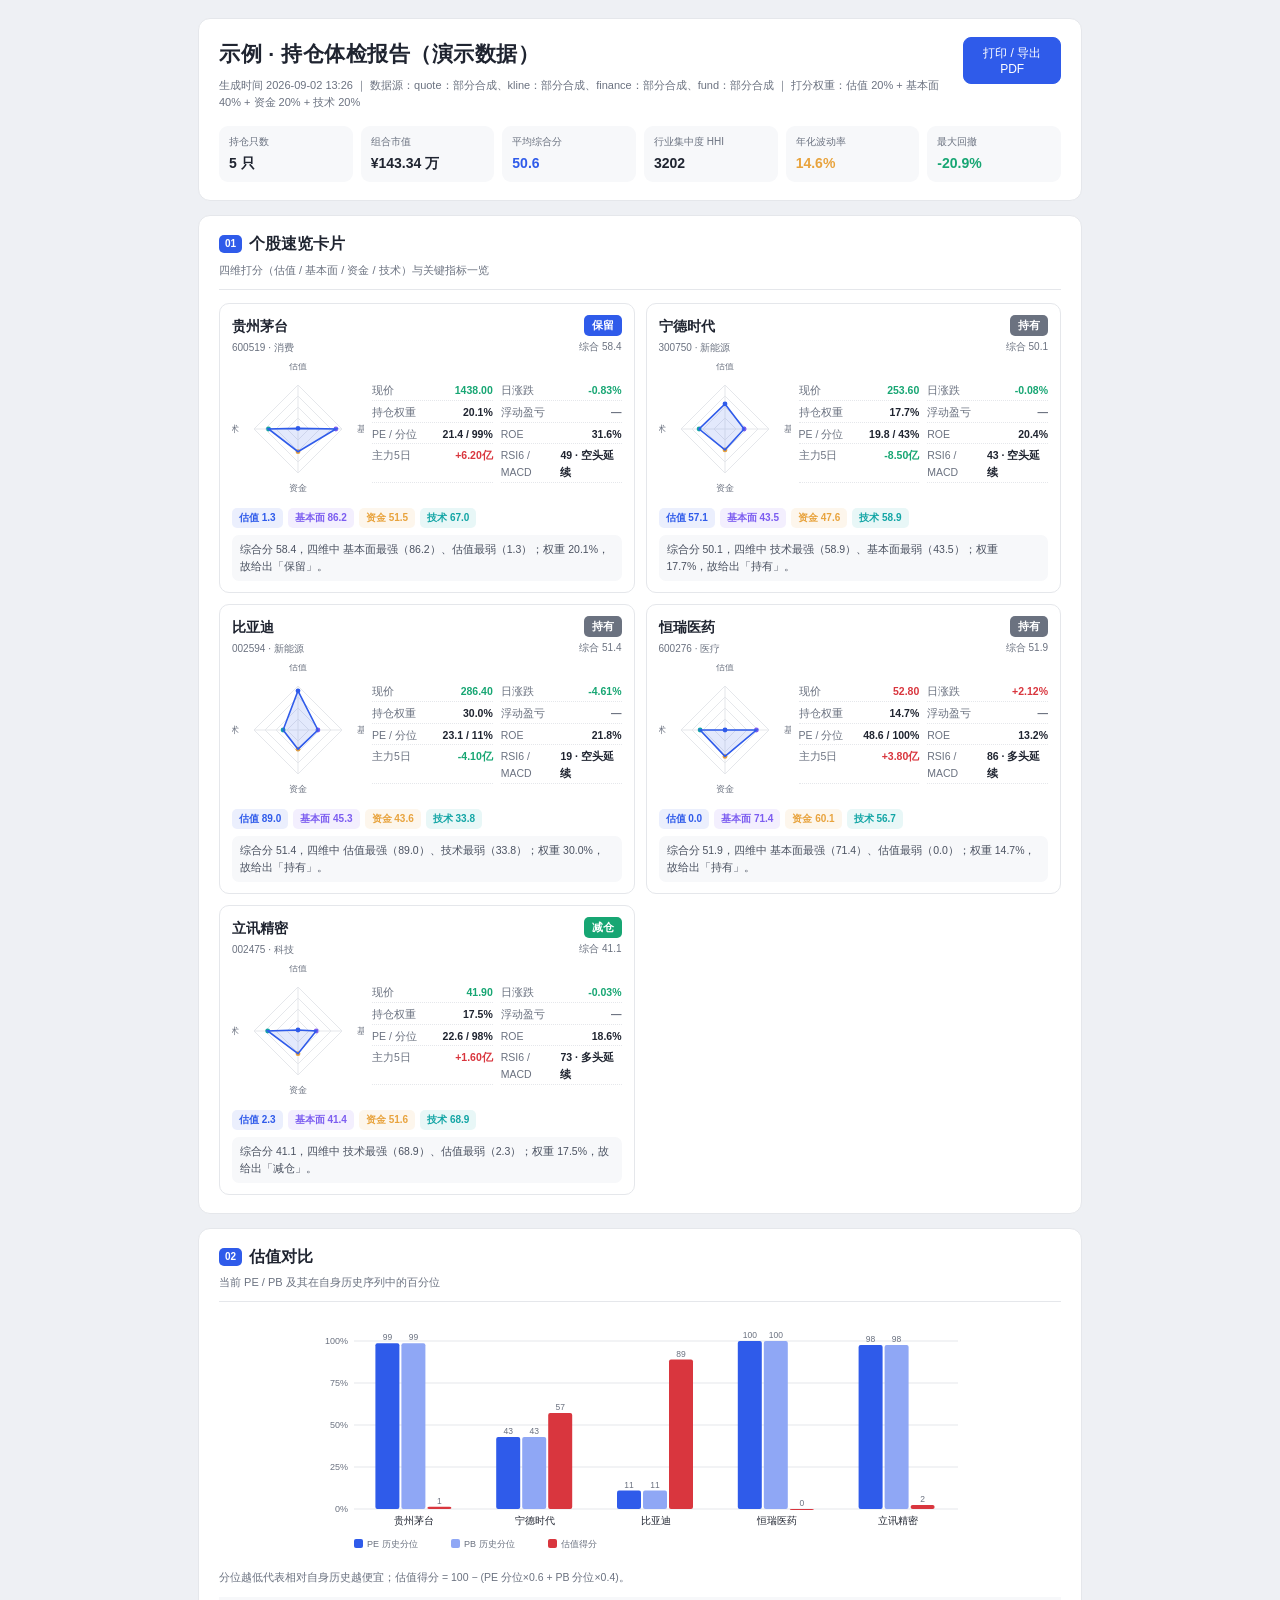
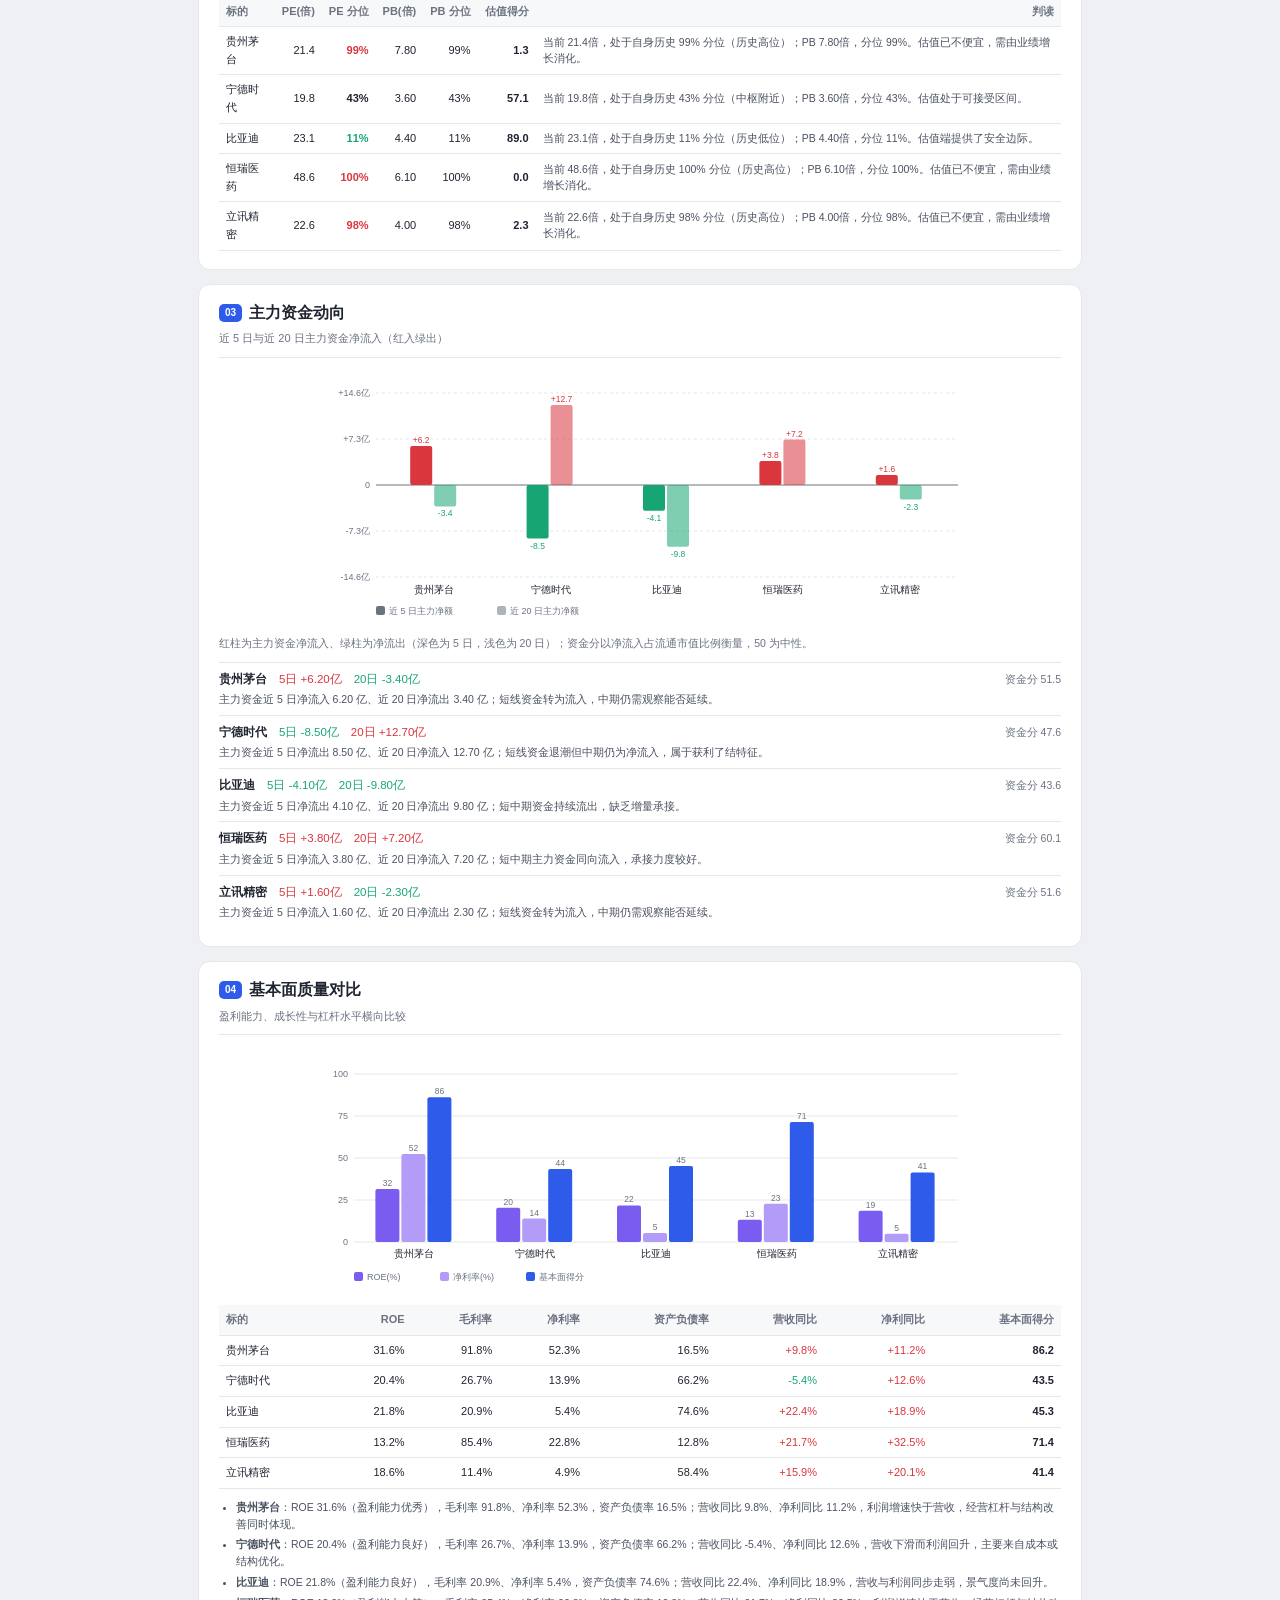
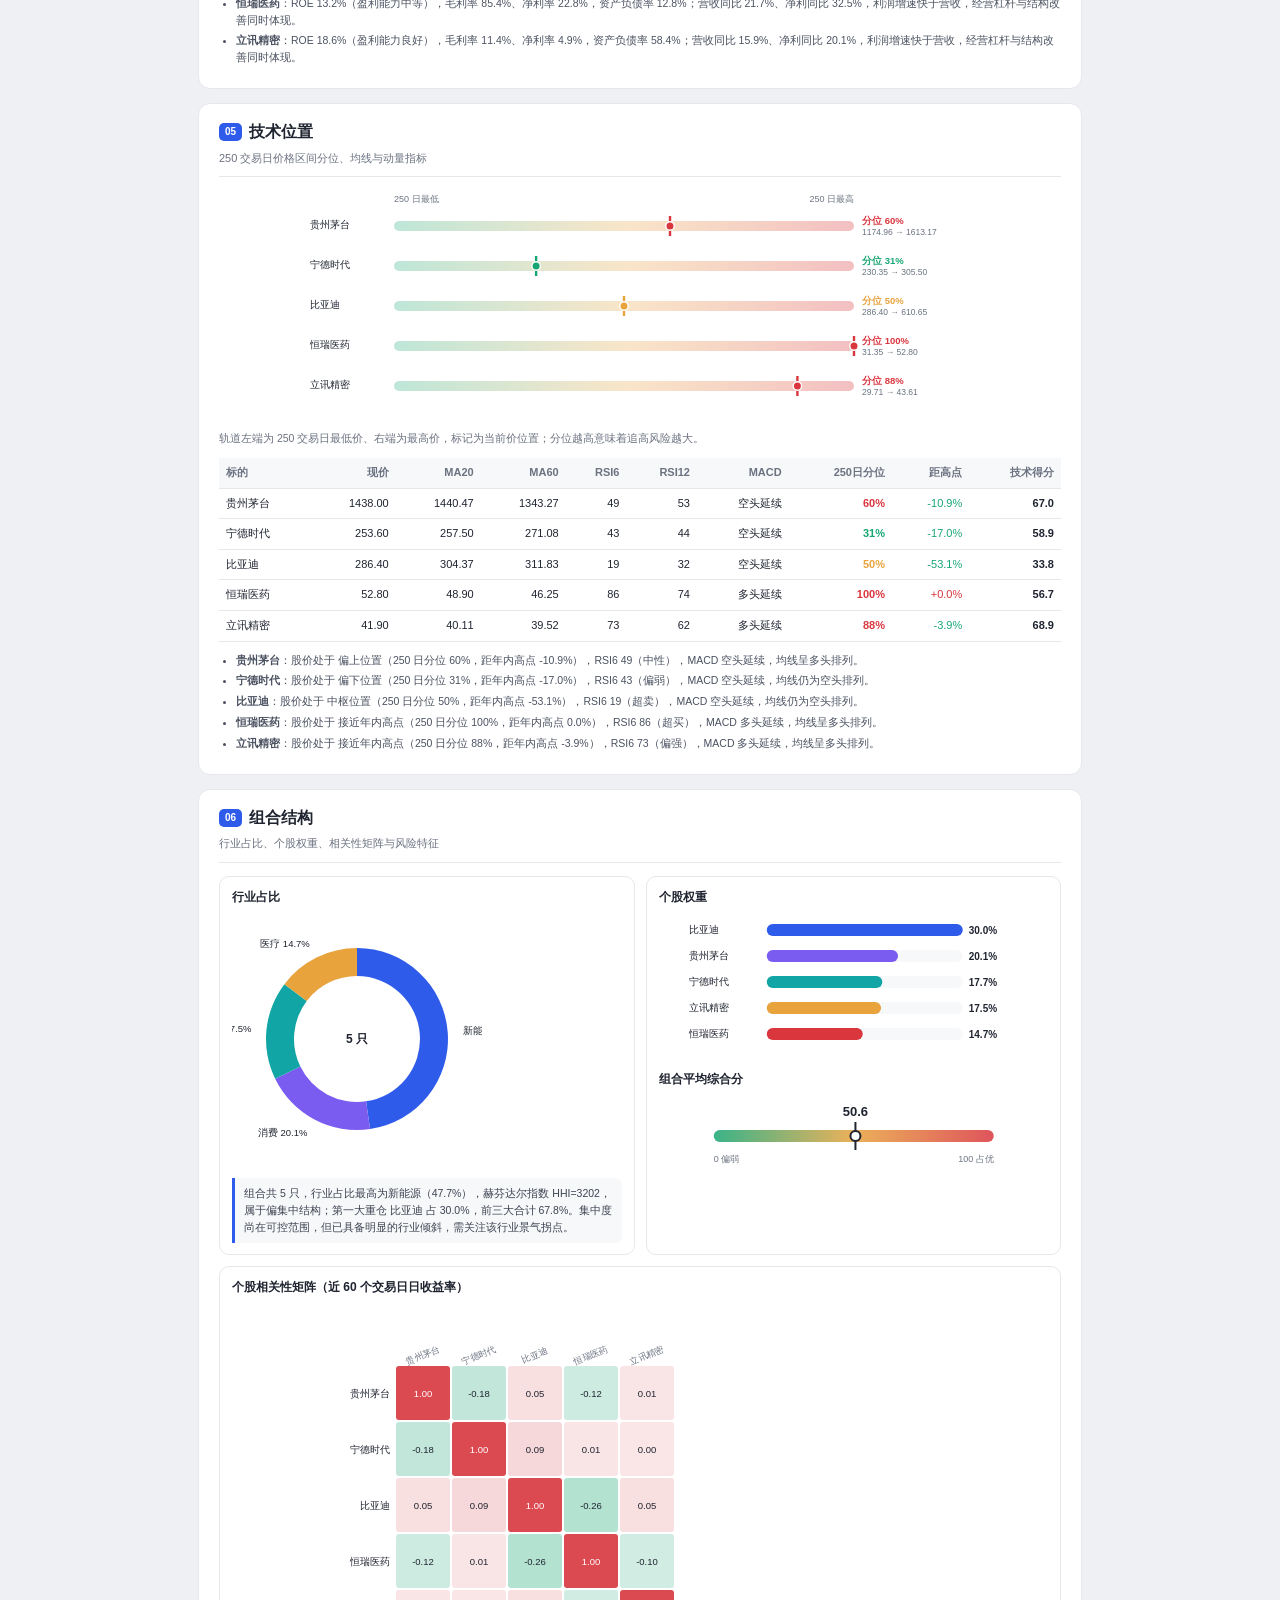
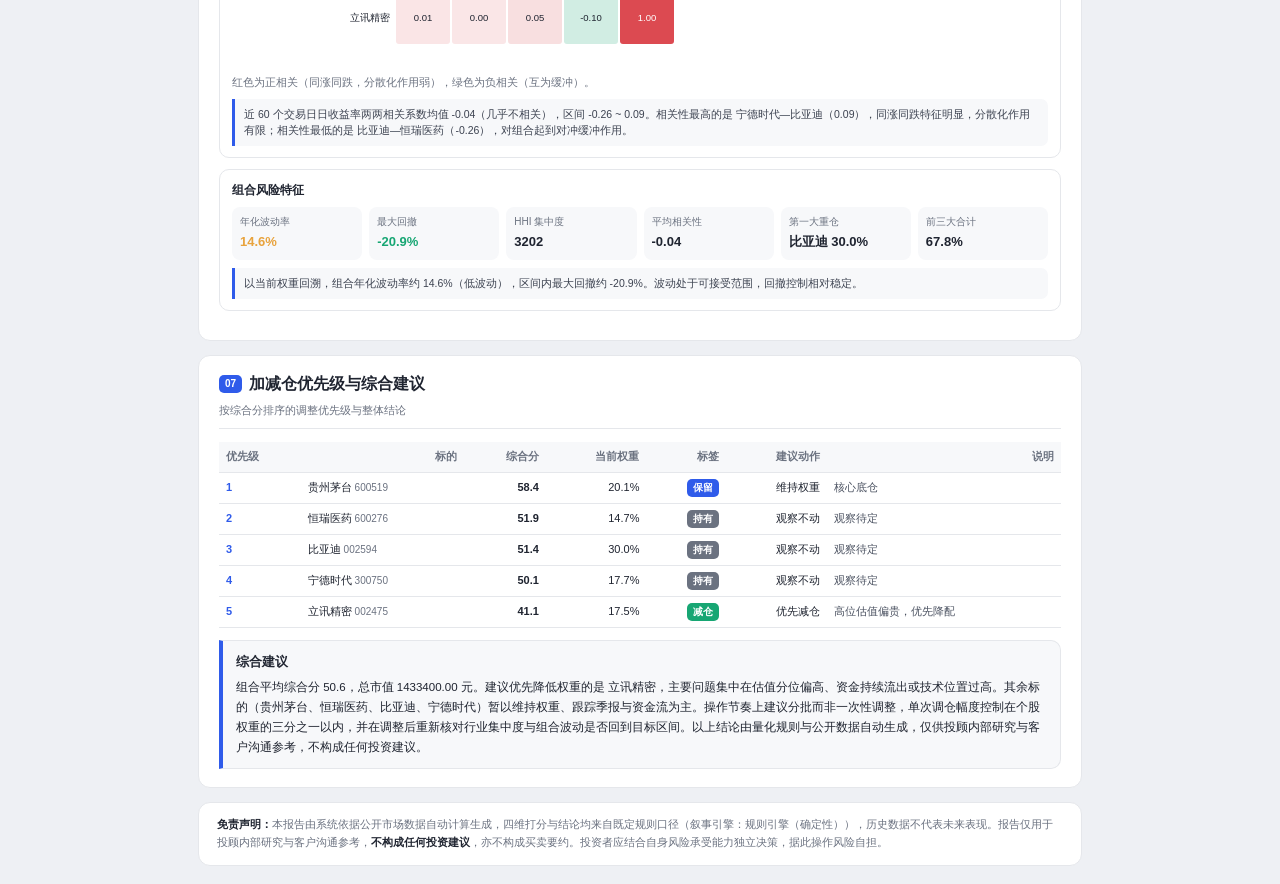
<file: 持仓体检报告_示例_demo.html>
<!doctype html>
<html lang="zh-CN"><head><meta charset="utf-8"/><meta name="viewport" content="width=device-width,initial-scale=1"/><title>示例 · 持仓体检报告（演示数据） · 2026-09-02</title><style>
:root{--ink:#1f2430;--sub:#6b7280;--line:#e5e7eb;--soft:#f7f8fa;
--up:#d9363e;--down:#17a673;--accent:#2f5bea;}
*{box-sizing:border-box;}
body{margin:0;background:#eef0f4;color:var(--ink);
font-family:"PingFang SC","Microsoft YaHei","Hiragino Sans GB","Source Han Sans SC",sans-serif;
font-size:12.5px;line-height:1.6;-webkit-print-color-adjust:exact;print-color-adjust:exact;}
.wrap{max-width:920px;margin:0 auto;padding:18px;}
.rp-head{background:#fff;border:1px solid var(--line);border-radius:12px;padding:18px 20px;margin-bottom:14px;}
.rp-title-row{display:flex;justify-content:space-between;align-items:flex-start;gap:12px;}
h1{margin:0;font-size:21px;letter-spacing:.5px;}
.rp-meta{margin:6px 0 0;color:var(--sub);font-size:11px;}
.rp-actions button{border:1px solid var(--accent);background:var(--accent);color:#fff;
border-radius:8px;padding:7px 14px;font-size:12px;cursor:pointer;}
.kpi-row{display:grid;grid-template-columns:repeat(6,1fr);gap:8px;margin-top:14px;}
.kpi{background:var(--soft);border-radius:9px;padding:8px 10px;display:flex;flex-direction:column;gap:2px;}
.kpi-l{font-size:10px;color:var(--sub);}
.kpi-v{font-size:14px;font-weight:700;}
.sec{background:#fff;border:1px solid var(--line);border-radius:12px;padding:16px 20px 18px;
margin-bottom:14px;page-break-inside:avoid;break-inside:avoid;}
.sec-head{border-bottom:1px solid var(--line);padding-bottom:9px;margin-bottom:13px;position:relative;}
.sec-idx{display:inline-block;background:var(--accent);color:#fff;font-size:10px;font-weight:700;
border-radius:5px;padding:1px 6px;margin-right:7px;vertical-align:2px;}
.sec-head h2{display:inline;font-size:15.5px;margin:0;}
.sec-sub{margin:5px 0 0;color:var(--sub);font-size:11px;}
.cards{display:grid;grid-template-columns:repeat(2,1fr);gap:11px;}
.card{border:1px solid var(--line);border-radius:10px;padding:11px 12px;background:#fff;
page-break-inside:avoid;break-inside:avoid;}
.card-top{display:flex;justify-content:space-between;align-items:flex-start;}
.card-id h3{margin:0;font-size:14px;}
.code{color:var(--sub);font-size:10px;}
.card-tag{text-align:right;}
.badge{display:inline-block;color:#fff;font-size:11px;font-weight:700;border-radius:5px;padding:2px 8px;}
.badge.sm{font-size:10px;padding:1px 6px;}
.score{display:block;font-size:10px;color:var(--sub);margin-top:3px;}
.card-mid{display:flex;gap:8px;align-items:center;margin-top:6px;}
.radar{flex:0 0 132px;}
.kvs{flex:1;display:grid;grid-template-columns:repeat(2,1fr);gap:2px 8px;}
.kv{display:flex;justify-content:space-between;font-size:10.5px;border-bottom:1px dotted var(--line);padding:1px 0;}
.kv span{color:var(--sub);}
.chips{display:flex;gap:5px;margin-top:7px;flex-wrap:wrap;}
.chip{font-size:10px;font-weight:600;border-radius:5px;padding:2px 7px;}
.card-note{margin:7px 0 0;font-size:10.5px;color:#4a5160;background:var(--soft);
border-radius:7px;padding:6px 8px;}
.tb{width:100%;border-collapse:collapse;margin-top:11px;font-size:11px;}
.tb th{background:var(--soft);color:var(--sub);font-weight:600;text-align:right;
padding:6px 7px;border-bottom:1px solid var(--line);white-space:nowrap;}
.tb td{text-align:right;padding:6px 7px;border-bottom:1px solid var(--line);}
.tb th:first-child,.tb td:first-child,.tb .nm{text-align:left;}
.tb .txt{text-align:left;color:#4a5160;font-size:10.5px;line-height:1.5;}
.tb .rk{text-align:center;font-weight:700;color:var(--accent);}
.hint{margin:8px 0 0;font-size:10.5px;color:var(--sub);}
.flow{list-style:none;padding:0;margin:10px 0 0;}
.flow li{border-top:1px solid var(--line);padding:7px 0;}
.fl-h{display:flex;gap:12px;align-items:baseline;font-size:11.5px;}
.fl-h .sc{margin-left:auto;color:var(--sub);font-size:10.5px;}
.flow p{margin:3px 0 0;font-size:10.5px;color:#4a5160;}
.reads{margin:10px 0 0;padding-left:17px;font-size:10.5px;color:#4a5160;}
.reads li{margin-bottom:4px;}
.grid2{display:grid;grid-template-columns:1fr 1fr;gap:11px;}
.panel{border:1px solid var(--line);border-radius:10px;padding:11px 12px;margin-bottom:11px;}
.panel h4{margin:0 0 7px;font-size:12px;}
.read{margin:8px 0 0;font-size:10.5px;color:#3d4351;background:var(--soft);
border-left:3px solid var(--accent);border-radius:0 7px 7px 0;padding:7px 9px;}
.riskrow{display:grid;grid-template-columns:repeat(6,1fr);gap:7px;}
.riskrow div{background:var(--soft);border-radius:8px;padding:7px 8px;display:flex;
flex-direction:column;gap:2px;}
.riskrow span{font-size:10px;color:var(--sub);}
.riskrow b{font-size:13px;}
.advice{margin-top:12px;border:1px solid var(--line);border-left:4px solid var(--accent);
border-radius:0 10px 10px 0;background:var(--soft);padding:11px 13px;}
.advice h4{margin:0 0 5px;font-size:12.5px;}
.advice p{margin:0;font-size:11.5px;line-height:1.75;}
.disc{background:#fff;border:1px solid var(--line);border-radius:12px;padding:13px 18px;
color:var(--sub);font-size:10.5px;line-height:1.7;}
.disc b{color:var(--ink);}
@media print{
  body{background:#fff;}
  .wrap{max-width:none;padding:0;}
  .no-print{display:none !important;}
  .sec,.rp-head,.disc{border-color:#dcdfe6;box-shadow:none;}
}
@page{size:A4;margin:12mm;}
</style></head><body><div class="wrap"><header class="rp-head"><div class="rp-title-row"><div><h1>示例 · 持仓体检报告（演示数据）</h1><p class="rp-meta">生成时间 2026-09-02 13:26 ｜ 数据源：quote：部分合成、kline：部分合成、finance：部分合成、fund：部分合成 ｜ 打分权重：估值 20% + 基本面 40% + 资金 20% + 技术 20%</p></div><div class="rp-actions no-print"><button onclick="window.print()">打印 / 导出 PDF</button></div></div><div class="kpi-row"><div class="kpi"><span class="kpi-l">持仓只数</span><span class="kpi-v" style="color:#1f2430">5 只</span></div><div class="kpi"><span class="kpi-l">组合市值</span><span class="kpi-v" style="color:#1f2430">¥143.34 万</span></div><div class="kpi"><span class="kpi-l">平均综合分</span><span class="kpi-v" style="color:#2f5bea">50.6</span></div><div class="kpi"><span class="kpi-l">行业集中度 HHI</span><span class="kpi-v" style="color:#1f2430">3202</span></div><div class="kpi"><span class="kpi-l">年化波动率</span><span class="kpi-v" style="color:#e8a33d">14.6%</span></div><div class="kpi"><span class="kpi-l">最大回撤</span><span class="kpi-v" style="color:#17a673">-20.9%</span></div></div></header><section class="sec"><div class="sec-head"><span class="sec-idx">01</span><h2>个股速览卡片</h2><p class="sec-sub">四维打分（估值 / 基本面 / 资金 / 技术）与关键指标一览</p></div><div class="sec-body"><div class="cards"><article class="card"><div class="card-top"><div class="card-id"><h3>贵州茅台</h3><span class="code">600519 · 消费</span></div><div class="card-tag"><span class="badge" style="background:#2f5bea">保留</span><span class="score">综合 58.4</span></div></div><div class="card-mid"><div class="radar"><svg viewBox="0 0 132 132" width="132" height="132" role="img"><polygon points="66.0,55.0 77.0,66.0 66.0,77.0 55.0,66.0" fill="none" stroke="#e5e7eb" stroke-width="1"/><polygon points="66.0,44.0 88.0,66.0 66.0,88.0 44.0,66.0" fill="none" stroke="#e5e7eb" stroke-width="1"/><polygon points="66.0,33.0 99.0,66.0 66.0,99.0 33.0,66.0" fill="none" stroke="#e5e7eb" stroke-width="1"/><polygon points="66.0,22.0 110.0,66.0 66.0,110.0 22.0,66.0" fill="none" stroke="#e5e7eb" stroke-width="1"/><line x1="66.0" y1="66.0" x2="66.0" y2="22.0" stroke="#e5e7eb" stroke-width="1"/><line x1="66.0" y1="66.0" x2="110.0" y2="66.0" stroke="#e5e7eb" stroke-width="1"/><line x1="66.0" y1="66.0" x2="66.0" y2="110.0" stroke="#e5e7eb" stroke-width="1"/><line x1="66.0" y1="66.0" x2="22.0" y2="66.0" stroke="#e5e7eb" stroke-width="1"/><circle cx="66.0" cy="65.4" r="2.4" fill="#2f5bea"/><circle cx="103.9" cy="66.0" r="2.4" fill="#7b5cf0"/><circle cx="66.0" cy="88.7" r="2.4" fill="#e8a33d"/><circle cx="36.5" cy="66.0" r="2.4" fill="#12a5a5"/><polygon points="66.0,65.4 103.9,66.0 66.0,88.7 36.5,66.0" fill="#2f5bea22" stroke="#2f5bea" stroke-width="1.6"/><text x="66.0" y="6.0" text-anchor="middle" font-size="9" fill="#6b7280">估值</text><text x="125.0" y="69.0" text-anchor="start" font-size="9" fill="#6b7280">基本面</text><text x="66.0" y="128.0" text-anchor="middle" font-size="9" fill="#6b7280">资金</text><text x="7.0" y="69.0" text-anchor="end" font-size="9" fill="#6b7280">技术</text></svg></div><div class="kvs"><div class="kv"><span>现价</span><b style="color:#17a673">1438.00</b></div><div class="kv"><span>日涨跌</span><b style="color:#17a673">-0.83%</b></div><div class="kv"><span>持仓权重</span><b style="color:#1f2430">20.1%</b></div><div class="kv"><span>浮动盈亏</span><b style="color:#6b7280">—</b></div><div class="kv"><span>PE / 分位</span><b style="color:#1f2430">21.4 / 99%</b></div><div class="kv"><span>ROE</span><b style="color:#1f2430">31.6%</b></div><div class="kv"><span>主力5日</span><b style="color:#d9363e">+6.20亿</b></div><div class="kv"><span>RSI6 / MACD</span><b style="color:#1f2430">49 · 空头延续</b></div></div></div><div class="chips"><span class="chip" style="background:#2f5bea18;color:#2f5bea">估值 1.3</span><span class="chip" style="background:#7b5cf018;color:#7b5cf0">基本面 86.2</span><span class="chip" style="background:#e8a33d18;color:#e8a33d">资金 51.5</span><span class="chip" style="background:#12a5a518;color:#12a5a5">技术 67.0</span></div><p class="card-note">综合分 58.4，四维中 基本面最强（86.2）、估值最弱（1.3）；权重 20.1%，故给出「保留」。</p></article><article class="card"><div class="card-top"><div class="card-id"><h3>宁德时代</h3><span class="code">300750 · 新能源</span></div><div class="card-tag"><span class="badge" style="background:#6b7280">持有</span><span class="score">综合 50.1</span></div></div><div class="card-mid"><div class="radar"><svg viewBox="0 0 132 132" width="132" height="132" role="img"><polygon points="66.0,55.0 77.0,66.0 66.0,77.0 55.0,66.0" fill="none" stroke="#e5e7eb" stroke-width="1"/><polygon points="66.0,44.0 88.0,66.0 66.0,88.0 44.0,66.0" fill="none" stroke="#e5e7eb" stroke-width="1"/><polygon points="66.0,33.0 99.0,66.0 66.0,99.0 33.0,66.0" fill="none" stroke="#e5e7eb" stroke-width="1"/><polygon points="66.0,22.0 110.0,66.0 66.0,110.0 22.0,66.0" fill="none" stroke="#e5e7eb" stroke-width="1"/><line x1="66.0" y1="66.0" x2="66.0" y2="22.0" stroke="#e5e7eb" stroke-width="1"/><line x1="66.0" y1="66.0" x2="110.0" y2="66.0" stroke="#e5e7eb" stroke-width="1"/><line x1="66.0" y1="66.0" x2="66.0" y2="110.0" stroke="#e5e7eb" stroke-width="1"/><line x1="66.0" y1="66.0" x2="22.0" y2="66.0" stroke="#e5e7eb" stroke-width="1"/><circle cx="66.0" cy="40.9" r="2.4" fill="#2f5bea"/><circle cx="85.1" cy="66.0" r="2.4" fill="#7b5cf0"/><circle cx="66.0" cy="86.9" r="2.4" fill="#e8a33d"/><circle cx="40.1" cy="66.0" r="2.4" fill="#12a5a5"/><polygon points="66.0,40.9 85.1,66.0 66.0,86.9 40.1,66.0" fill="#2f5bea22" stroke="#2f5bea" stroke-width="1.6"/><text x="66.0" y="6.0" text-anchor="middle" font-size="9" fill="#6b7280">估值</text><text x="125.0" y="69.0" text-anchor="start" font-size="9" fill="#6b7280">基本面</text><text x="66.0" y="128.0" text-anchor="middle" font-size="9" fill="#6b7280">资金</text><text x="7.0" y="69.0" text-anchor="end" font-size="9" fill="#6b7280">技术</text></svg></div><div class="kvs"><div class="kv"><span>现价</span><b style="color:#17a673">253.60</b></div><div class="kv"><span>日涨跌</span><b style="color:#17a673">-0.08%</b></div><div class="kv"><span>持仓权重</span><b style="color:#1f2430">17.7%</b></div><div class="kv"><span>浮动盈亏</span><b style="color:#6b7280">—</b></div><div class="kv"><span>PE / 分位</span><b style="color:#1f2430">19.8 / 43%</b></div><div class="kv"><span>ROE</span><b style="color:#1f2430">20.4%</b></div><div class="kv"><span>主力5日</span><b style="color:#17a673">-8.50亿</b></div><div class="kv"><span>RSI6 / MACD</span><b style="color:#1f2430">43 · 空头延续</b></div></div></div><div class="chips"><span class="chip" style="background:#2f5bea18;color:#2f5bea">估值 57.1</span><span class="chip" style="background:#7b5cf018;color:#7b5cf0">基本面 43.5</span><span class="chip" style="background:#e8a33d18;color:#e8a33d">资金 47.6</span><span class="chip" style="background:#12a5a518;color:#12a5a5">技术 58.9</span></div><p class="card-note">综合分 50.1，四维中 技术最强（58.9）、基本面最弱（43.5）；权重 17.7%，故给出「持有」。</p></article><article class="card"><div class="card-top"><div class="card-id"><h3>比亚迪</h3><span class="code">002594 · 新能源</span></div><div class="card-tag"><span class="badge" style="background:#6b7280">持有</span><span class="score">综合 51.4</span></div></div><div class="card-mid"><div class="radar"><svg viewBox="0 0 132 132" width="132" height="132" role="img"><polygon points="66.0,55.0 77.0,66.0 66.0,77.0 55.0,66.0" fill="none" stroke="#e5e7eb" stroke-width="1"/><polygon points="66.0,44.0 88.0,66.0 66.0,88.0 44.0,66.0" fill="none" stroke="#e5e7eb" stroke-width="1"/><polygon points="66.0,33.0 99.0,66.0 66.0,99.0 33.0,66.0" fill="none" stroke="#e5e7eb" stroke-width="1"/><polygon points="66.0,22.0 110.0,66.0 66.0,110.0 22.0,66.0" fill="none" stroke="#e5e7eb" stroke-width="1"/><line x1="66.0" y1="66.0" x2="66.0" y2="22.0" stroke="#e5e7eb" stroke-width="1"/><line x1="66.0" y1="66.0" x2="110.0" y2="66.0" stroke="#e5e7eb" stroke-width="1"/><line x1="66.0" y1="66.0" x2="66.0" y2="110.0" stroke="#e5e7eb" stroke-width="1"/><line x1="66.0" y1="66.0" x2="22.0" y2="66.0" stroke="#e5e7eb" stroke-width="1"/><circle cx="66.0" cy="26.8" r="2.4" fill="#2f5bea"/><circle cx="85.9" cy="66.0" r="2.4" fill="#7b5cf0"/><circle cx="66.0" cy="85.2" r="2.4" fill="#e8a33d"/><circle cx="51.1" cy="66.0" r="2.4" fill="#12a5a5"/><polygon points="66.0,26.8 85.9,66.0 66.0,85.2 51.1,66.0" fill="#2f5bea22" stroke="#2f5bea" stroke-width="1.6"/><text x="66.0" y="6.0" text-anchor="middle" font-size="9" fill="#6b7280">估值</text><text x="125.0" y="69.0" text-anchor="start" font-size="9" fill="#6b7280">基本面</text><text x="66.0" y="128.0" text-anchor="middle" font-size="9" fill="#6b7280">资金</text><text x="7.0" y="69.0" text-anchor="end" font-size="9" fill="#6b7280">技术</text></svg></div><div class="kvs"><div class="kv"><span>现价</span><b style="color:#17a673">286.40</b></div><div class="kv"><span>日涨跌</span><b style="color:#17a673">-4.61%</b></div><div class="kv"><span>持仓权重</span><b style="color:#1f2430">30.0%</b></div><div class="kv"><span>浮动盈亏</span><b style="color:#6b7280">—</b></div><div class="kv"><span>PE / 分位</span><b style="color:#1f2430">23.1 / 11%</b></div><div class="kv"><span>ROE</span><b style="color:#1f2430">21.8%</b></div><div class="kv"><span>主力5日</span><b style="color:#17a673">-4.10亿</b></div><div class="kv"><span>RSI6 / MACD</span><b style="color:#1f2430">19 · 空头延续</b></div></div></div><div class="chips"><span class="chip" style="background:#2f5bea18;color:#2f5bea">估值 89.0</span><span class="chip" style="background:#7b5cf018;color:#7b5cf0">基本面 45.3</span><span class="chip" style="background:#e8a33d18;color:#e8a33d">资金 43.6</span><span class="chip" style="background:#12a5a518;color:#12a5a5">技术 33.8</span></div><p class="card-note">综合分 51.4，四维中 估值最强（89.0）、技术最弱（33.8）；权重 30.0%，故给出「持有」。</p></article><article class="card"><div class="card-top"><div class="card-id"><h3>恒瑞医药</h3><span class="code">600276 · 医疗</span></div><div class="card-tag"><span class="badge" style="background:#6b7280">持有</span><span class="score">综合 51.9</span></div></div><div class="card-mid"><div class="radar"><svg viewBox="0 0 132 132" width="132" height="132" role="img"><polygon points="66.0,55.0 77.0,66.0 66.0,77.0 55.0,66.0" fill="none" stroke="#e5e7eb" stroke-width="1"/><polygon points="66.0,44.0 88.0,66.0 66.0,88.0 44.0,66.0" fill="none" stroke="#e5e7eb" stroke-width="1"/><polygon points="66.0,33.0 99.0,66.0 66.0,99.0 33.0,66.0" fill="none" stroke="#e5e7eb" stroke-width="1"/><polygon points="66.0,22.0 110.0,66.0 66.0,110.0 22.0,66.0" fill="none" stroke="#e5e7eb" stroke-width="1"/><line x1="66.0" y1="66.0" x2="66.0" y2="22.0" stroke="#e5e7eb" stroke-width="1"/><line x1="66.0" y1="66.0" x2="110.0" y2="66.0" stroke="#e5e7eb" stroke-width="1"/><line x1="66.0" y1="66.0" x2="66.0" y2="110.0" stroke="#e5e7eb" stroke-width="1"/><line x1="66.0" y1="66.0" x2="22.0" y2="66.0" stroke="#e5e7eb" stroke-width="1"/><circle cx="66.0" cy="66.0" r="2.4" fill="#2f5bea"/><circle cx="97.4" cy="66.0" r="2.4" fill="#7b5cf0"/><circle cx="66.0" cy="92.4" r="2.4" fill="#e8a33d"/><circle cx="41.1" cy="66.0" r="2.4" fill="#12a5a5"/><polygon points="66.0,66.0 97.4,66.0 66.0,92.4 41.1,66.0" fill="#2f5bea22" stroke="#2f5bea" stroke-width="1.6"/><text x="66.0" y="6.0" text-anchor="middle" font-size="9" fill="#6b7280">估值</text><text x="125.0" y="69.0" text-anchor="start" font-size="9" fill="#6b7280">基本面</text><text x="66.0" y="128.0" text-anchor="middle" font-size="9" fill="#6b7280">资金</text><text x="7.0" y="69.0" text-anchor="end" font-size="9" fill="#6b7280">技术</text></svg></div><div class="kvs"><div class="kv"><span>现价</span><b style="color:#d9363e">52.80</b></div><div class="kv"><span>日涨跌</span><b style="color:#d9363e">+2.12%</b></div><div class="kv"><span>持仓权重</span><b style="color:#1f2430">14.7%</b></div><div class="kv"><span>浮动盈亏</span><b style="color:#6b7280">—</b></div><div class="kv"><span>PE / 分位</span><b style="color:#1f2430">48.6 / 100%</b></div><div class="kv"><span>ROE</span><b style="color:#1f2430">13.2%</b></div><div class="kv"><span>主力5日</span><b style="color:#d9363e">+3.80亿</b></div><div class="kv"><span>RSI6 / MACD</span><b style="color:#1f2430">86 · 多头延续</b></div></div></div><div class="chips"><span class="chip" style="background:#2f5bea18;color:#2f5bea">估值 0.0</span><span class="chip" style="background:#7b5cf018;color:#7b5cf0">基本面 71.4</span><span class="chip" style="background:#e8a33d18;color:#e8a33d">资金 60.1</span><span class="chip" style="background:#12a5a518;color:#12a5a5">技术 56.7</span></div><p class="card-note">综合分 51.9，四维中 基本面最强（71.4）、估值最弱（0.0）；权重 14.7%，故给出「持有」。</p></article><article class="card"><div class="card-top"><div class="card-id"><h3>立讯精密</h3><span class="code">002475 · 科技</span></div><div class="card-tag"><span class="badge" style="background:#17a673">减仓</span><span class="score">综合 41.1</span></div></div><div class="card-mid"><div class="radar"><svg viewBox="0 0 132 132" width="132" height="132" role="img"><polygon points="66.0,55.0 77.0,66.0 66.0,77.0 55.0,66.0" fill="none" stroke="#e5e7eb" stroke-width="1"/><polygon points="66.0,44.0 88.0,66.0 66.0,88.0 44.0,66.0" fill="none" stroke="#e5e7eb" stroke-width="1"/><polygon points="66.0,33.0 99.0,66.0 66.0,99.0 33.0,66.0" fill="none" stroke="#e5e7eb" stroke-width="1"/><polygon points="66.0,22.0 110.0,66.0 66.0,110.0 22.0,66.0" fill="none" stroke="#e5e7eb" stroke-width="1"/><line x1="66.0" y1="66.0" x2="66.0" y2="22.0" stroke="#e5e7eb" stroke-width="1"/><line x1="66.0" y1="66.0" x2="110.0" y2="66.0" stroke="#e5e7eb" stroke-width="1"/><line x1="66.0" y1="66.0" x2="66.0" y2="110.0" stroke="#e5e7eb" stroke-width="1"/><line x1="66.0" y1="66.0" x2="22.0" y2="66.0" stroke="#e5e7eb" stroke-width="1"/><circle cx="66.0" cy="65.0" r="2.4" fill="#2f5bea"/><circle cx="84.2" cy="66.0" r="2.4" fill="#7b5cf0"/><circle cx="66.0" cy="88.7" r="2.4" fill="#e8a33d"/><circle cx="35.7" cy="66.0" r="2.4" fill="#12a5a5"/><polygon points="66.0,65.0 84.2,66.0 66.0,88.7 35.7,66.0" fill="#2f5bea22" stroke="#2f5bea" stroke-width="1.6"/><text x="66.0" y="6.0" text-anchor="middle" font-size="9" fill="#6b7280">估值</text><text x="125.0" y="69.0" text-anchor="start" font-size="9" fill="#6b7280">基本面</text><text x="66.0" y="128.0" text-anchor="middle" font-size="9" fill="#6b7280">资金</text><text x="7.0" y="69.0" text-anchor="end" font-size="9" fill="#6b7280">技术</text></svg></div><div class="kvs"><div class="kv"><span>现价</span><b style="color:#17a673">41.90</b></div><div class="kv"><span>日涨跌</span><b style="color:#17a673">-0.03%</b></div><div class="kv"><span>持仓权重</span><b style="color:#1f2430">17.5%</b></div><div class="kv"><span>浮动盈亏</span><b style="color:#6b7280">—</b></div><div class="kv"><span>PE / 分位</span><b style="color:#1f2430">22.6 / 98%</b></div><div class="kv"><span>ROE</span><b style="color:#1f2430">18.6%</b></div><div class="kv"><span>主力5日</span><b style="color:#d9363e">+1.60亿</b></div><div class="kv"><span>RSI6 / MACD</span><b style="color:#1f2430">73 · 多头延续</b></div></div></div><div class="chips"><span class="chip" style="background:#2f5bea18;color:#2f5bea">估值 2.3</span><span class="chip" style="background:#7b5cf018;color:#7b5cf0">基本面 41.4</span><span class="chip" style="background:#e8a33d18;color:#e8a33d">资金 51.6</span><span class="chip" style="background:#12a5a518;color:#12a5a5">技术 68.9</span></div><p class="card-note">综合分 41.1，四维中 技术最强（68.9）、估值最弱（2.3）；权重 17.5%，故给出「减仓」。</p></article></div></div></section><section class="sec"><div class="sec-head"><span class="sec-idx">02</span><h2>估值对比</h2><p class="sec-sub">当前 PE / PB 及其在自身历史序列中的百分位</p></div><div class="sec-body"><svg viewBox="0 0 660 240" width="100%" height="240" role="img"><line x1="44" y1="194.0" x2="648" y2="194.0" stroke="#e5e7eb" stroke-width="1"/><text x="38" y="197.0" text-anchor="end" font-size="9" fill="#6b7280">0%</text><line x1="44" y1="152.0" x2="648" y2="152.0" stroke="#e5e7eb" stroke-width="1"/><text x="38" y="155.0" text-anchor="end" font-size="9" fill="#6b7280">25%</text><line x1="44" y1="110.0" x2="648" y2="110.0" stroke="#e5e7eb" stroke-width="1"/><text x="38" y="113.0" text-anchor="end" font-size="9" fill="#6b7280">50%</text><line x1="44" y1="68.0" x2="648" y2="68.0" stroke="#e5e7eb" stroke-width="1"/><text x="38" y="71.0" text-anchor="end" font-size="9" fill="#6b7280">75%</text><line x1="44" y1="26.0" x2="648" y2="26.0" stroke="#e5e7eb" stroke-width="1"/><text x="38" y="29.0" text-anchor="end" font-size="9" fill="#6b7280">100%</text><rect x="65.4" y="28.2" width="24.0" height="165.8" rx="2" fill="#2f5bea"/><text x="77.4" y="25.2" text-anchor="middle" font-size="8.5" fill="#6b7280">99</text><rect x="91.4" y="28.2" width="24.0" height="165.8" rx="2" fill="#8fa7f5"/><text x="103.4" y="25.2" text-anchor="middle" font-size="8.5" fill="#6b7280">99</text><rect x="117.4" y="191.8" width="24.0" height="2.2" rx="2" fill="#d9363e"/><text x="129.4" y="188.8" text-anchor="middle" font-size="8.5" fill="#6b7280">1</text><text x="104.4" y="209.0" text-anchor="middle" font-size="9.5" fill="#1f2430">贵州茅台</text><rect x="186.2" y="121.9" width="24.0" height="72.1" rx="2" fill="#2f5bea"/><text x="198.2" y="118.9" text-anchor="middle" font-size="8.5" fill="#6b7280">43</text><rect x="212.2" y="121.9" width="24.0" height="72.1" rx="2" fill="#8fa7f5"/><text x="224.2" y="118.9" text-anchor="middle" font-size="8.5" fill="#6b7280">43</text><rect x="238.2" y="98.1" width="24.0" height="95.9" rx="2" fill="#d9363e"/><text x="250.2" y="95.1" text-anchor="middle" font-size="8.5" fill="#6b7280">57</text><text x="225.2" y="209.0" text-anchor="middle" font-size="9.5" fill="#1f2430">宁德时代</text><rect x="307.0" y="175.5" width="24.0" height="18.5" rx="2" fill="#2f5bea"/><text x="319.0" y="172.5" text-anchor="middle" font-size="8.5" fill="#6b7280">11</text><rect x="333.0" y="175.5" width="24.0" height="18.5" rx="2" fill="#8fa7f5"/><text x="345.0" y="172.5" text-anchor="middle" font-size="8.5" fill="#6b7280">11</text><rect x="359.0" y="44.5" width="24.0" height="149.5" rx="2" fill="#d9363e"/><text x="371.0" y="41.5" text-anchor="middle" font-size="8.5" fill="#6b7280">89</text><text x="346.0" y="209.0" text-anchor="middle" font-size="9.5" fill="#1f2430">比亚迪</text><rect x="427.8" y="26.0" width="24.0" height="168.0" rx="2" fill="#2f5bea"/><text x="439.8" y="23.0" text-anchor="middle" font-size="8.5" fill="#6b7280">100</text><rect x="453.8" y="26.0" width="24.0" height="168.0" rx="2" fill="#8fa7f5"/><text x="465.8" y="23.0" text-anchor="middle" font-size="8.5" fill="#6b7280">100</text><rect x="479.8" y="194.0" width="24.0" height="1.0" rx="2" fill="#d9363e"/><text x="491.8" y="191.0" text-anchor="middle" font-size="8.5" fill="#6b7280">0</text><text x="466.8" y="209.0" text-anchor="middle" font-size="9.5" fill="#1f2430">恒瑞医药</text><rect x="548.6" y="29.9" width="24.0" height="164.1" rx="2" fill="#2f5bea"/><text x="560.6" y="26.9" text-anchor="middle" font-size="8.5" fill="#6b7280">98</text><rect x="574.6" y="29.9" width="24.0" height="164.1" rx="2" fill="#8fa7f5"/><text x="586.6" y="26.9" text-anchor="middle" font-size="8.5" fill="#6b7280">98</text><rect x="600.6" y="190.1" width="24.0" height="3.9" rx="2" fill="#d9363e"/><text x="612.6" y="187.1" text-anchor="middle" font-size="8.5" fill="#6b7280">2</text><text x="587.6" y="209.0" text-anchor="middle" font-size="9.5" fill="#1f2430">立讯精密</text><rect x="44" y="224" width="9" height="9" rx="2" fill="#2f5bea"/><text x="57" y="232" font-size="9" fill="#6b7280">PE 历史分位</text><rect x="141" y="224" width="9" height="9" rx="2" fill="#8fa7f5"/><text x="154" y="232" font-size="9" fill="#6b7280">PB 历史分位</text><rect x="238" y="224" width="9" height="9" rx="2" fill="#d9363e"/><text x="251" y="232" font-size="9" fill="#6b7280">估值得分</text></svg><p class="hint">分位越低代表相对自身历史越便宜；估值得分 = 100 − (PE 分位×0.6 + PB 分位×0.4)。</p><table class="tb"><thead><tr><th>标的</th><th>PE(倍)</th><th>PE 分位</th><th>PB(倍)</th><th>PB 分位</th><th>估值得分</th><th>判读</th></tr></thead><tbody><tr><td class="nm">贵州茅台</td><td>21.4</td><td style="color:#d9363e;font-weight:600">99%</td><td>7.80</td><td>99%</td><td><b>1.3</b></td><td class="txt">当前 21.4倍，处于自身历史 99% 分位（历史高位）；PB 7.80倍，分位 99%。估值已不便宜，需由业绩增长消化。</td></tr><tr><td class="nm">宁德时代</td><td>19.8</td><td style="color:#1f2430;font-weight:600">43%</td><td>3.60</td><td>43%</td><td><b>57.1</b></td><td class="txt">当前 19.8倍，处于自身历史 43% 分位（中枢附近）；PB 3.60倍，分位 43%。估值处于可接受区间。</td></tr><tr><td class="nm">比亚迪</td><td>23.1</td><td style="color:#17a673;font-weight:600">11%</td><td>4.40</td><td>11%</td><td><b>89.0</b></td><td class="txt">当前 23.1倍，处于自身历史 11% 分位（历史低位）；PB 4.40倍，分位 11%。估值端提供了安全边际。</td></tr><tr><td class="nm">恒瑞医药</td><td>48.6</td><td style="color:#d9363e;font-weight:600">100%</td><td>6.10</td><td>100%</td><td><b>0.0</b></td><td class="txt">当前 48.6倍，处于自身历史 100% 分位（历史高位）；PB 6.10倍，分位 100%。估值已不便宜，需由业绩增长消化。</td></tr><tr><td class="nm">立讯精密</td><td>22.6</td><td style="color:#d9363e;font-weight:600">98%</td><td>4.00</td><td>98%</td><td><b>2.3</b></td><td class="txt">当前 22.6倍，处于自身历史 98% 分位（历史高位）；PB 4.00倍，分位 98%。估值已不便宜，需由业绩增长消化。</td></tr></tbody></table></div></section><section class="sec"><div class="sec-head"><span class="sec-idx">03</span><h2>主力资金动向</h2><p class="sec-sub">近 5 日与近 20 日主力资金净流入（红入绿出）</p></div><div class="sec-body"><svg viewBox="0 0 660 250" width="100%" height="250" role="img"><line x1="66" y1="114.0" x2="648" y2="114.0" stroke="#6b7280" stroke-width="1.2"/><line x1="66" y1="68.0" x2="648" y2="68.0" stroke="#e5e7eb" stroke-width="1" stroke-dasharray="3 3"/><text x="60" y="71.0" text-anchor="end" font-size="9" fill="#6b7280">+7.3亿</text><line x1="66" y1="160.0" x2="648" y2="160.0" stroke="#e5e7eb" stroke-width="1" stroke-dasharray="3 3"/><text x="60" y="163.0" text-anchor="end" font-size="9" fill="#6b7280">-7.3亿</text><line x1="66" y1="22.0" x2="648" y2="22.0" stroke="#e5e7eb" stroke-width="1" stroke-dasharray="3 3"/><text x="60" y="25.0" text-anchor="end" font-size="9" fill="#6b7280">+14.6亿</text><line x1="66" y1="206.0" x2="648" y2="206.0" stroke="#e5e7eb" stroke-width="1" stroke-dasharray="3 3"/><text x="60" y="209.0" text-anchor="end" font-size="9" fill="#6b7280">-14.6亿</text><text x="60" y="117.0" text-anchor="end" font-size="9" fill="#6b7280">0</text><rect x="100.2" y="74.9" width="22.0" height="39.1" rx="2" fill="#d9363e" opacity="1"/><text x="111.2" y="71.9" text-anchor="middle" font-size="8.5" fill="#d9363e">+6.2</text><rect x="124.2" y="114.0" width="22.0" height="21.4" rx="2" fill="#17a673" opacity="0.55"/><text x="135.2" y="145.4" text-anchor="middle" font-size="8.5" fill="#17a673">-3.4</text><text x="124.2" y="222.0" text-anchor="middle" font-size="9.5" fill="#1f2430">贵州茅台</text><rect x="216.6" y="114.0" width="22.0" height="53.5" rx="2" fill="#17a673" opacity="1"/><text x="227.6" y="177.5" text-anchor="middle" font-size="8.5" fill="#17a673">-8.5</text><rect x="240.6" y="34.0" width="22.0" height="80.0" rx="2" fill="#d9363e" opacity="0.55"/><text x="251.6" y="31.0" text-anchor="middle" font-size="8.5" fill="#d9363e">+12.7</text><text x="240.6" y="222.0" text-anchor="middle" font-size="9.5" fill="#1f2430">宁德时代</text><rect x="333.0" y="114.0" width="22.0" height="25.8" rx="2" fill="#17a673" opacity="1"/><text x="344.0" y="149.8" text-anchor="middle" font-size="8.5" fill="#17a673">-4.1</text><rect x="357.0" y="114.0" width="22.0" height="61.7" rx="2" fill="#17a673" opacity="0.55"/><text x="368.0" y="185.7" text-anchor="middle" font-size="8.5" fill="#17a673">-9.8</text><text x="357.0" y="222.0" text-anchor="middle" font-size="9.5" fill="#1f2430">比亚迪</text><rect x="449.4" y="90.1" width="22.0" height="23.9" rx="2" fill="#d9363e" opacity="1"/><text x="460.4" y="87.1" text-anchor="middle" font-size="8.5" fill="#d9363e">+3.8</text><rect x="473.4" y="68.6" width="22.0" height="45.4" rx="2" fill="#d9363e" opacity="0.55"/><text x="484.4" y="65.6" text-anchor="middle" font-size="8.5" fill="#d9363e">+7.2</text><text x="473.4" y="222.0" text-anchor="middle" font-size="9.5" fill="#1f2430">恒瑞医药</text><rect x="565.8" y="103.9" width="22.0" height="10.1" rx="2" fill="#d9363e" opacity="1"/><text x="576.8" y="100.9" text-anchor="middle" font-size="8.5" fill="#d9363e">+1.6</text><rect x="589.8" y="114.0" width="22.0" height="14.5" rx="2" fill="#17a673" opacity="0.55"/><text x="600.8" y="138.5" text-anchor="middle" font-size="8.5" fill="#17a673">-2.3</text><text x="589.8" y="222.0" text-anchor="middle" font-size="9.5" fill="#1f2430">立讯精密</text><rect x="66" y="235" width="9" height="9" rx="2" fill="#6b7280" opacity="1"/><text x="79" y="243" font-size="9" fill="#6b7280">近 5 日主力净额</text><rect x="187" y="235" width="9" height="9" rx="2" fill="#6b7280" opacity="0.55"/><text x="200" y="243" font-size="9" fill="#6b7280">近 20 日主力净额</text></svg><p class="hint">红柱为主力资金净流入、绿柱为净流出（深色为 5 日，浅色为 20 日）；资金分以净流入占流通市值比例衡量，50 为中性。</p><ul class="flow"><li><div class="fl-h"><b>贵州茅台</b><span style="color:#d9363e">5日 +6.20亿</span><span style="color:#17a673">20日 -3.40亿</span><span class="sc">资金分 51.5</span></div><p>主力资金近 5 日净流入 6.20 亿、近 20 日净流出 3.40 亿；短线资金转为流入，中期仍需观察能否延续。</p></li><li><div class="fl-h"><b>宁德时代</b><span style="color:#17a673">5日 -8.50亿</span><span style="color:#d9363e">20日 +12.70亿</span><span class="sc">资金分 47.6</span></div><p>主力资金近 5 日净流出 8.50 亿、近 20 日净流入 12.70 亿；短线资金退潮但中期仍为净流入，属于获利了结特征。</p></li><li><div class="fl-h"><b>比亚迪</b><span style="color:#17a673">5日 -4.10亿</span><span style="color:#17a673">20日 -9.80亿</span><span class="sc">资金分 43.6</span></div><p>主力资金近 5 日净流出 4.10 亿、近 20 日净流出 9.80 亿；短中期资金持续流出，缺乏增量承接。</p></li><li><div class="fl-h"><b>恒瑞医药</b><span style="color:#d9363e">5日 +3.80亿</span><span style="color:#d9363e">20日 +7.20亿</span><span class="sc">资金分 60.1</span></div><p>主力资金近 5 日净流入 3.80 亿、近 20 日净流入 7.20 亿；短中期主力资金同向流入，承接力度较好。</p></li><li><div class="fl-h"><b>立讯精密</b><span style="color:#d9363e">5日 +1.60亿</span><span style="color:#17a673">20日 -2.30亿</span><span class="sc">资金分 51.6</span></div><p>主力资金近 5 日净流入 1.60 亿、近 20 日净流出 2.30 亿；短线资金转为流入，中期仍需观察能否延续。</p></li></ul></div></section><section class="sec"><div class="sec-head"><span class="sec-idx">04</span><h2>基本面质量对比</h2><p class="sec-sub">盈利能力、成长性与杠杆水平横向比较</p></div><div class="sec-body"><svg viewBox="0 0 660 240" width="100%" height="240" role="img"><line x1="44" y1="194.0" x2="648" y2="194.0" stroke="#e5e7eb" stroke-width="1"/><text x="38" y="197.0" text-anchor="end" font-size="9" fill="#6b7280">0</text><line x1="44" y1="152.0" x2="648" y2="152.0" stroke="#e5e7eb" stroke-width="1"/><text x="38" y="155.0" text-anchor="end" font-size="9" fill="#6b7280">25</text><line x1="44" y1="110.0" x2="648" y2="110.0" stroke="#e5e7eb" stroke-width="1"/><text x="38" y="113.0" text-anchor="end" font-size="9" fill="#6b7280">50</text><line x1="44" y1="68.0" x2="648" y2="68.0" stroke="#e5e7eb" stroke-width="1"/><text x="38" y="71.0" text-anchor="end" font-size="9" fill="#6b7280">75</text><line x1="44" y1="26.0" x2="648" y2="26.0" stroke="#e5e7eb" stroke-width="1"/><text x="38" y="29.0" text-anchor="end" font-size="9" fill="#6b7280">100</text><rect x="65.4" y="140.9" width="24.0" height="53.1" rx="2" fill="#7b5cf0"/><text x="77.4" y="137.9" text-anchor="middle" font-size="8.5" fill="#6b7280">32</text><rect x="91.4" y="106.1" width="24.0" height="87.9" rx="2" fill="#b39cf7"/><text x="103.4" y="103.1" text-anchor="middle" font-size="8.5" fill="#6b7280">52</text><rect x="117.4" y="49.2" width="24.0" height="144.8" rx="2" fill="#2f5bea"/><text x="129.4" y="46.2" text-anchor="middle" font-size="8.5" fill="#6b7280">86</text><text x="104.4" y="209.0" text-anchor="middle" font-size="9.5" fill="#1f2430">贵州茅台</text><rect x="186.2" y="159.7" width="24.0" height="34.3" rx="2" fill="#7b5cf0"/><text x="198.2" y="156.7" text-anchor="middle" font-size="8.5" fill="#6b7280">20</text><rect x="212.2" y="170.6" width="24.0" height="23.4" rx="2" fill="#b39cf7"/><text x="224.2" y="167.6" text-anchor="middle" font-size="8.5" fill="#6b7280">14</text><rect x="238.2" y="120.9" width="24.0" height="73.1" rx="2" fill="#2f5bea"/><text x="250.2" y="117.9" text-anchor="middle" font-size="8.5" fill="#6b7280">44</text><text x="225.2" y="209.0" text-anchor="middle" font-size="9.5" fill="#1f2430">宁德时代</text><rect x="307.0" y="157.4" width="24.0" height="36.6" rx="2" fill="#7b5cf0"/><text x="319.0" y="154.4" text-anchor="middle" font-size="8.5" fill="#6b7280">22</text><rect x="333.0" y="184.9" width="24.0" height="9.1" rx="2" fill="#b39cf7"/><text x="345.0" y="181.9" text-anchor="middle" font-size="8.5" fill="#6b7280">5</text><rect x="359.0" y="117.9" width="24.0" height="76.1" rx="2" fill="#2f5bea"/><text x="371.0" y="114.9" text-anchor="middle" font-size="8.5" fill="#6b7280">45</text><text x="346.0" y="209.0" text-anchor="middle" font-size="9.5" fill="#1f2430">比亚迪</text><rect x="427.8" y="171.8" width="24.0" height="22.2" rx="2" fill="#7b5cf0"/><text x="439.8" y="168.8" text-anchor="middle" font-size="8.5" fill="#6b7280">13</text><rect x="453.8" y="155.7" width="24.0" height="38.3" rx="2" fill="#b39cf7"/><text x="465.8" y="152.7" text-anchor="middle" font-size="8.5" fill="#6b7280">23</text><rect x="479.8" y="74.0" width="24.0" height="120.0" rx="2" fill="#2f5bea"/><text x="491.8" y="71.0" text-anchor="middle" font-size="8.5" fill="#6b7280">71</text><text x="466.8" y="209.0" text-anchor="middle" font-size="9.5" fill="#1f2430">恒瑞医药</text><rect x="548.6" y="162.8" width="24.0" height="31.2" rx="2" fill="#7b5cf0"/><text x="560.6" y="159.8" text-anchor="middle" font-size="8.5" fill="#6b7280">19</text><rect x="574.6" y="185.8" width="24.0" height="8.2" rx="2" fill="#b39cf7"/><text x="586.6" y="182.8" text-anchor="middle" font-size="8.5" fill="#6b7280">5</text><rect x="600.6" y="124.4" width="24.0" height="69.6" rx="2" fill="#2f5bea"/><text x="612.6" y="121.4" text-anchor="middle" font-size="8.5" fill="#6b7280">41</text><text x="587.6" y="209.0" text-anchor="middle" font-size="9.5" fill="#1f2430">立讯精密</text><rect x="44" y="224" width="9" height="9" rx="2" fill="#7b5cf0"/><text x="57" y="232" font-size="9" fill="#6b7280">ROE(%)</text><rect x="130" y="224" width="9" height="9" rx="2" fill="#b39cf7"/><text x="143" y="232" font-size="9" fill="#6b7280">净利率(%)</text><rect x="216" y="224" width="9" height="9" rx="2" fill="#2f5bea"/><text x="229" y="232" font-size="9" fill="#6b7280">基本面得分</text></svg><table class="tb"><thead><tr><th>标的</th><th>ROE</th><th>毛利率</th><th>净利率</th><th>资产负债率</th><th>营收同比</th><th>净利同比</th><th>基本面得分</th></tr></thead><tbody><tr><td class="nm">贵州茅台</td><td>31.6%</td><td>91.8%</td><td>52.3%</td><td>16.5%</td><td style="color:#d9363e">+9.8%</td><td style="color:#d9363e">+11.2%</td><td><b>86.2</b></td></tr><tr><td class="nm">宁德时代</td><td>20.4%</td><td>26.7%</td><td>13.9%</td><td>66.2%</td><td style="color:#17a673">-5.4%</td><td style="color:#d9363e">+12.6%</td><td><b>43.5</b></td></tr><tr><td class="nm">比亚迪</td><td>21.8%</td><td>20.9%</td><td>5.4%</td><td>74.6%</td><td style="color:#d9363e">+22.4%</td><td style="color:#d9363e">+18.9%</td><td><b>45.3</b></td></tr><tr><td class="nm">恒瑞医药</td><td>13.2%</td><td>85.4%</td><td>22.8%</td><td>12.8%</td><td style="color:#d9363e">+21.7%</td><td style="color:#d9363e">+32.5%</td><td><b>71.4</b></td></tr><tr><td class="nm">立讯精密</td><td>18.6%</td><td>11.4%</td><td>4.9%</td><td>58.4%</td><td style="color:#d9363e">+15.9%</td><td style="color:#d9363e">+20.1%</td><td><b>41.4</b></td></tr></tbody></table><ul class="reads"><li><b>贵州茅台</b>：ROE 31.6%（盈利能力优秀），毛利率 91.8%、净利率 52.3%，资产负债率 16.5%；营收同比 9.8%、净利同比 11.2%，利润增速快于营收，经营杠杆与结构改善同时体现。</li><li><b>宁德时代</b>：ROE 20.4%（盈利能力良好），毛利率 26.7%、净利率 13.9%，资产负债率 66.2%；营收同比 -5.4%、净利同比 12.6%，营收下滑而利润回升，主要来自成本或结构优化。</li><li><b>比亚迪</b>：ROE 21.8%（盈利能力良好），毛利率 20.9%、净利率 5.4%，资产负债率 74.6%；营收同比 22.4%、净利同比 18.9%，营收与利润同步走弱，景气度尚未回升。</li><li><b>恒瑞医药</b>：ROE 13.2%（盈利能力中等），毛利率 85.4%、净利率 22.8%，资产负债率 12.8%；营收同比 21.7%、净利同比 32.5%，利润增速快于营收，经营杠杆与结构改善同时体现。</li><li><b>立讯精密</b>：ROE 18.6%（盈利能力良好），毛利率 11.4%、净利率 4.9%，资产负债率 58.4%；营收同比 15.9%、净利同比 20.1%，利润增速快于营收，经营杠杆与结构改善同时体现。</li></ul></div></section><section class="sec"><div class="sec-head"><span class="sec-idx">05</span><h2>技术位置</h2><p class="sec-sub">250 交易日价格区间分位、均线与动量指标</p></div><div class="sec-body"><svg viewBox="0 0 660 226" width="100%" height="226" role="img"><defs><linearGradient id="posgrad" x1="0" y1="0" x2="1" y2="0"><stop offset="0%" stop-color="#17a673" stop-opacity="0.28"/><stop offset="50%" stop-color="#e8a33d" stop-opacity="0.28"/><stop offset="100%" stop-color="#d9363e" stop-opacity="0.32"/></linearGradient></defs><text x="84" y="12" font-size="9" fill="#6b7280">250 日最低</text><text x="544" y="12" text-anchor="end" font-size="9" fill="#6b7280">250 日最高</text><text x="0" y="38" font-size="10" fill="#1f2430">贵州茅台</text><rect x="84" y="31" width="460" height="10" rx="5" fill="url(#posgrad)"/><line x1="360.0" y1="26" x2="360.0" y2="46" stroke="#d9363e" stroke-width="2.4"/><circle cx="360.0" cy="36" r="4.2" fill="#d9363e" stroke="#fff" stroke-width="1.4"/><text x="552" y="34" font-size="9.5" font-weight="600" fill="#d9363e">分位 60%</text><text x="552" y="45" font-size="8.5" fill="#6b7280">1174.96 → 1613.17</text><text x="0" y="78" font-size="10" fill="#1f2430">宁德时代</text><rect x="84" y="71" width="460" height="10" rx="5" fill="url(#posgrad)"/><line x1="226.1" y1="66" x2="226.1" y2="86" stroke="#17a673" stroke-width="2.4"/><circle cx="226.1" cy="76" r="4.2" fill="#17a673" stroke="#fff" stroke-width="1.4"/><text x="552" y="74" font-size="9.5" font-weight="600" fill="#17a673">分位 31%</text><text x="552" y="85" font-size="8.5" fill="#6b7280">230.35 → 305.50</text><text x="0" y="118" font-size="10" fill="#1f2430">比亚迪</text><rect x="84" y="111" width="460" height="10" rx="5" fill="url(#posgrad)"/><line x1="314.0" y1="106" x2="314.0" y2="126" stroke="#e8a33d" stroke-width="2.4"/><circle cx="314.0" cy="116" r="4.2" fill="#e8a33d" stroke="#fff" stroke-width="1.4"/><text x="552" y="114" font-size="9.5" font-weight="600" fill="#e8a33d">分位 50%</text><text x="552" y="125" font-size="8.5" fill="#6b7280">286.40 → 610.65</text><text x="0" y="158" font-size="10" fill="#1f2430">恒瑞医药</text><rect x="84" y="151" width="460" height="10" rx="5" fill="url(#posgrad)"/><line x1="544.0" y1="146" x2="544.0" y2="166" stroke="#d9363e" stroke-width="2.4"/><circle cx="544.0" cy="156" r="4.2" fill="#d9363e" stroke="#fff" stroke-width="1.4"/><text x="552" y="154" font-size="9.5" font-weight="600" fill="#d9363e">分位 100%</text><text x="552" y="165" font-size="8.5" fill="#6b7280">31.35 → 52.80</text><text x="0" y="198" font-size="10" fill="#1f2430">立讯精密</text><rect x="84" y="191" width="460" height="10" rx="5" fill="url(#posgrad)"/><line x1="487.4" y1="186" x2="487.4" y2="206" stroke="#d9363e" stroke-width="2.4"/><circle cx="487.4" cy="196" r="4.2" fill="#d9363e" stroke="#fff" stroke-width="1.4"/><text x="552" y="194" font-size="9.5" font-weight="600" fill="#d9363e">分位 88%</text><text x="552" y="205" font-size="8.5" fill="#6b7280">29.71 → 43.61</text></svg><p class="hint">轨道左端为 250 交易日最低价、右端为最高价，标记为当前价位置；分位越高意味着追高风险越大。</p><table class="tb"><thead><tr><th>标的</th><th>现价</th><th>MA20</th><th>MA60</th><th>RSI6</th><th>RSI12</th><th>MACD</th><th>250日分位</th><th>距高点</th><th>技术得分</th></tr></thead><tbody><tr><td class="nm">贵州茅台</td><td>1438.00</td><td>1440.47</td><td>1343.27</td><td>49</td><td>53</td><td>空头延续</td><td style="color:#d9363e;font-weight:600">60%</td><td style="color:#17a673">-10.9%</td><td><b>67.0</b></td></tr><tr><td class="nm">宁德时代</td><td>253.60</td><td>257.50</td><td>271.08</td><td>43</td><td>44</td><td>空头延续</td><td style="color:#17a673;font-weight:600">31%</td><td style="color:#17a673">-17.0%</td><td><b>58.9</b></td></tr><tr><td class="nm">比亚迪</td><td>286.40</td><td>304.37</td><td>311.83</td><td>19</td><td>32</td><td>空头延续</td><td style="color:#e8a33d;font-weight:600">50%</td><td style="color:#17a673">-53.1%</td><td><b>33.8</b></td></tr><tr><td class="nm">恒瑞医药</td><td>52.80</td><td>48.90</td><td>46.25</td><td>86</td><td>74</td><td>多头延续</td><td style="color:#d9363e;font-weight:600">100%</td><td style="color:#d9363e">+0.0%</td><td><b>56.7</b></td></tr><tr><td class="nm">立讯精密</td><td>41.90</td><td>40.11</td><td>39.52</td><td>73</td><td>62</td><td>多头延续</td><td style="color:#d9363e;font-weight:600">88%</td><td style="color:#17a673">-3.9%</td><td><b>68.9</b></td></tr></tbody></table><ul class="reads"><li><b>贵州茅台</b>：股价处于 偏上位置（250 日分位 60%，距年内高点 -10.9%），RSI6 49（中性），MACD 空头延续，均线呈多头排列。</li><li><b>宁德时代</b>：股价处于 偏下位置（250 日分位 31%，距年内高点 -17.0%），RSI6 43（偏弱），MACD 空头延续，均线仍为空头排列。</li><li><b>比亚迪</b>：股价处于 中枢位置（250 日分位 50%，距年内高点 -53.1%），RSI6 19（超卖），MACD 空头延续，均线仍为空头排列。</li><li><b>恒瑞医药</b>：股价处于 接近年内高点（250 日分位 100%，距年内高点 0.0%），RSI6 86（超买），MACD 多头延续，均线呈多头排列。</li><li><b>立讯精密</b>：股价处于 接近年内高点（250 日分位 88%，距年内高点 -3.9%），RSI6 73（偏强），MACD 多头延续，均线呈多头排列。</li></ul></div></section><section class="sec"><div class="sec-head"><span class="sec-idx">06</span><h2>组合结构</h2><p class="sec-sub">行业占比、个股权重、相关性矩阵与风险特征</p></div><div class="sec-body"><div class="grid2"><div class="panel"><h4>行业占比</h4><svg viewBox="0 0 250 250" width="250" height="250" role="img"><path d="M125.00,34.00 A91.00,91.00 0 0 1 138.10,215.05 L134.07,187.34 A63.00,63.00 0 0 0 125.00,62.00 Z" fill="#2f5bea"/><text x="230.7" y="120.3" text-anchor="start" font-size="9.5" fill="#1f2430">新能源 47.7%</text><path d="M138.10,215.05 A91.00,91.00 0 0 1 43.15,164.78 L68.34,152.54 A63.00,63.00 0 0 0 134.07,187.34 Z" fill="#7b5cf0"/><text x="75.4" y="221.7" text-anchor="end" font-size="9.5" fill="#1f2430">消费 20.1%</text><path d="M43.15,164.78 A91.00,91.00 0 0 1 52.40,70.13 L74.74,87.02 A63.00,63.00 0 0 0 68.34,152.54 Z" fill="#12a5a5"/><text x="19.5" y="117.7" text-anchor="end" font-size="9.5" fill="#1f2430">科技 17.5%</text><path d="M52.40,70.13 A91.00,91.00 0 0 1 125.00,34.00 L125.00,62.00 A63.00,63.00 0 0 0 74.74,87.02 Z" fill="#e8a33d"/><text x="77.8" y="33.1" text-anchor="end" font-size="9.5" fill="#1f2430">医疗 14.7%</text><text x="125.0" y="129.0" text-anchor="middle" font-size="12" font-weight="600" fill="#1f2430">5 只</text></svg><p class="read">组合共 5 只，行业占比最高为新能源（47.7%），赫芬达尔指数 HHI=3202，属于偏集中结构；第一大重仓 比亚迪 占 30.0%，前三大合计 67.8%。集中度尚在可控范围，但已具备明显的行业倾斜，需关注该行业景气拐点。</p></div><div class="panel"><h4>个股权重</h4><svg viewBox="0 0 330 140" width="100%" height="140" role="img"><text x="0" y="19" font-size="10" fill="#1f2430">比亚迪</text><rect x="78" y="10" width="196" height="12" rx="6" fill="#f7f8fa"/><rect x="78" y="10" width="196.0" height="12" rx="6" fill="#2f5bea"/><text x="280" y="20" font-size="10" font-weight="600" fill="#1f2430">30.0%</text><text x="0" y="45" font-size="10" fill="#1f2430">贵州茅台</text><rect x="78" y="36" width="196" height="12" rx="6" fill="#f7f8fa"/><rect x="78" y="36" width="131.3" height="12" rx="6" fill="#7b5cf0"/><text x="280" y="46" font-size="10" font-weight="600" fill="#1f2430">20.1%</text><text x="0" y="71" font-size="10" fill="#1f2430">宁德时代</text><rect x="78" y="62" width="196" height="12" rx="6" fill="#f7f8fa"/><rect x="78" y="62" width="115.6" height="12" rx="6" fill="#12a5a5"/><text x="280" y="72" font-size="10" font-weight="600" fill="#1f2430">17.7%</text><text x="0" y="97" font-size="10" fill="#1f2430">立讯精密</text><rect x="78" y="88" width="196" height="12" rx="6" fill="#f7f8fa"/><rect x="78" y="88" width="114.3" height="12" rx="6" fill="#e8a33d"/><text x="280" y="98" font-size="10" font-weight="600" fill="#1f2430">17.5%</text><text x="0" y="123" font-size="10" fill="#1f2430">恒瑞医药</text><rect x="78" y="114" width="196" height="12" rx="6" fill="#f7f8fa"/><rect x="78" y="114" width="96.0" height="12" rx="6" fill="#d9363e"/><text x="280" y="124" font-size="10" font-weight="600" fill="#1f2430">14.7%</text></svg><h4 style="margin-top:10px">组合平均综合分</h4><svg viewBox="0 0 300 74" width="100%" height="74" role="img"><defs><linearGradient id="gg" x1="0" y1="0" x2="1" y2="0"><stop offset="0%" stop-color="#17a673"/><stop offset="50%" stop-color="#e8a33d"/><stop offset="100%" stop-color="#d9363e"/></linearGradient></defs><rect x="10" y="34" width="280" height="12" rx="6" fill="url(#gg)" opacity="0.85"/><line x1="151.7" y1="26" x2="151.7" y2="54" stroke="#1f2430" stroke-width="2"/><circle cx="151.7" cy="40" r="5" fill="#fff" stroke="#1f2430" stroke-width="2"/><text x="151.7" y="20" text-anchor="middle" font-size="13" font-weight="700" fill="#1f2430">50.6</text><text x="10" y="66" font-size="9" fill="#6b7280">0 偏弱</text><text x="290" y="66" text-anchor="end" font-size="9" fill="#6b7280">100 占优</text></svg></div></div><div class="panel"><h4>个股相关性矩阵（近 60 个交易日日收益率）</h4><svg viewBox="0 0 660 356" width="100%" height="356" role="img"><text x="114.0" y="54" text-anchor="middle" font-size="9" fill="#6b7280" transform="rotate(-22 114.0 54)">贵州茅台</text><text x="170.0" y="54" text-anchor="middle" font-size="9" fill="#6b7280" transform="rotate(-22 170.0 54)">宁德时代</text><text x="226.0" y="54" text-anchor="middle" font-size="9" fill="#6b7280" transform="rotate(-22 226.0 54)">比亚迪</text><text x="282.0" y="54" text-anchor="middle" font-size="9" fill="#6b7280" transform="rotate(-22 282.0 54)">恒瑞医药</text><text x="338.0" y="54" text-anchor="middle" font-size="9" fill="#6b7280" transform="rotate(-22 338.0 54)">立讯精密</text><text x="80" y="93.0" text-anchor="end" font-size="9.5" fill="#1f2430">贵州茅台</text><rect x="86.0" y="62.0" width="54.0" height="54.0" rx="3" fill="rgb(220,74,81)"/><text x="113.0" y="93.0" text-anchor="middle" font-size="9.5" fill="#ffffff">1.00</text><rect x="142.0" y="62.0" width="54.0" height="54.0" rx="3" fill="rgb(194,231,218)"/><text x="169.0" y="93.0" text-anchor="middle" font-size="9.5" fill="#1f2430">-0.18</text><rect x="198.0" y="62.0" width="54.0" height="54.0" rx="3" fill="rgb(248,223,224)"/><text x="225.0" y="93.0" text-anchor="middle" font-size="9.5" fill="#1f2430">0.05</text><rect x="254.0" y="62.0" width="54.0" height="54.0" rx="3" fill="rgb(205,235,225)"/><text x="281.0" y="93.0" text-anchor="middle" font-size="9.5" fill="#1f2430">-0.12</text><rect x="310.0" y="62.0" width="54.0" height="54.0" rx="3" fill="rgb(250,229,230)"/><text x="337.0" y="93.0" text-anchor="middle" font-size="9.5" fill="#1f2430">0.01</text><text x="80" y="149.0" text-anchor="end" font-size="9.5" fill="#1f2430">宁德时代</text><rect x="86.0" y="118.0" width="54.0" height="54.0" rx="3" fill="rgb(194,231,218)"/><text x="113.0" y="149.0" text-anchor="middle" font-size="9.5" fill="#1f2430">-0.18</text><rect x="142.0" y="118.0" width="54.0" height="54.0" rx="3" fill="rgb(220,74,81)"/><text x="169.0" y="149.0" text-anchor="middle" font-size="9.5" fill="#ffffff">1.00</text><rect x="198.0" y="118.0" width="54.0" height="54.0" rx="3" fill="rgb(247,216,218)"/><text x="225.0" y="149.0" text-anchor="middle" font-size="9.5" fill="#1f2430">0.09</text><rect x="254.0" y="118.0" width="54.0" height="54.0" rx="3" fill="rgb(250,229,230)"/><text x="281.0" y="149.0" text-anchor="middle" font-size="9.5" fill="#1f2430">0.01</text><rect x="310.0" y="118.0" width="54.0" height="54.0" rx="3" fill="rgb(250,230,231)"/><text x="337.0" y="149.0" text-anchor="middle" font-size="9.5" fill="#1f2430">0.00</text><text x="80" y="205.0" text-anchor="end" font-size="9.5" fill="#1f2430">比亚迪</text><rect x="86.0" y="174.0" width="54.0" height="54.0" rx="3" fill="rgb(248,223,224)"/><text x="113.0" y="205.0" text-anchor="middle" font-size="9.5" fill="#1f2430">0.05</text><rect x="142.0" y="174.0" width="54.0" height="54.0" rx="3" fill="rgb(247,216,218)"/><text x="169.0" y="205.0" text-anchor="middle" font-size="9.5" fill="#1f2430">0.09</text><rect x="198.0" y="174.0" width="54.0" height="54.0" rx="3" fill="rgb(220,74,81)"/><text x="225.0" y="205.0" text-anchor="middle" font-size="9.5" fill="#ffffff">1.00</text><rect x="254.0" y="174.0" width="54.0" height="54.0" rx="3" fill="rgb(180,226,209)"/><text x="281.0" y="205.0" text-anchor="middle" font-size="9.5" fill="#1f2430">-0.26</text><rect x="310.0" y="174.0" width="54.0" height="54.0" rx="3" fill="rgb(248,223,224)"/><text x="337.0" y="205.0" text-anchor="middle" font-size="9.5" fill="#1f2430">0.05</text><text x="80" y="261.0" text-anchor="end" font-size="9.5" fill="#1f2430">恒瑞医药</text><rect x="86.0" y="230.0" width="54.0" height="54.0" rx="3" fill="rgb(205,235,225)"/><text x="113.0" y="261.0" text-anchor="middle" font-size="9.5" fill="#1f2430">-0.12</text><rect x="142.0" y="230.0" width="54.0" height="54.0" rx="3" fill="rgb(250,229,230)"/><text x="169.0" y="261.0" text-anchor="middle" font-size="9.5" fill="#1f2430">0.01</text><rect x="198.0" y="230.0" width="54.0" height="54.0" rx="3" fill="rgb(180,226,209)"/><text x="225.0" y="261.0" text-anchor="middle" font-size="9.5" fill="#1f2430">-0.26</text><rect x="254.0" y="230.0" width="54.0" height="54.0" rx="3" fill="rgb(220,74,81)"/><text x="281.0" y="261.0" text-anchor="middle" font-size="9.5" fill="#ffffff">1.00</text><rect x="310.0" y="230.0" width="54.0" height="54.0" rx="3" fill="rgb(209,237,227)"/><text x="337.0" y="261.0" text-anchor="middle" font-size="9.5" fill="#1f2430">-0.10</text><text x="80" y="317.0" text-anchor="end" font-size="9.5" fill="#1f2430">立讯精密</text><rect x="86.0" y="286.0" width="54.0" height="54.0" rx="3" fill="rgb(250,229,230)"/><text x="113.0" y="317.0" text-anchor="middle" font-size="9.5" fill="#1f2430">0.01</text><rect x="142.0" y="286.0" width="54.0" height="54.0" rx="3" fill="rgb(250,230,231)"/><text x="169.0" y="317.0" text-anchor="middle" font-size="9.5" fill="#1f2430">0.00</text><rect x="198.0" y="286.0" width="54.0" height="54.0" rx="3" fill="rgb(248,223,224)"/><text x="225.0" y="317.0" text-anchor="middle" font-size="9.5" fill="#1f2430">0.05</text><rect x="254.0" y="286.0" width="54.0" height="54.0" rx="3" fill="rgb(209,237,227)"/><text x="281.0" y="317.0" text-anchor="middle" font-size="9.5" fill="#1f2430">-0.10</text><rect x="310.0" y="286.0" width="54.0" height="54.0" rx="3" fill="rgb(220,74,81)"/><text x="337.0" y="317.0" text-anchor="middle" font-size="9.5" fill="#ffffff">1.00</text></svg><p class="hint">红色为正相关（同涨同跌，分散化作用弱），绿色为负相关（互为缓冲）。</p><p class="read">近 60 个交易日日收益率两两相关系数均值 -0.04（几乎不相关），区间 -0.26 ~ 0.09。相关性最高的是 宁德时代—比亚迪（0.09），同涨同跌特征明显，分散化作用有限；相关性最低的是 比亚迪—恒瑞医药（-0.26），对组合起到对冲缓冲作用。</p></div><div class="panel risk"><h4>组合风险特征</h4><div class="riskrow"><div><span>年化波动率</span><b style="color:#e8a33d">14.6%</b></div><div><span>最大回撤</span><b style="color:#17a673">-20.9%</b></div><div><span>HHI 集中度</span><b>3202</b></div><div><span>平均相关性</span><b>-0.04</b></div><div><span>第一大重仓</span><b>比亚迪 30.0%</b></div><div><span>前三大合计</span><b>67.8%</b></div></div><p class="read">以当前权重回溯，组合年化波动率约 14.6%（低波动），区间内最大回撤约 -20.9%。波动处于可接受范围，回撤控制相对稳定。</p></div></div></section><section class="sec"><div class="sec-head"><span class="sec-idx">07</span><h2>加减仓优先级与综合建议</h2><p class="sec-sub">按综合分排序的调整优先级与整体结论</p></div><div class="sec-body"><table class="tb"><thead><tr><th>优先级</th><th>标的</th><th>综合分</th><th>当前权重</th><th>标签</th><th>建议动作</th><th>说明</th></tr></thead><tbody><tr><td class="rk">1</td><td class="nm">贵州茅台 <span class="code">600519</span></td><td><b>58.4</b></td><td>20.1%</td><td><span class="badge sm" style="background:#2f5bea">保留</span></td><td>维持权重</td><td class="txt">核心底仓</td></tr><tr><td class="rk">2</td><td class="nm">恒瑞医药 <span class="code">600276</span></td><td><b>51.9</b></td><td>14.7%</td><td><span class="badge sm" style="background:#6b7280">持有</span></td><td>观察不动</td><td class="txt">观察待定</td></tr><tr><td class="rk">3</td><td class="nm">比亚迪 <span class="code">002594</span></td><td><b>51.4</b></td><td>30.0%</td><td><span class="badge sm" style="background:#6b7280">持有</span></td><td>观察不动</td><td class="txt">观察待定</td></tr><tr><td class="rk">4</td><td class="nm">宁德时代 <span class="code">300750</span></td><td><b>50.1</b></td><td>17.7%</td><td><span class="badge sm" style="background:#6b7280">持有</span></td><td>观察不动</td><td class="txt">观察待定</td></tr><tr><td class="rk">5</td><td class="nm">立讯精密 <span class="code">002475</span></td><td><b>41.1</b></td><td>17.5%</td><td><span class="badge sm" style="background:#17a673">减仓</span></td><td>优先减仓</td><td class="txt">高位估值偏贵，优先降配</td></tr></tbody></table><div class="advice"><h4>综合建议</h4><p>组合平均综合分 50.6，总市值 1433400.00 元。建议优先降低权重的是 立讯精密，主要问题集中在估值分位偏高、资金持续流出或技术位置过高。其余标的（贵州茅台、恒瑞医药、比亚迪、宁德时代）暂以维持权重、跟踪季报与资金流为主。操作节奏上建议分批而非一次性调整，单次调仓幅度控制在个股权重的三分之一以内，并在调整后重新核对行业集中度与组合波动是否回到目标区间。以上结论由量化规则与公开数据自动生成，仅供投顾内部研究与客户沟通参考，不构成任何投资建议。</p></div></div></section><div class="disc"><b>免责声明：</b>本报告由系统依据公开市场数据自动计算生成，四维打分与结论均来自既定规则口径（叙事引擎：规则引擎（确定性）），历史数据不代表未来表现。报告仅用于投顾内部研究与客户沟通参考，<b>不构成任何投资建议</b>，亦不构成买卖要约。投资者应结合自身风险承受能力独立决策，据此操作风险自担。</div></div></body></html>
</file>
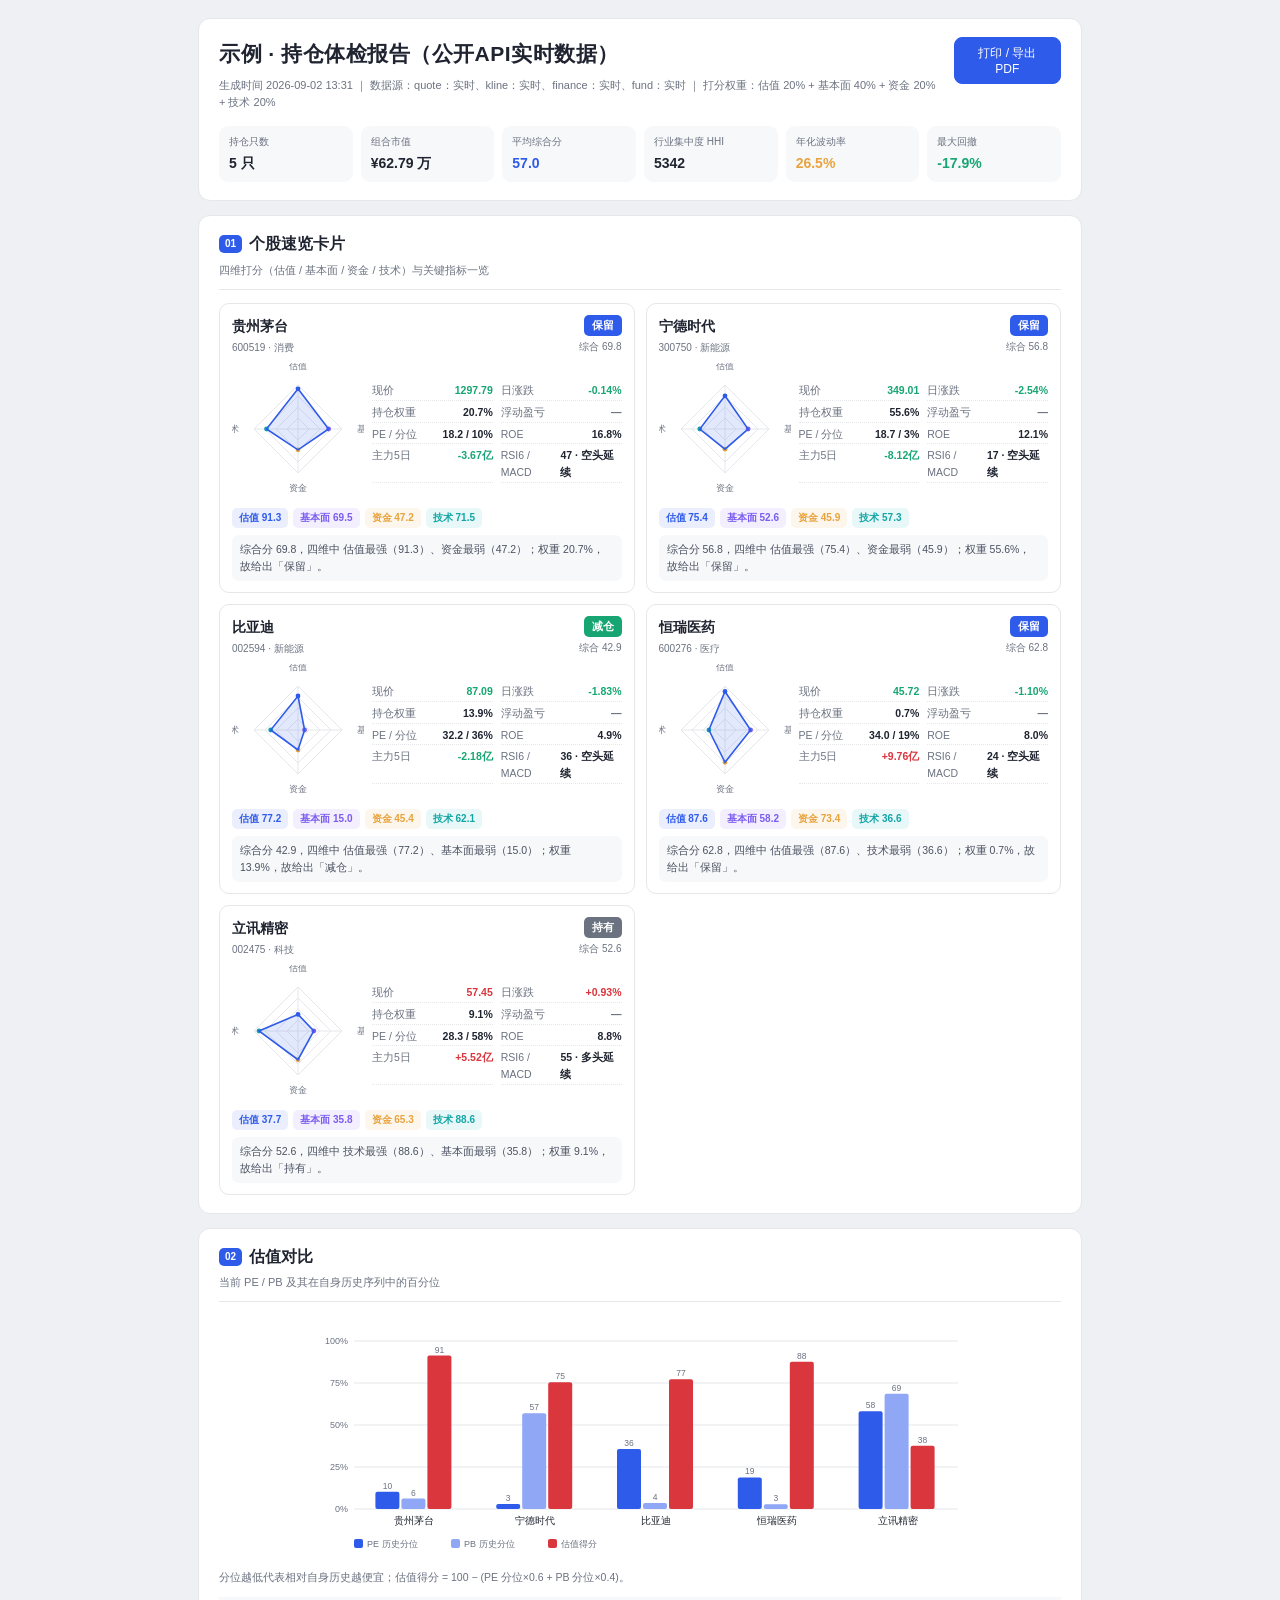
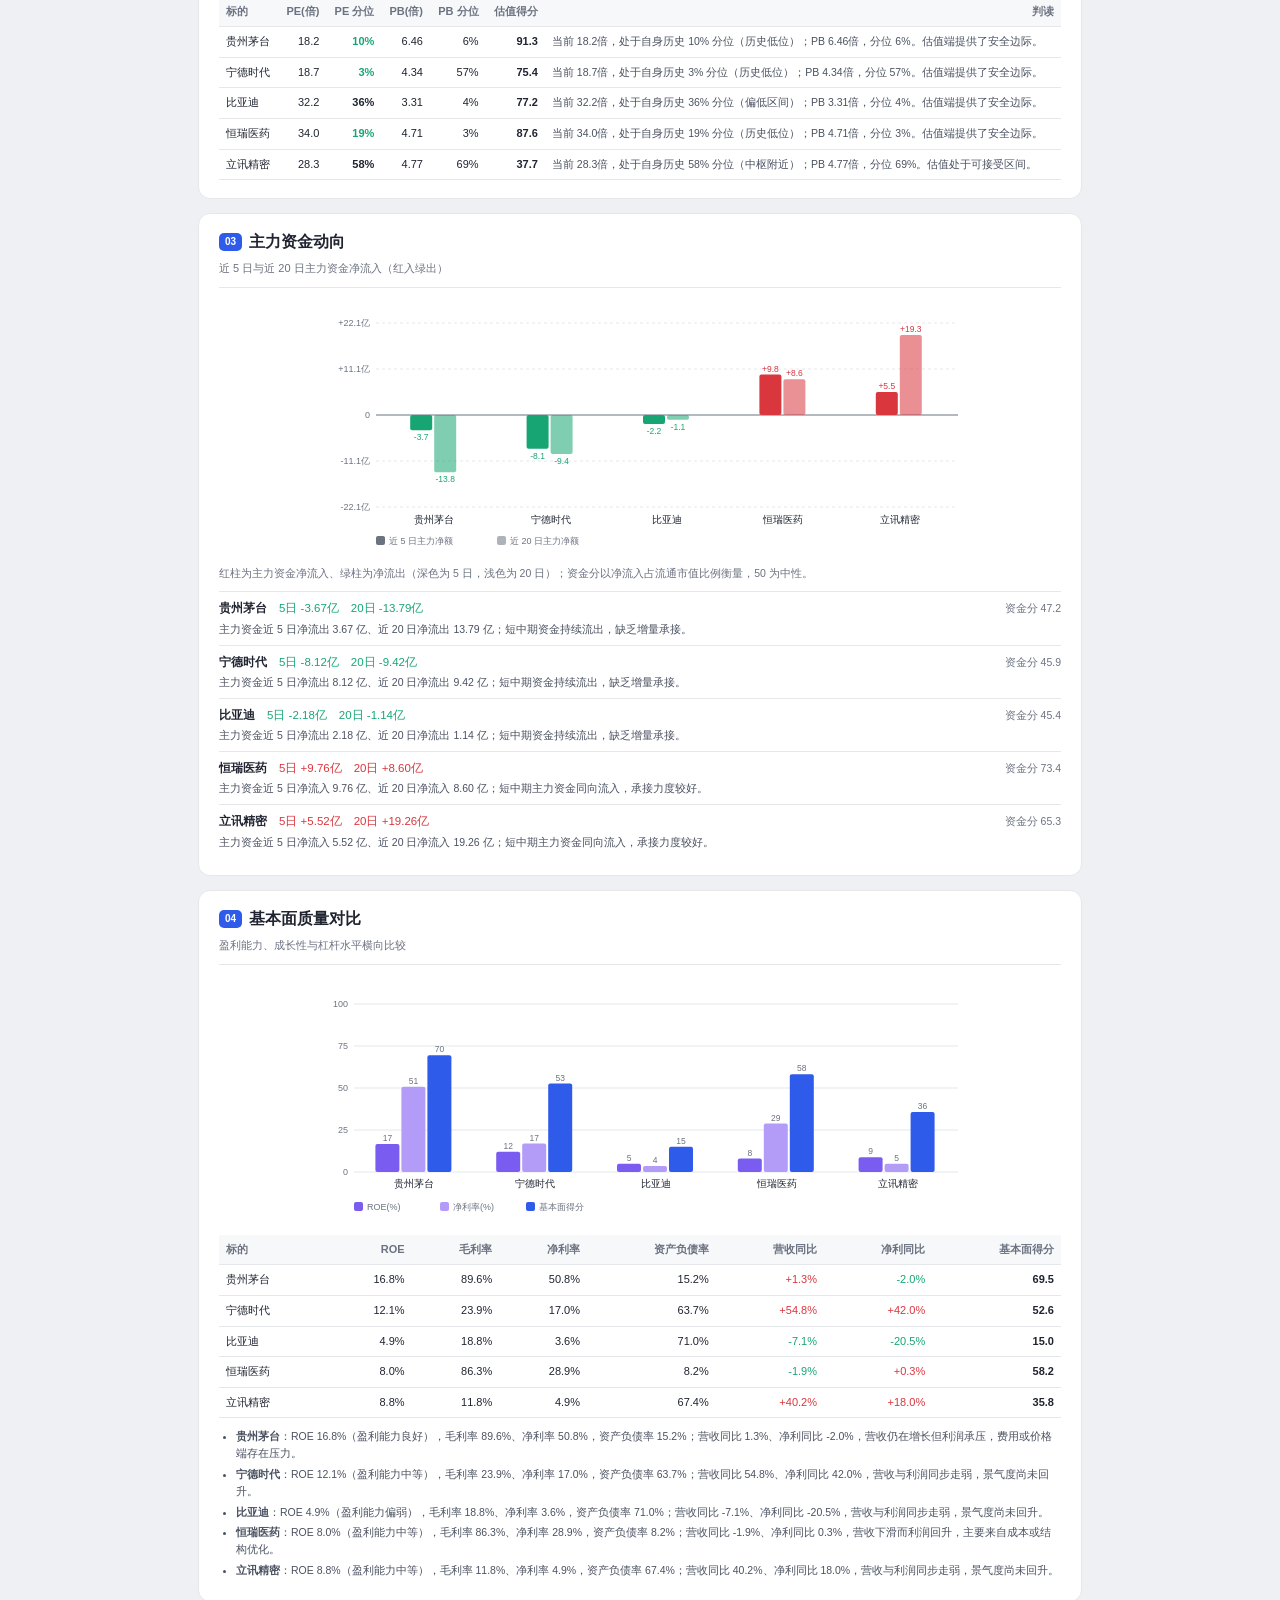
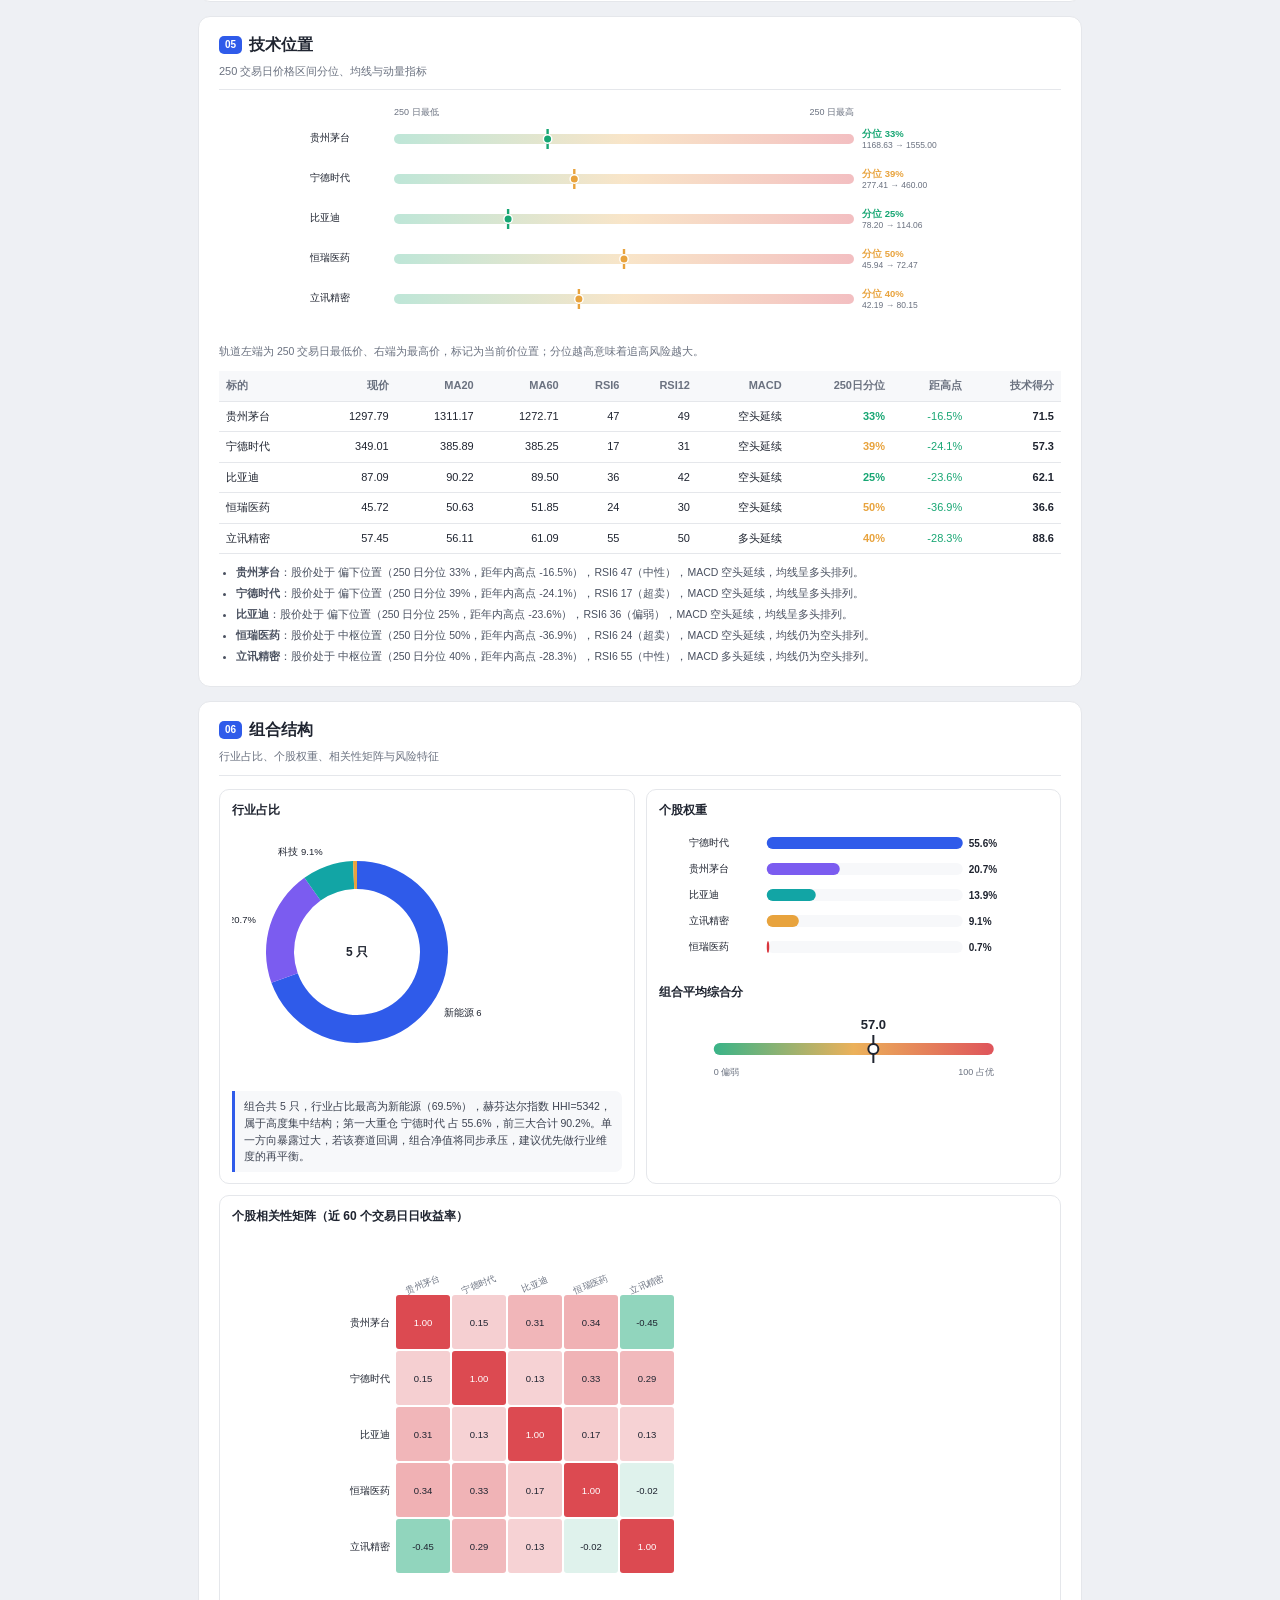
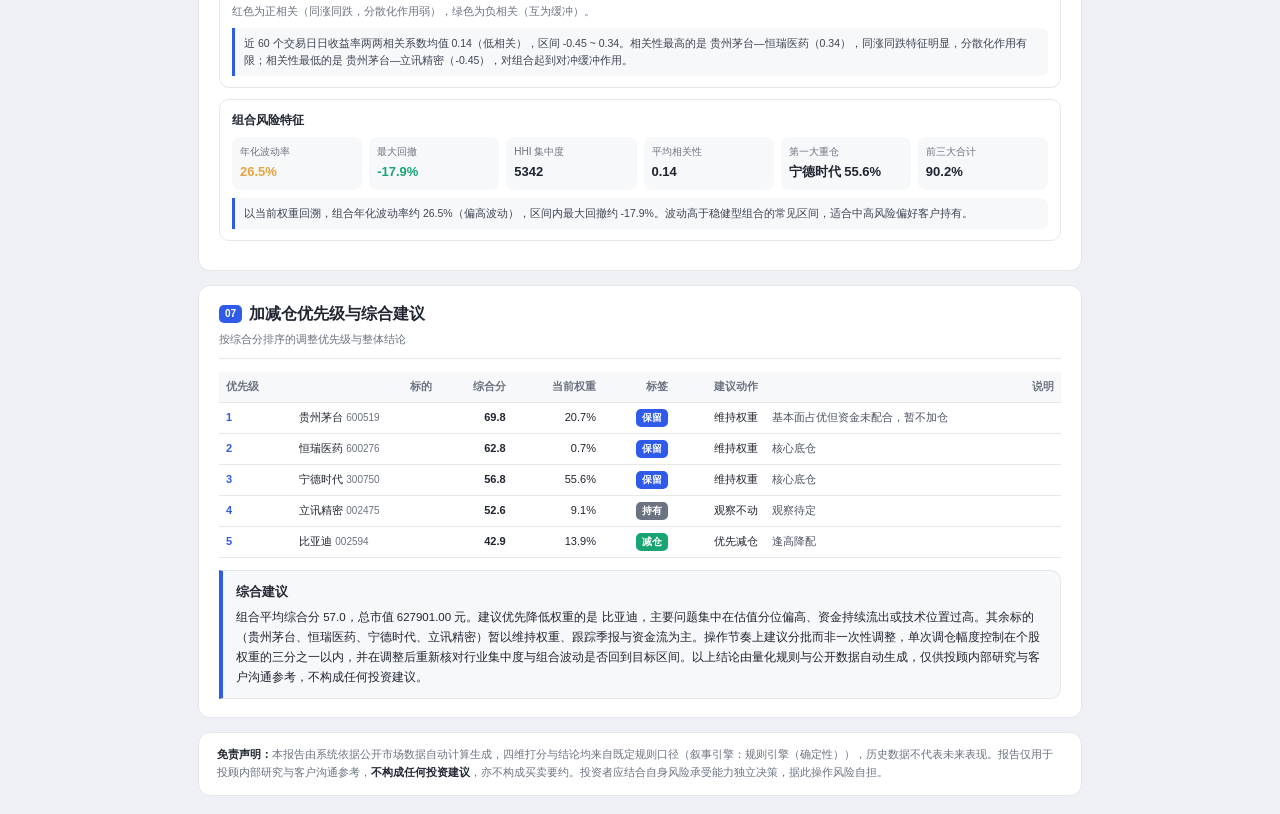
<file: 持仓体检报告_示例_public.html>
<!doctype html>
<html lang="zh-CN"><head><meta charset="utf-8"/><meta name="viewport" content="width=device-width,initial-scale=1"/><title>示例 · 持仓体检报告（公开API实时数据） · 2026-09-02</title><style>
:root{--ink:#1f2430;--sub:#6b7280;--line:#e5e7eb;--soft:#f7f8fa;
--up:#d9363e;--down:#17a673;--accent:#2f5bea;}
*{box-sizing:border-box;}
body{margin:0;background:#eef0f4;color:var(--ink);
font-family:"PingFang SC","Microsoft YaHei","Hiragino Sans GB","Source Han Sans SC",sans-serif;
font-size:12.5px;line-height:1.6;-webkit-print-color-adjust:exact;print-color-adjust:exact;}
.wrap{max-width:920px;margin:0 auto;padding:18px;}
.rp-head{background:#fff;border:1px solid var(--line);border-radius:12px;padding:18px 20px;margin-bottom:14px;}
.rp-title-row{display:flex;justify-content:space-between;align-items:flex-start;gap:12px;}
h1{margin:0;font-size:21px;letter-spacing:.5px;}
.rp-meta{margin:6px 0 0;color:var(--sub);font-size:11px;}
.rp-actions button{border:1px solid var(--accent);background:var(--accent);color:#fff;
border-radius:8px;padding:7px 14px;font-size:12px;cursor:pointer;}
.kpi-row{display:grid;grid-template-columns:repeat(6,1fr);gap:8px;margin-top:14px;}
.kpi{background:var(--soft);border-radius:9px;padding:8px 10px;display:flex;flex-direction:column;gap:2px;}
.kpi-l{font-size:10px;color:var(--sub);}
.kpi-v{font-size:14px;font-weight:700;}
.sec{background:#fff;border:1px solid var(--line);border-radius:12px;padding:16px 20px 18px;
margin-bottom:14px;page-break-inside:avoid;break-inside:avoid;}
.sec-head{border-bottom:1px solid var(--line);padding-bottom:9px;margin-bottom:13px;position:relative;}
.sec-idx{display:inline-block;background:var(--accent);color:#fff;font-size:10px;font-weight:700;
border-radius:5px;padding:1px 6px;margin-right:7px;vertical-align:2px;}
.sec-head h2{display:inline;font-size:15.5px;margin:0;}
.sec-sub{margin:5px 0 0;color:var(--sub);font-size:11px;}
.cards{display:grid;grid-template-columns:repeat(2,1fr);gap:11px;}
.card{border:1px solid var(--line);border-radius:10px;padding:11px 12px;background:#fff;
page-break-inside:avoid;break-inside:avoid;}
.card-top{display:flex;justify-content:space-between;align-items:flex-start;}
.card-id h3{margin:0;font-size:14px;}
.code{color:var(--sub);font-size:10px;}
.card-tag{text-align:right;}
.badge{display:inline-block;color:#fff;font-size:11px;font-weight:700;border-radius:5px;padding:2px 8px;}
.badge.sm{font-size:10px;padding:1px 6px;}
.score{display:block;font-size:10px;color:var(--sub);margin-top:3px;}
.card-mid{display:flex;gap:8px;align-items:center;margin-top:6px;}
.radar{flex:0 0 132px;}
.kvs{flex:1;display:grid;grid-template-columns:repeat(2,1fr);gap:2px 8px;}
.kv{display:flex;justify-content:space-between;font-size:10.5px;border-bottom:1px dotted var(--line);padding:1px 0;}
.kv span{color:var(--sub);}
.chips{display:flex;gap:5px;margin-top:7px;flex-wrap:wrap;}
.chip{font-size:10px;font-weight:600;border-radius:5px;padding:2px 7px;}
.card-note{margin:7px 0 0;font-size:10.5px;color:#4a5160;background:var(--soft);
border-radius:7px;padding:6px 8px;}
.tb{width:100%;border-collapse:collapse;margin-top:11px;font-size:11px;}
.tb th{background:var(--soft);color:var(--sub);font-weight:600;text-align:right;
padding:6px 7px;border-bottom:1px solid var(--line);white-space:nowrap;}
.tb td{text-align:right;padding:6px 7px;border-bottom:1px solid var(--line);}
.tb th:first-child,.tb td:first-child,.tb .nm{text-align:left;}
.tb .txt{text-align:left;color:#4a5160;font-size:10.5px;line-height:1.5;}
.tb .rk{text-align:center;font-weight:700;color:var(--accent);}
.hint{margin:8px 0 0;font-size:10.5px;color:var(--sub);}
.flow{list-style:none;padding:0;margin:10px 0 0;}
.flow li{border-top:1px solid var(--line);padding:7px 0;}
.fl-h{display:flex;gap:12px;align-items:baseline;font-size:11.5px;}
.fl-h .sc{margin-left:auto;color:var(--sub);font-size:10.5px;}
.flow p{margin:3px 0 0;font-size:10.5px;color:#4a5160;}
.reads{margin:10px 0 0;padding-left:17px;font-size:10.5px;color:#4a5160;}
.reads li{margin-bottom:4px;}
.grid2{display:grid;grid-template-columns:1fr 1fr;gap:11px;}
.panel{border:1px solid var(--line);border-radius:10px;padding:11px 12px;margin-bottom:11px;}
.panel h4{margin:0 0 7px;font-size:12px;}
.read{margin:8px 0 0;font-size:10.5px;color:#3d4351;background:var(--soft);
border-left:3px solid var(--accent);border-radius:0 7px 7px 0;padding:7px 9px;}
.riskrow{display:grid;grid-template-columns:repeat(6,1fr);gap:7px;}
.riskrow div{background:var(--soft);border-radius:8px;padding:7px 8px;display:flex;
flex-direction:column;gap:2px;}
.riskrow span{font-size:10px;color:var(--sub);}
.riskrow b{font-size:13px;}
.advice{margin-top:12px;border:1px solid var(--line);border-left:4px solid var(--accent);
border-radius:0 10px 10px 0;background:var(--soft);padding:11px 13px;}
.advice h4{margin:0 0 5px;font-size:12.5px;}
.advice p{margin:0;font-size:11.5px;line-height:1.75;}
.disc{background:#fff;border:1px solid var(--line);border-radius:12px;padding:13px 18px;
color:var(--sub);font-size:10.5px;line-height:1.7;}
.disc b{color:var(--ink);}
@media print{
  body{background:#fff;}
  .wrap{max-width:none;padding:0;}
  .no-print{display:none !important;}
  .sec,.rp-head,.disc{border-color:#dcdfe6;box-shadow:none;}
}
@page{size:A4;margin:12mm;}
</style></head><body><div class="wrap"><header class="rp-head"><div class="rp-title-row"><div><h1>示例 · 持仓体检报告（公开API实时数据）</h1><p class="rp-meta">生成时间 2026-09-02 13:31 ｜ 数据源：quote：实时、kline：实时、finance：实时、fund：实时 ｜ 打分权重：估值 20% + 基本面 40% + 资金 20% + 技术 20%</p></div><div class="rp-actions no-print"><button onclick="window.print()">打印 / 导出 PDF</button></div></div><div class="kpi-row"><div class="kpi"><span class="kpi-l">持仓只数</span><span class="kpi-v" style="color:#1f2430">5 只</span></div><div class="kpi"><span class="kpi-l">组合市值</span><span class="kpi-v" style="color:#1f2430">¥62.79 万</span></div><div class="kpi"><span class="kpi-l">平均综合分</span><span class="kpi-v" style="color:#2f5bea">57.0</span></div><div class="kpi"><span class="kpi-l">行业集中度 HHI</span><span class="kpi-v" style="color:#1f2430">5342</span></div><div class="kpi"><span class="kpi-l">年化波动率</span><span class="kpi-v" style="color:#e8a33d">26.5%</span></div><div class="kpi"><span class="kpi-l">最大回撤</span><span class="kpi-v" style="color:#17a673">-17.9%</span></div></div></header><section class="sec"><div class="sec-head"><span class="sec-idx">01</span><h2>个股速览卡片</h2><p class="sec-sub">四维打分（估值 / 基本面 / 资金 / 技术）与关键指标一览</p></div><div class="sec-body"><div class="cards"><article class="card"><div class="card-top"><div class="card-id"><h3>贵州茅台</h3><span class="code">600519 · 消费</span></div><div class="card-tag"><span class="badge" style="background:#2f5bea">保留</span><span class="score">综合 69.8</span></div></div><div class="card-mid"><div class="radar"><svg viewBox="0 0 132 132" width="132" height="132" role="img"><polygon points="66.0,55.0 77.0,66.0 66.0,77.0 55.0,66.0" fill="none" stroke="#e5e7eb" stroke-width="1"/><polygon points="66.0,44.0 88.0,66.0 66.0,88.0 44.0,66.0" fill="none" stroke="#e5e7eb" stroke-width="1"/><polygon points="66.0,33.0 99.0,66.0 66.0,99.0 33.0,66.0" fill="none" stroke="#e5e7eb" stroke-width="1"/><polygon points="66.0,22.0 110.0,66.0 66.0,110.0 22.0,66.0" fill="none" stroke="#e5e7eb" stroke-width="1"/><line x1="66.0" y1="66.0" x2="66.0" y2="22.0" stroke="#e5e7eb" stroke-width="1"/><line x1="66.0" y1="66.0" x2="110.0" y2="66.0" stroke="#e5e7eb" stroke-width="1"/><line x1="66.0" y1="66.0" x2="66.0" y2="110.0" stroke="#e5e7eb" stroke-width="1"/><line x1="66.0" y1="66.0" x2="22.0" y2="66.0" stroke="#e5e7eb" stroke-width="1"/><circle cx="66.0" cy="25.8" r="2.4" fill="#2f5bea"/><circle cx="96.6" cy="66.0" r="2.4" fill="#7b5cf0"/><circle cx="66.0" cy="86.8" r="2.4" fill="#e8a33d"/><circle cx="34.5" cy="66.0" r="2.4" fill="#12a5a5"/><polygon points="66.0,25.8 96.6,66.0 66.0,86.8 34.5,66.0" fill="#2f5bea22" stroke="#2f5bea" stroke-width="1.6"/><text x="66.0" y="6.0" text-anchor="middle" font-size="9" fill="#6b7280">估值</text><text x="125.0" y="69.0" text-anchor="start" font-size="9" fill="#6b7280">基本面</text><text x="66.0" y="128.0" text-anchor="middle" font-size="9" fill="#6b7280">资金</text><text x="7.0" y="69.0" text-anchor="end" font-size="9" fill="#6b7280">技术</text></svg></div><div class="kvs"><div class="kv"><span>现价</span><b style="color:#17a673">1297.79</b></div><div class="kv"><span>日涨跌</span><b style="color:#17a673">-0.14%</b></div><div class="kv"><span>持仓权重</span><b style="color:#1f2430">20.7%</b></div><div class="kv"><span>浮动盈亏</span><b style="color:#6b7280">—</b></div><div class="kv"><span>PE / 分位</span><b style="color:#1f2430">18.2 / 10%</b></div><div class="kv"><span>ROE</span><b style="color:#1f2430">16.8%</b></div><div class="kv"><span>主力5日</span><b style="color:#17a673">-3.67亿</b></div><div class="kv"><span>RSI6 / MACD</span><b style="color:#1f2430">47 · 空头延续</b></div></div></div><div class="chips"><span class="chip" style="background:#2f5bea18;color:#2f5bea">估值 91.3</span><span class="chip" style="background:#7b5cf018;color:#7b5cf0">基本面 69.5</span><span class="chip" style="background:#e8a33d18;color:#e8a33d">资金 47.2</span><span class="chip" style="background:#12a5a518;color:#12a5a5">技术 71.5</span></div><p class="card-note">综合分 69.8，四维中 估值最强（91.3）、资金最弱（47.2）；权重 20.7%，故给出「保留」。</p></article><article class="card"><div class="card-top"><div class="card-id"><h3>宁德时代</h3><span class="code">300750 · 新能源</span></div><div class="card-tag"><span class="badge" style="background:#2f5bea">保留</span><span class="score">综合 56.8</span></div></div><div class="card-mid"><div class="radar"><svg viewBox="0 0 132 132" width="132" height="132" role="img"><polygon points="66.0,55.0 77.0,66.0 66.0,77.0 55.0,66.0" fill="none" stroke="#e5e7eb" stroke-width="1"/><polygon points="66.0,44.0 88.0,66.0 66.0,88.0 44.0,66.0" fill="none" stroke="#e5e7eb" stroke-width="1"/><polygon points="66.0,33.0 99.0,66.0 66.0,99.0 33.0,66.0" fill="none" stroke="#e5e7eb" stroke-width="1"/><polygon points="66.0,22.0 110.0,66.0 66.0,110.0 22.0,66.0" fill="none" stroke="#e5e7eb" stroke-width="1"/><line x1="66.0" y1="66.0" x2="66.0" y2="22.0" stroke="#e5e7eb" stroke-width="1"/><line x1="66.0" y1="66.0" x2="110.0" y2="66.0" stroke="#e5e7eb" stroke-width="1"/><line x1="66.0" y1="66.0" x2="66.0" y2="110.0" stroke="#e5e7eb" stroke-width="1"/><line x1="66.0" y1="66.0" x2="22.0" y2="66.0" stroke="#e5e7eb" stroke-width="1"/><circle cx="66.0" cy="32.8" r="2.4" fill="#2f5bea"/><circle cx="89.1" cy="66.0" r="2.4" fill="#7b5cf0"/><circle cx="66.0" cy="86.2" r="2.4" fill="#e8a33d"/><circle cx="40.8" cy="66.0" r="2.4" fill="#12a5a5"/><polygon points="66.0,32.8 89.1,66.0 66.0,86.2 40.8,66.0" fill="#2f5bea22" stroke="#2f5bea" stroke-width="1.6"/><text x="66.0" y="6.0" text-anchor="middle" font-size="9" fill="#6b7280">估值</text><text x="125.0" y="69.0" text-anchor="start" font-size="9" fill="#6b7280">基本面</text><text x="66.0" y="128.0" text-anchor="middle" font-size="9" fill="#6b7280">资金</text><text x="7.0" y="69.0" text-anchor="end" font-size="9" fill="#6b7280">技术</text></svg></div><div class="kvs"><div class="kv"><span>现价</span><b style="color:#17a673">349.01</b></div><div class="kv"><span>日涨跌</span><b style="color:#17a673">-2.54%</b></div><div class="kv"><span>持仓权重</span><b style="color:#1f2430">55.6%</b></div><div class="kv"><span>浮动盈亏</span><b style="color:#6b7280">—</b></div><div class="kv"><span>PE / 分位</span><b style="color:#1f2430">18.7 / 3%</b></div><div class="kv"><span>ROE</span><b style="color:#1f2430">12.1%</b></div><div class="kv"><span>主力5日</span><b style="color:#17a673">-8.12亿</b></div><div class="kv"><span>RSI6 / MACD</span><b style="color:#1f2430">17 · 空头延续</b></div></div></div><div class="chips"><span class="chip" style="background:#2f5bea18;color:#2f5bea">估值 75.4</span><span class="chip" style="background:#7b5cf018;color:#7b5cf0">基本面 52.6</span><span class="chip" style="background:#e8a33d18;color:#e8a33d">资金 45.9</span><span class="chip" style="background:#12a5a518;color:#12a5a5">技术 57.3</span></div><p class="card-note">综合分 56.8，四维中 估值最强（75.4）、资金最弱（45.9）；权重 55.6%，故给出「保留」。</p></article><article class="card"><div class="card-top"><div class="card-id"><h3>比亚迪</h3><span class="code">002594 · 新能源</span></div><div class="card-tag"><span class="badge" style="background:#17a673">减仓</span><span class="score">综合 42.9</span></div></div><div class="card-mid"><div class="radar"><svg viewBox="0 0 132 132" width="132" height="132" role="img"><polygon points="66.0,55.0 77.0,66.0 66.0,77.0 55.0,66.0" fill="none" stroke="#e5e7eb" stroke-width="1"/><polygon points="66.0,44.0 88.0,66.0 66.0,88.0 44.0,66.0" fill="none" stroke="#e5e7eb" stroke-width="1"/><polygon points="66.0,33.0 99.0,66.0 66.0,99.0 33.0,66.0" fill="none" stroke="#e5e7eb" stroke-width="1"/><polygon points="66.0,22.0 110.0,66.0 66.0,110.0 22.0,66.0" fill="none" stroke="#e5e7eb" stroke-width="1"/><line x1="66.0" y1="66.0" x2="66.0" y2="22.0" stroke="#e5e7eb" stroke-width="1"/><line x1="66.0" y1="66.0" x2="110.0" y2="66.0" stroke="#e5e7eb" stroke-width="1"/><line x1="66.0" y1="66.0" x2="66.0" y2="110.0" stroke="#e5e7eb" stroke-width="1"/><line x1="66.0" y1="66.0" x2="22.0" y2="66.0" stroke="#e5e7eb" stroke-width="1"/><circle cx="66.0" cy="32.0" r="2.4" fill="#2f5bea"/><circle cx="72.6" cy="66.0" r="2.4" fill="#7b5cf0"/><circle cx="66.0" cy="86.0" r="2.4" fill="#e8a33d"/><circle cx="38.7" cy="66.0" r="2.4" fill="#12a5a5"/><polygon points="66.0,32.0 72.6,66.0 66.0,86.0 38.7,66.0" fill="#2f5bea22" stroke="#2f5bea" stroke-width="1.6"/><text x="66.0" y="6.0" text-anchor="middle" font-size="9" fill="#6b7280">估值</text><text x="125.0" y="69.0" text-anchor="start" font-size="9" fill="#6b7280">基本面</text><text x="66.0" y="128.0" text-anchor="middle" font-size="9" fill="#6b7280">资金</text><text x="7.0" y="69.0" text-anchor="end" font-size="9" fill="#6b7280">技术</text></svg></div><div class="kvs"><div class="kv"><span>现价</span><b style="color:#17a673">87.09</b></div><div class="kv"><span>日涨跌</span><b style="color:#17a673">-1.83%</b></div><div class="kv"><span>持仓权重</span><b style="color:#1f2430">13.9%</b></div><div class="kv"><span>浮动盈亏</span><b style="color:#6b7280">—</b></div><div class="kv"><span>PE / 分位</span><b style="color:#1f2430">32.2 / 36%</b></div><div class="kv"><span>ROE</span><b style="color:#1f2430">4.9%</b></div><div class="kv"><span>主力5日</span><b style="color:#17a673">-2.18亿</b></div><div class="kv"><span>RSI6 / MACD</span><b style="color:#1f2430">36 · 空头延续</b></div></div></div><div class="chips"><span class="chip" style="background:#2f5bea18;color:#2f5bea">估值 77.2</span><span class="chip" style="background:#7b5cf018;color:#7b5cf0">基本面 15.0</span><span class="chip" style="background:#e8a33d18;color:#e8a33d">资金 45.4</span><span class="chip" style="background:#12a5a518;color:#12a5a5">技术 62.1</span></div><p class="card-note">综合分 42.9，四维中 估值最强（77.2）、基本面最弱（15.0）；权重 13.9%，故给出「减仓」。</p></article><article class="card"><div class="card-top"><div class="card-id"><h3>恒瑞医药</h3><span class="code">600276 · 医疗</span></div><div class="card-tag"><span class="badge" style="background:#2f5bea">保留</span><span class="score">综合 62.8</span></div></div><div class="card-mid"><div class="radar"><svg viewBox="0 0 132 132" width="132" height="132" role="img"><polygon points="66.0,55.0 77.0,66.0 66.0,77.0 55.0,66.0" fill="none" stroke="#e5e7eb" stroke-width="1"/><polygon points="66.0,44.0 88.0,66.0 66.0,88.0 44.0,66.0" fill="none" stroke="#e5e7eb" stroke-width="1"/><polygon points="66.0,33.0 99.0,66.0 66.0,99.0 33.0,66.0" fill="none" stroke="#e5e7eb" stroke-width="1"/><polygon points="66.0,22.0 110.0,66.0 66.0,110.0 22.0,66.0" fill="none" stroke="#e5e7eb" stroke-width="1"/><line x1="66.0" y1="66.0" x2="66.0" y2="22.0" stroke="#e5e7eb" stroke-width="1"/><line x1="66.0" y1="66.0" x2="110.0" y2="66.0" stroke="#e5e7eb" stroke-width="1"/><line x1="66.0" y1="66.0" x2="66.0" y2="110.0" stroke="#e5e7eb" stroke-width="1"/><line x1="66.0" y1="66.0" x2="22.0" y2="66.0" stroke="#e5e7eb" stroke-width="1"/><circle cx="66.0" cy="27.5" r="2.4" fill="#2f5bea"/><circle cx="91.6" cy="66.0" r="2.4" fill="#7b5cf0"/><circle cx="66.0" cy="98.3" r="2.4" fill="#e8a33d"/><circle cx="49.9" cy="66.0" r="2.4" fill="#12a5a5"/><polygon points="66.0,27.5 91.6,66.0 66.0,98.3 49.9,66.0" fill="#2f5bea22" stroke="#2f5bea" stroke-width="1.6"/><text x="66.0" y="6.0" text-anchor="middle" font-size="9" fill="#6b7280">估值</text><text x="125.0" y="69.0" text-anchor="start" font-size="9" fill="#6b7280">基本面</text><text x="66.0" y="128.0" text-anchor="middle" font-size="9" fill="#6b7280">资金</text><text x="7.0" y="69.0" text-anchor="end" font-size="9" fill="#6b7280">技术</text></svg></div><div class="kvs"><div class="kv"><span>现价</span><b style="color:#17a673">45.72</b></div><div class="kv"><span>日涨跌</span><b style="color:#17a673">-1.10%</b></div><div class="kv"><span>持仓权重</span><b style="color:#1f2430">0.7%</b></div><div class="kv"><span>浮动盈亏</span><b style="color:#6b7280">—</b></div><div class="kv"><span>PE / 分位</span><b style="color:#1f2430">34.0 / 19%</b></div><div class="kv"><span>ROE</span><b style="color:#1f2430">8.0%</b></div><div class="kv"><span>主力5日</span><b style="color:#d9363e">+9.76亿</b></div><div class="kv"><span>RSI6 / MACD</span><b style="color:#1f2430">24 · 空头延续</b></div></div></div><div class="chips"><span class="chip" style="background:#2f5bea18;color:#2f5bea">估值 87.6</span><span class="chip" style="background:#7b5cf018;color:#7b5cf0">基本面 58.2</span><span class="chip" style="background:#e8a33d18;color:#e8a33d">资金 73.4</span><span class="chip" style="background:#12a5a518;color:#12a5a5">技术 36.6</span></div><p class="card-note">综合分 62.8，四维中 估值最强（87.6）、技术最弱（36.6）；权重 0.7%，故给出「保留」。</p></article><article class="card"><div class="card-top"><div class="card-id"><h3>立讯精密</h3><span class="code">002475 · 科技</span></div><div class="card-tag"><span class="badge" style="background:#6b7280">持有</span><span class="score">综合 52.6</span></div></div><div class="card-mid"><div class="radar"><svg viewBox="0 0 132 132" width="132" height="132" role="img"><polygon points="66.0,55.0 77.0,66.0 66.0,77.0 55.0,66.0" fill="none" stroke="#e5e7eb" stroke-width="1"/><polygon points="66.0,44.0 88.0,66.0 66.0,88.0 44.0,66.0" fill="none" stroke="#e5e7eb" stroke-width="1"/><polygon points="66.0,33.0 99.0,66.0 66.0,99.0 33.0,66.0" fill="none" stroke="#e5e7eb" stroke-width="1"/><polygon points="66.0,22.0 110.0,66.0 66.0,110.0 22.0,66.0" fill="none" stroke="#e5e7eb" stroke-width="1"/><line x1="66.0" y1="66.0" x2="66.0" y2="22.0" stroke="#e5e7eb" stroke-width="1"/><line x1="66.0" y1="66.0" x2="110.0" y2="66.0" stroke="#e5e7eb" stroke-width="1"/><line x1="66.0" y1="66.0" x2="66.0" y2="110.0" stroke="#e5e7eb" stroke-width="1"/><line x1="66.0" y1="66.0" x2="22.0" y2="66.0" stroke="#e5e7eb" stroke-width="1"/><circle cx="66.0" cy="49.4" r="2.4" fill="#2f5bea"/><circle cx="81.8" cy="66.0" r="2.4" fill="#7b5cf0"/><circle cx="66.0" cy="94.7" r="2.4" fill="#e8a33d"/><circle cx="27.0" cy="66.0" r="2.4" fill="#12a5a5"/><polygon points="66.0,49.4 81.8,66.0 66.0,94.7 27.0,66.0" fill="#2f5bea22" stroke="#2f5bea" stroke-width="1.6"/><text x="66.0" y="6.0" text-anchor="middle" font-size="9" fill="#6b7280">估值</text><text x="125.0" y="69.0" text-anchor="start" font-size="9" fill="#6b7280">基本面</text><text x="66.0" y="128.0" text-anchor="middle" font-size="9" fill="#6b7280">资金</text><text x="7.0" y="69.0" text-anchor="end" font-size="9" fill="#6b7280">技术</text></svg></div><div class="kvs"><div class="kv"><span>现价</span><b style="color:#d9363e">57.45</b></div><div class="kv"><span>日涨跌</span><b style="color:#d9363e">+0.93%</b></div><div class="kv"><span>持仓权重</span><b style="color:#1f2430">9.1%</b></div><div class="kv"><span>浮动盈亏</span><b style="color:#6b7280">—</b></div><div class="kv"><span>PE / 分位</span><b style="color:#1f2430">28.3 / 58%</b></div><div class="kv"><span>ROE</span><b style="color:#1f2430">8.8%</b></div><div class="kv"><span>主力5日</span><b style="color:#d9363e">+5.52亿</b></div><div class="kv"><span>RSI6 / MACD</span><b style="color:#1f2430">55 · 多头延续</b></div></div></div><div class="chips"><span class="chip" style="background:#2f5bea18;color:#2f5bea">估值 37.7</span><span class="chip" style="background:#7b5cf018;color:#7b5cf0">基本面 35.8</span><span class="chip" style="background:#e8a33d18;color:#e8a33d">资金 65.3</span><span class="chip" style="background:#12a5a518;color:#12a5a5">技术 88.6</span></div><p class="card-note">综合分 52.6，四维中 技术最强（88.6）、基本面最弱（35.8）；权重 9.1%，故给出「持有」。</p></article></div></div></section><section class="sec"><div class="sec-head"><span class="sec-idx">02</span><h2>估值对比</h2><p class="sec-sub">当前 PE / PB 及其在自身历史序列中的百分位</p></div><div class="sec-body"><svg viewBox="0 0 660 240" width="100%" height="240" role="img"><line x1="44" y1="194.0" x2="648" y2="194.0" stroke="#e5e7eb" stroke-width="1"/><text x="38" y="197.0" text-anchor="end" font-size="9" fill="#6b7280">0%</text><line x1="44" y1="152.0" x2="648" y2="152.0" stroke="#e5e7eb" stroke-width="1"/><text x="38" y="155.0" text-anchor="end" font-size="9" fill="#6b7280">25%</text><line x1="44" y1="110.0" x2="648" y2="110.0" stroke="#e5e7eb" stroke-width="1"/><text x="38" y="113.0" text-anchor="end" font-size="9" fill="#6b7280">50%</text><line x1="44" y1="68.0" x2="648" y2="68.0" stroke="#e5e7eb" stroke-width="1"/><text x="38" y="71.0" text-anchor="end" font-size="9" fill="#6b7280">75%</text><line x1="44" y1="26.0" x2="648" y2="26.0" stroke="#e5e7eb" stroke-width="1"/><text x="38" y="29.0" text-anchor="end" font-size="9" fill="#6b7280">100%</text><rect x="65.4" y="176.7" width="24.0" height="17.3" rx="2" fill="#2f5bea"/><text x="77.4" y="173.7" text-anchor="middle" font-size="8.5" fill="#6b7280">10</text><rect x="91.4" y="183.6" width="24.0" height="10.4" rx="2" fill="#8fa7f5"/><text x="103.4" y="180.6" text-anchor="middle" font-size="8.5" fill="#6b7280">6</text><rect x="117.4" y="40.6" width="24.0" height="153.4" rx="2" fill="#d9363e"/><text x="129.4" y="37.6" text-anchor="middle" font-size="8.5" fill="#6b7280">91</text><text x="104.4" y="209.0" text-anchor="middle" font-size="9.5" fill="#1f2430">贵州茅台</text><rect x="186.2" y="189.0" width="24.0" height="5.0" rx="2" fill="#2f5bea"/><text x="198.2" y="186.0" text-anchor="middle" font-size="8.5" fill="#6b7280">3</text><rect x="212.2" y="98.2" width="24.0" height="95.8" rx="2" fill="#8fa7f5"/><text x="224.2" y="95.2" text-anchor="middle" font-size="8.5" fill="#6b7280">57</text><rect x="238.2" y="67.3" width="24.0" height="126.7" rx="2" fill="#d9363e"/><text x="250.2" y="64.3" text-anchor="middle" font-size="8.5" fill="#6b7280">75</text><text x="225.2" y="209.0" text-anchor="middle" font-size="9.5" fill="#1f2430">宁德时代</text><rect x="307.0" y="134.0" width="24.0" height="60.0" rx="2" fill="#2f5bea"/><text x="319.0" y="131.0" text-anchor="middle" font-size="8.5" fill="#6b7280">36</text><rect x="333.0" y="188.0" width="24.0" height="6.0" rx="2" fill="#8fa7f5"/><text x="345.0" y="185.0" text-anchor="middle" font-size="8.5" fill="#6b7280">4</text><rect x="359.0" y="64.3" width="24.0" height="129.7" rx="2" fill="#d9363e"/><text x="371.0" y="61.3" text-anchor="middle" font-size="8.5" fill="#6b7280">77</text><text x="346.0" y="209.0" text-anchor="middle" font-size="9.5" fill="#1f2430">比亚迪</text><rect x="427.8" y="162.4" width="24.0" height="31.6" rx="2" fill="#2f5bea"/><text x="439.8" y="159.4" text-anchor="middle" font-size="8.5" fill="#6b7280">19</text><rect x="453.8" y="189.3" width="24.0" height="4.7" rx="2" fill="#8fa7f5"/><text x="465.8" y="186.3" text-anchor="middle" font-size="8.5" fill="#6b7280">3</text><rect x="479.8" y="46.8" width="24.0" height="147.2" rx="2" fill="#d9363e"/><text x="491.8" y="43.8" text-anchor="middle" font-size="8.5" fill="#6b7280">88</text><text x="466.8" y="209.0" text-anchor="middle" font-size="9.5" fill="#1f2430">恒瑞医药</text><rect x="548.6" y="96.2" width="24.0" height="97.8" rx="2" fill="#2f5bea"/><text x="560.6" y="93.2" text-anchor="middle" font-size="8.5" fill="#6b7280">58</text><rect x="574.6" y="78.8" width="24.0" height="115.2" rx="2" fill="#8fa7f5"/><text x="586.6" y="75.8" text-anchor="middle" font-size="8.5" fill="#6b7280">69</text><rect x="600.6" y="130.7" width="24.0" height="63.3" rx="2" fill="#d9363e"/><text x="612.6" y="127.7" text-anchor="middle" font-size="8.5" fill="#6b7280">38</text><text x="587.6" y="209.0" text-anchor="middle" font-size="9.5" fill="#1f2430">立讯精密</text><rect x="44" y="224" width="9" height="9" rx="2" fill="#2f5bea"/><text x="57" y="232" font-size="9" fill="#6b7280">PE 历史分位</text><rect x="141" y="224" width="9" height="9" rx="2" fill="#8fa7f5"/><text x="154" y="232" font-size="9" fill="#6b7280">PB 历史分位</text><rect x="238" y="224" width="9" height="9" rx="2" fill="#d9363e"/><text x="251" y="232" font-size="9" fill="#6b7280">估值得分</text></svg><p class="hint">分位越低代表相对自身历史越便宜；估值得分 = 100 − (PE 分位×0.6 + PB 分位×0.4)。</p><table class="tb"><thead><tr><th>标的</th><th>PE(倍)</th><th>PE 分位</th><th>PB(倍)</th><th>PB 分位</th><th>估值得分</th><th>判读</th></tr></thead><tbody><tr><td class="nm">贵州茅台</td><td>18.2</td><td style="color:#17a673;font-weight:600">10%</td><td>6.46</td><td>6%</td><td><b>91.3</b></td><td class="txt">当前 18.2倍，处于自身历史 10% 分位（历史低位）；PB 6.46倍，分位 6%。估值端提供了安全边际。</td></tr><tr><td class="nm">宁德时代</td><td>18.7</td><td style="color:#17a673;font-weight:600">3%</td><td>4.34</td><td>57%</td><td><b>75.4</b></td><td class="txt">当前 18.7倍，处于自身历史 3% 分位（历史低位）；PB 4.34倍，分位 57%。估值端提供了安全边际。</td></tr><tr><td class="nm">比亚迪</td><td>32.2</td><td style="color:#1f2430;font-weight:600">36%</td><td>3.31</td><td>4%</td><td><b>77.2</b></td><td class="txt">当前 32.2倍，处于自身历史 36% 分位（偏低区间）；PB 3.31倍，分位 4%。估值端提供了安全边际。</td></tr><tr><td class="nm">恒瑞医药</td><td>34.0</td><td style="color:#17a673;font-weight:600">19%</td><td>4.71</td><td>3%</td><td><b>87.6</b></td><td class="txt">当前 34.0倍，处于自身历史 19% 分位（历史低位）；PB 4.71倍，分位 3%。估值端提供了安全边际。</td></tr><tr><td class="nm">立讯精密</td><td>28.3</td><td style="color:#1f2430;font-weight:600">58%</td><td>4.77</td><td>69%</td><td><b>37.7</b></td><td class="txt">当前 28.3倍，处于自身历史 58% 分位（中枢附近）；PB 4.77倍，分位 69%。估值处于可接受区间。</td></tr></tbody></table></div></section><section class="sec"><div class="sec-head"><span class="sec-idx">03</span><h2>主力资金动向</h2><p class="sec-sub">近 5 日与近 20 日主力资金净流入（红入绿出）</p></div><div class="sec-body"><svg viewBox="0 0 660 250" width="100%" height="250" role="img"><line x1="66" y1="114.0" x2="648" y2="114.0" stroke="#6b7280" stroke-width="1.2"/><line x1="66" y1="68.0" x2="648" y2="68.0" stroke="#e5e7eb" stroke-width="1" stroke-dasharray="3 3"/><text x="60" y="71.0" text-anchor="end" font-size="9" fill="#6b7280">+11.1亿</text><line x1="66" y1="160.0" x2="648" y2="160.0" stroke="#e5e7eb" stroke-width="1" stroke-dasharray="3 3"/><text x="60" y="163.0" text-anchor="end" font-size="9" fill="#6b7280">-11.1亿</text><line x1="66" y1="22.0" x2="648" y2="22.0" stroke="#e5e7eb" stroke-width="1" stroke-dasharray="3 3"/><text x="60" y="25.0" text-anchor="end" font-size="9" fill="#6b7280">+22.1亿</text><line x1="66" y1="206.0" x2="648" y2="206.0" stroke="#e5e7eb" stroke-width="1" stroke-dasharray="3 3"/><text x="60" y="209.0" text-anchor="end" font-size="9" fill="#6b7280">-22.1亿</text><text x="60" y="117.0" text-anchor="end" font-size="9" fill="#6b7280">0</text><rect x="100.2" y="114.0" width="22.0" height="15.2" rx="2" fill="#17a673" opacity="1"/><text x="111.2" y="139.2" text-anchor="middle" font-size="8.5" fill="#17a673">-3.7</text><rect x="124.2" y="114.0" width="22.0" height="57.3" rx="2" fill="#17a673" opacity="0.55"/><text x="135.2" y="181.3" text-anchor="middle" font-size="8.5" fill="#17a673">-13.8</text><text x="124.2" y="222.0" text-anchor="middle" font-size="9.5" fill="#1f2430">贵州茅台</text><rect x="216.6" y="114.0" width="22.0" height="33.7" rx="2" fill="#17a673" opacity="1"/><text x="227.6" y="157.7" text-anchor="middle" font-size="8.5" fill="#17a673">-8.1</text><rect x="240.6" y="114.0" width="22.0" height="39.1" rx="2" fill="#17a673" opacity="0.55"/><text x="251.6" y="163.1" text-anchor="middle" font-size="8.5" fill="#17a673">-9.4</text><text x="240.6" y="222.0" text-anchor="middle" font-size="9.5" fill="#1f2430">宁德时代</text><rect x="333.0" y="114.0" width="22.0" height="9.1" rx="2" fill="#17a673" opacity="1"/><text x="344.0" y="133.1" text-anchor="middle" font-size="8.5" fill="#17a673">-2.2</text><rect x="357.0" y="114.0" width="22.0" height="4.7" rx="2" fill="#17a673" opacity="0.55"/><text x="368.0" y="128.7" text-anchor="middle" font-size="8.5" fill="#17a673">-1.1</text><text x="357.0" y="222.0" text-anchor="middle" font-size="9.5" fill="#1f2430">比亚迪</text><rect x="449.4" y="73.5" width="22.0" height="40.5" rx="2" fill="#d9363e" opacity="1"/><text x="460.4" y="70.5" text-anchor="middle" font-size="8.5" fill="#d9363e">+9.8</text><rect x="473.4" y="78.3" width="22.0" height="35.7" rx="2" fill="#d9363e" opacity="0.55"/><text x="484.4" y="75.3" text-anchor="middle" font-size="8.5" fill="#d9363e">+8.6</text><text x="473.4" y="222.0" text-anchor="middle" font-size="9.5" fill="#1f2430">恒瑞医药</text><rect x="565.8" y="91.1" width="22.0" height="22.9" rx="2" fill="#d9363e" opacity="1"/><text x="576.8" y="88.1" text-anchor="middle" font-size="8.5" fill="#d9363e">+5.5</text><rect x="589.8" y="34.0" width="22.0" height="80.0" rx="2" fill="#d9363e" opacity="0.55"/><text x="600.8" y="31.0" text-anchor="middle" font-size="8.5" fill="#d9363e">+19.3</text><text x="589.8" y="222.0" text-anchor="middle" font-size="9.5" fill="#1f2430">立讯精密</text><rect x="66" y="235" width="9" height="9" rx="2" fill="#6b7280" opacity="1"/><text x="79" y="243" font-size="9" fill="#6b7280">近 5 日主力净额</text><rect x="187" y="235" width="9" height="9" rx="2" fill="#6b7280" opacity="0.55"/><text x="200" y="243" font-size="9" fill="#6b7280">近 20 日主力净额</text></svg><p class="hint">红柱为主力资金净流入、绿柱为净流出（深色为 5 日，浅色为 20 日）；资金分以净流入占流通市值比例衡量，50 为中性。</p><ul class="flow"><li><div class="fl-h"><b>贵州茅台</b><span style="color:#17a673">5日 -3.67亿</span><span style="color:#17a673">20日 -13.79亿</span><span class="sc">资金分 47.2</span></div><p>主力资金近 5 日净流出 3.67 亿、近 20 日净流出 13.79 亿；短中期资金持续流出，缺乏增量承接。</p></li><li><div class="fl-h"><b>宁德时代</b><span style="color:#17a673">5日 -8.12亿</span><span style="color:#17a673">20日 -9.42亿</span><span class="sc">资金分 45.9</span></div><p>主力资金近 5 日净流出 8.12 亿、近 20 日净流出 9.42 亿；短中期资金持续流出，缺乏增量承接。</p></li><li><div class="fl-h"><b>比亚迪</b><span style="color:#17a673">5日 -2.18亿</span><span style="color:#17a673">20日 -1.14亿</span><span class="sc">资金分 45.4</span></div><p>主力资金近 5 日净流出 2.18 亿、近 20 日净流出 1.14 亿；短中期资金持续流出，缺乏增量承接。</p></li><li><div class="fl-h"><b>恒瑞医药</b><span style="color:#d9363e">5日 +9.76亿</span><span style="color:#d9363e">20日 +8.60亿</span><span class="sc">资金分 73.4</span></div><p>主力资金近 5 日净流入 9.76 亿、近 20 日净流入 8.60 亿；短中期主力资金同向流入，承接力度较好。</p></li><li><div class="fl-h"><b>立讯精密</b><span style="color:#d9363e">5日 +5.52亿</span><span style="color:#d9363e">20日 +19.26亿</span><span class="sc">资金分 65.3</span></div><p>主力资金近 5 日净流入 5.52 亿、近 20 日净流入 19.26 亿；短中期主力资金同向流入，承接力度较好。</p></li></ul></div></section><section class="sec"><div class="sec-head"><span class="sec-idx">04</span><h2>基本面质量对比</h2><p class="sec-sub">盈利能力、成长性与杠杆水平横向比较</p></div><div class="sec-body"><svg viewBox="0 0 660 240" width="100%" height="240" role="img"><line x1="44" y1="194.0" x2="648" y2="194.0" stroke="#e5e7eb" stroke-width="1"/><text x="38" y="197.0" text-anchor="end" font-size="9" fill="#6b7280">0</text><line x1="44" y1="152.0" x2="648" y2="152.0" stroke="#e5e7eb" stroke-width="1"/><text x="38" y="155.0" text-anchor="end" font-size="9" fill="#6b7280">25</text><line x1="44" y1="110.0" x2="648" y2="110.0" stroke="#e5e7eb" stroke-width="1"/><text x="38" y="113.0" text-anchor="end" font-size="9" fill="#6b7280">50</text><line x1="44" y1="68.0" x2="648" y2="68.0" stroke="#e5e7eb" stroke-width="1"/><text x="38" y="71.0" text-anchor="end" font-size="9" fill="#6b7280">75</text><line x1="44" y1="26.0" x2="648" y2="26.0" stroke="#e5e7eb" stroke-width="1"/><text x="38" y="29.0" text-anchor="end" font-size="9" fill="#6b7280">100</text><rect x="65.4" y="165.9" width="24.0" height="28.1" rx="2" fill="#7b5cf0"/><text x="77.4" y="162.9" text-anchor="middle" font-size="8.5" fill="#6b7280">17</text><rect x="91.4" y="108.7" width="24.0" height="85.3" rx="2" fill="#b39cf7"/><text x="103.4" y="105.7" text-anchor="middle" font-size="8.5" fill="#6b7280">51</text><rect x="117.4" y="77.2" width="24.0" height="116.8" rx="2" fill="#2f5bea"/><text x="129.4" y="74.2" text-anchor="middle" font-size="8.5" fill="#6b7280">70</text><text x="104.4" y="209.0" text-anchor="middle" font-size="9.5" fill="#1f2430">贵州茅台</text><rect x="186.2" y="173.7" width="24.0" height="20.3" rx="2" fill="#7b5cf0"/><text x="198.2" y="170.7" text-anchor="middle" font-size="8.5" fill="#6b7280">12</text><rect x="212.2" y="165.5" width="24.0" height="28.5" rx="2" fill="#b39cf7"/><text x="224.2" y="162.5" text-anchor="middle" font-size="8.5" fill="#6b7280">17</text><rect x="238.2" y="105.6" width="24.0" height="88.4" rx="2" fill="#2f5bea"/><text x="250.2" y="102.6" text-anchor="middle" font-size="8.5" fill="#6b7280">53</text><text x="225.2" y="209.0" text-anchor="middle" font-size="9.5" fill="#1f2430">宁德时代</text><rect x="307.0" y="185.8" width="24.0" height="8.2" rx="2" fill="#7b5cf0"/><text x="319.0" y="182.8" text-anchor="middle" font-size="8.5" fill="#6b7280">5</text><rect x="333.0" y="188.0" width="24.0" height="6.0" rx="2" fill="#b39cf7"/><text x="345.0" y="185.0" text-anchor="middle" font-size="8.5" fill="#6b7280">4</text><rect x="359.0" y="168.8" width="24.0" height="25.2" rx="2" fill="#2f5bea"/><text x="371.0" y="165.8" text-anchor="middle" font-size="8.5" fill="#6b7280">15</text><text x="346.0" y="209.0" text-anchor="middle" font-size="9.5" fill="#1f2430">比亚迪</text><rect x="427.8" y="180.5" width="24.0" height="13.5" rx="2" fill="#7b5cf0"/><text x="439.8" y="177.5" text-anchor="middle" font-size="8.5" fill="#6b7280">8</text><rect x="453.8" y="145.5" width="24.0" height="48.5" rx="2" fill="#b39cf7"/><text x="465.8" y="142.5" text-anchor="middle" font-size="8.5" fill="#6b7280">29</text><rect x="479.8" y="96.2" width="24.0" height="97.8" rx="2" fill="#2f5bea"/><text x="491.8" y="93.2" text-anchor="middle" font-size="8.5" fill="#6b7280">58</text><text x="466.8" y="209.0" text-anchor="middle" font-size="9.5" fill="#1f2430">恒瑞医药</text><rect x="548.6" y="179.3" width="24.0" height="14.7" rx="2" fill="#7b5cf0"/><text x="560.6" y="176.3" text-anchor="middle" font-size="8.5" fill="#6b7280">9</text><rect x="574.6" y="185.8" width="24.0" height="8.2" rx="2" fill="#b39cf7"/><text x="586.6" y="182.8" text-anchor="middle" font-size="8.5" fill="#6b7280">5</text><rect x="600.6" y="133.9" width="24.0" height="60.1" rx="2" fill="#2f5bea"/><text x="612.6" y="130.9" text-anchor="middle" font-size="8.5" fill="#6b7280">36</text><text x="587.6" y="209.0" text-anchor="middle" font-size="9.5" fill="#1f2430">立讯精密</text><rect x="44" y="224" width="9" height="9" rx="2" fill="#7b5cf0"/><text x="57" y="232" font-size="9" fill="#6b7280">ROE(%)</text><rect x="130" y="224" width="9" height="9" rx="2" fill="#b39cf7"/><text x="143" y="232" font-size="9" fill="#6b7280">净利率(%)</text><rect x="216" y="224" width="9" height="9" rx="2" fill="#2f5bea"/><text x="229" y="232" font-size="9" fill="#6b7280">基本面得分</text></svg><table class="tb"><thead><tr><th>标的</th><th>ROE</th><th>毛利率</th><th>净利率</th><th>资产负债率</th><th>营收同比</th><th>净利同比</th><th>基本面得分</th></tr></thead><tbody><tr><td class="nm">贵州茅台</td><td>16.8%</td><td>89.6%</td><td>50.8%</td><td>15.2%</td><td style="color:#d9363e">+1.3%</td><td style="color:#17a673">-2.0%</td><td><b>69.5</b></td></tr><tr><td class="nm">宁德时代</td><td>12.1%</td><td>23.9%</td><td>17.0%</td><td>63.7%</td><td style="color:#d9363e">+54.8%</td><td style="color:#d9363e">+42.0%</td><td><b>52.6</b></td></tr><tr><td class="nm">比亚迪</td><td>4.9%</td><td>18.8%</td><td>3.6%</td><td>71.0%</td><td style="color:#17a673">-7.1%</td><td style="color:#17a673">-20.5%</td><td><b>15.0</b></td></tr><tr><td class="nm">恒瑞医药</td><td>8.0%</td><td>86.3%</td><td>28.9%</td><td>8.2%</td><td style="color:#17a673">-1.9%</td><td style="color:#d9363e">+0.3%</td><td><b>58.2</b></td></tr><tr><td class="nm">立讯精密</td><td>8.8%</td><td>11.8%</td><td>4.9%</td><td>67.4%</td><td style="color:#d9363e">+40.2%</td><td style="color:#d9363e">+18.0%</td><td><b>35.8</b></td></tr></tbody></table><ul class="reads"><li><b>贵州茅台</b>：ROE 16.8%（盈利能力良好），毛利率 89.6%、净利率 50.8%，资产负债率 15.2%；营收同比 1.3%、净利同比 -2.0%，营收仍在增长但利润承压，费用或价格端存在压力。</li><li><b>宁德时代</b>：ROE 12.1%（盈利能力中等），毛利率 23.9%、净利率 17.0%，资产负债率 63.7%；营收同比 54.8%、净利同比 42.0%，营收与利润同步走弱，景气度尚未回升。</li><li><b>比亚迪</b>：ROE 4.9%（盈利能力偏弱），毛利率 18.8%、净利率 3.6%，资产负债率 71.0%；营收同比 -7.1%、净利同比 -20.5%，营收与利润同步走弱，景气度尚未回升。</li><li><b>恒瑞医药</b>：ROE 8.0%（盈利能力中等），毛利率 86.3%、净利率 28.9%，资产负债率 8.2%；营收同比 -1.9%、净利同比 0.3%，营收下滑而利润回升，主要来自成本或结构优化。</li><li><b>立讯精密</b>：ROE 8.8%（盈利能力中等），毛利率 11.8%、净利率 4.9%，资产负债率 67.4%；营收同比 40.2%、净利同比 18.0%，营收与利润同步走弱，景气度尚未回升。</li></ul></div></section><section class="sec"><div class="sec-head"><span class="sec-idx">05</span><h2>技术位置</h2><p class="sec-sub">250 交易日价格区间分位、均线与动量指标</p></div><div class="sec-body"><svg viewBox="0 0 660 226" width="100%" height="226" role="img"><defs><linearGradient id="posgrad" x1="0" y1="0" x2="1" y2="0"><stop offset="0%" stop-color="#17a673" stop-opacity="0.28"/><stop offset="50%" stop-color="#e8a33d" stop-opacity="0.28"/><stop offset="100%" stop-color="#d9363e" stop-opacity="0.32"/></linearGradient></defs><text x="84" y="12" font-size="9" fill="#6b7280">250 日最低</text><text x="544" y="12" text-anchor="end" font-size="9" fill="#6b7280">250 日最高</text><text x="0" y="38" font-size="10" fill="#1f2430">贵州茅台</text><rect x="84" y="31" width="460" height="10" rx="5" fill="url(#posgrad)"/><line x1="237.6" y1="26" x2="237.6" y2="46" stroke="#17a673" stroke-width="2.4"/><circle cx="237.6" cy="36" r="4.2" fill="#17a673" stroke="#fff" stroke-width="1.4"/><text x="552" y="34" font-size="9.5" font-weight="600" fill="#17a673">分位 33%</text><text x="552" y="45" font-size="8.5" fill="#6b7280">1168.63 → 1555.00</text><text x="0" y="78" font-size="10" fill="#1f2430">宁德时代</text><rect x="84" y="71" width="460" height="10" rx="5" fill="url(#posgrad)"/><line x1="264.3" y1="66" x2="264.3" y2="86" stroke="#e8a33d" stroke-width="2.4"/><circle cx="264.3" cy="76" r="4.2" fill="#e8a33d" stroke="#fff" stroke-width="1.4"/><text x="552" y="74" font-size="9.5" font-weight="600" fill="#e8a33d">分位 39%</text><text x="552" y="85" font-size="8.5" fill="#6b7280">277.41 → 460.00</text><text x="0" y="118" font-size="10" fill="#1f2430">比亚迪</text><rect x="84" y="111" width="460" height="10" rx="5" fill="url(#posgrad)"/><line x1="198.1" y1="106" x2="198.1" y2="126" stroke="#17a673" stroke-width="2.4"/><circle cx="198.1" cy="116" r="4.2" fill="#17a673" stroke="#fff" stroke-width="1.4"/><text x="552" y="114" font-size="9.5" font-weight="600" fill="#17a673">分位 25%</text><text x="552" y="125" font-size="8.5" fill="#6b7280">78.20 → 114.06</text><text x="0" y="158" font-size="10" fill="#1f2430">恒瑞医药</text><rect x="84" y="151" width="460" height="10" rx="5" fill="url(#posgrad)"/><line x1="314.0" y1="146" x2="314.0" y2="166" stroke="#e8a33d" stroke-width="2.4"/><circle cx="314.0" cy="156" r="4.2" fill="#e8a33d" stroke="#fff" stroke-width="1.4"/><text x="552" y="154" font-size="9.5" font-weight="600" fill="#e8a33d">分位 50%</text><text x="552" y="165" font-size="8.5" fill="#6b7280">45.94 → 72.47</text><text x="0" y="198" font-size="10" fill="#1f2430">立讯精密</text><rect x="84" y="191" width="460" height="10" rx="5" fill="url(#posgrad)"/><line x1="268.9" y1="186" x2="268.9" y2="206" stroke="#e8a33d" stroke-width="2.4"/><circle cx="268.9" cy="196" r="4.2" fill="#e8a33d" stroke="#fff" stroke-width="1.4"/><text x="552" y="194" font-size="9.5" font-weight="600" fill="#e8a33d">分位 40%</text><text x="552" y="205" font-size="8.5" fill="#6b7280">42.19 → 80.15</text></svg><p class="hint">轨道左端为 250 交易日最低价、右端为最高价，标记为当前价位置；分位越高意味着追高风险越大。</p><table class="tb"><thead><tr><th>标的</th><th>现价</th><th>MA20</th><th>MA60</th><th>RSI6</th><th>RSI12</th><th>MACD</th><th>250日分位</th><th>距高点</th><th>技术得分</th></tr></thead><tbody><tr><td class="nm">贵州茅台</td><td>1297.79</td><td>1311.17</td><td>1272.71</td><td>47</td><td>49</td><td>空头延续</td><td style="color:#17a673;font-weight:600">33%</td><td style="color:#17a673">-16.5%</td><td><b>71.5</b></td></tr><tr><td class="nm">宁德时代</td><td>349.01</td><td>385.89</td><td>385.25</td><td>17</td><td>31</td><td>空头延续</td><td style="color:#e8a33d;font-weight:600">39%</td><td style="color:#17a673">-24.1%</td><td><b>57.3</b></td></tr><tr><td class="nm">比亚迪</td><td>87.09</td><td>90.22</td><td>89.50</td><td>36</td><td>42</td><td>空头延续</td><td style="color:#17a673;font-weight:600">25%</td><td style="color:#17a673">-23.6%</td><td><b>62.1</b></td></tr><tr><td class="nm">恒瑞医药</td><td>45.72</td><td>50.63</td><td>51.85</td><td>24</td><td>30</td><td>空头延续</td><td style="color:#e8a33d;font-weight:600">50%</td><td style="color:#17a673">-36.9%</td><td><b>36.6</b></td></tr><tr><td class="nm">立讯精密</td><td>57.45</td><td>56.11</td><td>61.09</td><td>55</td><td>50</td><td>多头延续</td><td style="color:#e8a33d;font-weight:600">40%</td><td style="color:#17a673">-28.3%</td><td><b>88.6</b></td></tr></tbody></table><ul class="reads"><li><b>贵州茅台</b>：股价处于 偏下位置（250 日分位 33%，距年内高点 -16.5%），RSI6 47（中性），MACD 空头延续，均线呈多头排列。</li><li><b>宁德时代</b>：股价处于 偏下位置（250 日分位 39%，距年内高点 -24.1%），RSI6 17（超卖），MACD 空头延续，均线呈多头排列。</li><li><b>比亚迪</b>：股价处于 偏下位置（250 日分位 25%，距年内高点 -23.6%），RSI6 36（偏弱），MACD 空头延续，均线呈多头排列。</li><li><b>恒瑞医药</b>：股价处于 中枢位置（250 日分位 50%，距年内高点 -36.9%），RSI6 24（超卖），MACD 空头延续，均线仍为空头排列。</li><li><b>立讯精密</b>：股价处于 中枢位置（250 日分位 40%，距年内高点 -28.3%），RSI6 55（中性），MACD 多头延续，均线仍为空头排列。</li></ul></div></section><section class="sec"><div class="sec-head"><span class="sec-idx">06</span><h2>组合结构</h2><p class="sec-sub">行业占比、个股权重、相关性矩阵与风险特征</p></div><div class="sec-body"><div class="grid2"><div class="panel"><h4>行业占比</h4><svg viewBox="0 0 250 250" width="250" height="250" role="img"><path d="M125.00,34.00 A91.00,91.00 0 1 1 39.38,155.83 L65.72,146.34 A63.00,63.00 0 1 0 125.00,62.00 Z" fill="#2f5bea"/><text x="211.7" y="189.0" text-anchor="start" font-size="9.5" fill="#1f2430">新能源 69.5%</text><path d="M39.38,155.83 A91.00,91.00 0 0 1 72.44,50.71 L88.61,73.57 A63.00,63.00 0 0 0 65.72,146.34 Z" fill="#7b5cf0"/><text x="23.9" y="96.2" text-anchor="end" font-size="9.5" fill="#1f2430">消费 20.7%</text><path d="M72.44,50.71 A91.00,91.00 0 0 1 121.00,34.09 L122.23,62.06 A63.00,63.00 0 0 0 88.61,73.57 Z" fill="#12a5a5"/><text x="90.7" y="27.7" text-anchor="end" font-size="9.5" fill="#1f2430">科技 9.1%</text><path d="M121.00,34.09 A91.00,91.00 0 0 1 125.00,34.00 L125.00,62.00 A63.00,63.00 0 0 0 122.23,62.06 Z" fill="#e8a33d"/><text x="125.0" y="129.0" text-anchor="middle" font-size="12" font-weight="600" fill="#1f2430">5 只</text></svg><p class="read">组合共 5 只，行业占比最高为新能源（69.5%），赫芬达尔指数 HHI=5342，属于高度集中结构；第一大重仓 宁德时代 占 55.6%，前三大合计 90.2%。单一方向暴露过大，若该赛道回调，组合净值将同步承压，建议优先做行业维度的再平衡。</p></div><div class="panel"><h4>个股权重</h4><svg viewBox="0 0 330 140" width="100%" height="140" role="img"><text x="0" y="19" font-size="10" fill="#1f2430">宁德时代</text><rect x="78" y="10" width="196" height="12" rx="6" fill="#f7f8fa"/><rect x="78" y="10" width="196.0" height="12" rx="6" fill="#2f5bea"/><text x="280" y="20" font-size="10" font-weight="600" fill="#1f2430">55.6%</text><text x="0" y="45" font-size="10" fill="#1f2430">贵州茅台</text><rect x="78" y="36" width="196" height="12" rx="6" fill="#f7f8fa"/><rect x="78" y="36" width="73.0" height="12" rx="6" fill="#7b5cf0"/><text x="280" y="46" font-size="10" font-weight="600" fill="#1f2430">20.7%</text><text x="0" y="71" font-size="10" fill="#1f2430">比亚迪</text><rect x="78" y="62" width="196" height="12" rx="6" fill="#f7f8fa"/><rect x="78" y="62" width="49.0" height="12" rx="6" fill="#12a5a5"/><text x="280" y="72" font-size="10" font-weight="600" fill="#1f2430">13.9%</text><text x="0" y="97" font-size="10" fill="#1f2430">立讯精密</text><rect x="78" y="88" width="196" height="12" rx="6" fill="#f7f8fa"/><rect x="78" y="88" width="32.1" height="12" rx="6" fill="#e8a33d"/><text x="280" y="98" font-size="10" font-weight="600" fill="#1f2430">9.1%</text><text x="0" y="123" font-size="10" fill="#1f2430">恒瑞医药</text><rect x="78" y="114" width="196" height="12" rx="6" fill="#f7f8fa"/><rect x="78" y="114" width="2.5" height="12" rx="6" fill="#d9363e"/><text x="280" y="124" font-size="10" font-weight="600" fill="#1f2430">0.7%</text></svg><h4 style="margin-top:10px">组合平均综合分</h4><svg viewBox="0 0 300 74" width="100%" height="74" role="img"><defs><linearGradient id="gg" x1="0" y1="0" x2="1" y2="0"><stop offset="0%" stop-color="#17a673"/><stop offset="50%" stop-color="#e8a33d"/><stop offset="100%" stop-color="#d9363e"/></linearGradient></defs><rect x="10" y="34" width="280" height="12" rx="6" fill="url(#gg)" opacity="0.85"/><line x1="169.6" y1="26" x2="169.6" y2="54" stroke="#1f2430" stroke-width="2"/><circle cx="169.6" cy="40" r="5" fill="#fff" stroke="#1f2430" stroke-width="2"/><text x="169.6" y="20" text-anchor="middle" font-size="13" font-weight="700" fill="#1f2430">57.0</text><text x="10" y="66" font-size="9" fill="#6b7280">0 偏弱</text><text x="290" y="66" text-anchor="end" font-size="9" fill="#6b7280">100 占优</text></svg></div></div><div class="panel"><h4>个股相关性矩阵（近 60 个交易日日收益率）</h4><svg viewBox="0 0 660 356" width="100%" height="356" role="img"><text x="114.0" y="54" text-anchor="middle" font-size="9" fill="#6b7280" transform="rotate(-22 114.0 54)">贵州茅台</text><text x="170.0" y="54" text-anchor="middle" font-size="9" fill="#6b7280" transform="rotate(-22 170.0 54)">宁德时代</text><text x="226.0" y="54" text-anchor="middle" font-size="9" fill="#6b7280" transform="rotate(-22 226.0 54)">比亚迪</text><text x="282.0" y="54" text-anchor="middle" font-size="9" fill="#6b7280" transform="rotate(-22 282.0 54)">恒瑞医药</text><text x="338.0" y="54" text-anchor="middle" font-size="9" fill="#6b7280" transform="rotate(-22 338.0 54)">立讯精密</text><text x="80" y="93.0" text-anchor="end" font-size="9.5" fill="#1f2430">贵州茅台</text><rect x="86.0" y="62.0" width="54.0" height="54.0" rx="3" fill="rgb(220,74,81)"/><text x="113.0" y="93.0" text-anchor="middle" font-size="9.5" fill="#ffffff">1.00</text><rect x="142.0" y="62.0" width="54.0" height="54.0" rx="3" fill="rgb(245,207,209)"/><text x="169.0" y="93.0" text-anchor="middle" font-size="9.5" fill="#1f2430">0.15</text><rect x="198.0" y="62.0" width="54.0" height="54.0" rx="3" fill="rgb(241,182,185)"/><text x="225.0" y="93.0" text-anchor="middle" font-size="9.5" fill="#1f2430">0.31</text><rect x="254.0" y="62.0" width="54.0" height="54.0" rx="3" fill="rgb(240,177,180)"/><text x="281.0" y="93.0" text-anchor="middle" font-size="9.5" fill="#1f2430">0.34</text><rect x="310.0" y="62.0" width="54.0" height="54.0" rx="3" fill="rgb(145,213,189)"/><text x="337.0" y="93.0" text-anchor="middle" font-size="9.5" fill="#1f2430">-0.45</text><text x="80" y="149.0" text-anchor="end" font-size="9.5" fill="#1f2430">宁德时代</text><rect x="86.0" y="118.0" width="54.0" height="54.0" rx="3" fill="rgb(245,207,209)"/><text x="113.0" y="149.0" text-anchor="middle" font-size="9.5" fill="#1f2430">0.15</text><rect x="142.0" y="118.0" width="54.0" height="54.0" rx="3" fill="rgb(220,74,81)"/><text x="169.0" y="149.0" text-anchor="middle" font-size="9.5" fill="#ffffff">1.00</text><rect x="198.0" y="118.0" width="54.0" height="54.0" rx="3" fill="rgb(246,210,212)"/><text x="225.0" y="149.0" text-anchor="middle" font-size="9.5" fill="#1f2430">0.13</text><rect x="254.0" y="118.0" width="54.0" height="54.0" rx="3" fill="rgb(240,179,182)"/><text x="281.0" y="149.0" text-anchor="middle" font-size="9.5" fill="#1f2430">0.33</text><rect x="310.0" y="118.0" width="54.0" height="54.0" rx="3" fill="rgb(241,185,188)"/><text x="337.0" y="149.0" text-anchor="middle" font-size="9.5" fill="#1f2430">0.29</text><text x="80" y="205.0" text-anchor="end" font-size="9.5" fill="#1f2430">比亚迪</text><rect x="86.0" y="174.0" width="54.0" height="54.0" rx="3" fill="rgb(241,182,185)"/><text x="113.0" y="205.0" text-anchor="middle" font-size="9.5" fill="#1f2430">0.31</text><rect x="142.0" y="174.0" width="54.0" height="54.0" rx="3" fill="rgb(246,210,212)"/><text x="169.0" y="205.0" text-anchor="middle" font-size="9.5" fill="#1f2430">0.13</text><rect x="198.0" y="174.0" width="54.0" height="54.0" rx="3" fill="rgb(220,74,81)"/><text x="225.0" y="205.0" text-anchor="middle" font-size="9.5" fill="#ffffff">1.00</text><rect x="254.0" y="174.0" width="54.0" height="54.0" rx="3" fill="rgb(245,204,206)"/><text x="281.0" y="205.0" text-anchor="middle" font-size="9.5" fill="#1f2430">0.17</text><rect x="310.0" y="174.0" width="54.0" height="54.0" rx="3" fill="rgb(246,210,212)"/><text x="337.0" y="205.0" text-anchor="middle" font-size="9.5" fill="#1f2430">0.13</text><text x="80" y="261.0" text-anchor="end" font-size="9.5" fill="#1f2430">恒瑞医药</text><rect x="86.0" y="230.0" width="54.0" height="54.0" rx="3" fill="rgb(240,177,180)"/><text x="113.0" y="261.0" text-anchor="middle" font-size="9.5" fill="#1f2430">0.34</text><rect x="142.0" y="230.0" width="54.0" height="54.0" rx="3" fill="rgb(240,179,182)"/><text x="169.0" y="261.0" text-anchor="middle" font-size="9.5" fill="#1f2430">0.33</text><rect x="198.0" y="230.0" width="54.0" height="54.0" rx="3" fill="rgb(245,204,206)"/><text x="225.0" y="261.0" text-anchor="middle" font-size="9.5" fill="#1f2430">0.17</text><rect x="254.0" y="230.0" width="54.0" height="54.0" rx="3" fill="rgb(220,74,81)"/><text x="281.0" y="261.0" text-anchor="middle" font-size="9.5" fill="#ffffff">1.00</text><rect x="310.0" y="230.0" width="54.0" height="54.0" rx="3" fill="rgb(223,242,236)"/><text x="337.0" y="261.0" text-anchor="middle" font-size="9.5" fill="#1f2430">-0.02</text><text x="80" y="317.0" text-anchor="end" font-size="9.5" fill="#1f2430">立讯精密</text><rect x="86.0" y="286.0" width="54.0" height="54.0" rx="3" fill="rgb(145,213,189)"/><text x="113.0" y="317.0" text-anchor="middle" font-size="9.5" fill="#1f2430">-0.45</text><rect x="142.0" y="286.0" width="54.0" height="54.0" rx="3" fill="rgb(241,185,188)"/><text x="169.0" y="317.0" text-anchor="middle" font-size="9.5" fill="#1f2430">0.29</text><rect x="198.0" y="286.0" width="54.0" height="54.0" rx="3" fill="rgb(246,210,212)"/><text x="225.0" y="317.0" text-anchor="middle" font-size="9.5" fill="#1f2430">0.13</text><rect x="254.0" y="286.0" width="54.0" height="54.0" rx="3" fill="rgb(223,242,236)"/><text x="281.0" y="317.0" text-anchor="middle" font-size="9.5" fill="#1f2430">-0.02</text><rect x="310.0" y="286.0" width="54.0" height="54.0" rx="3" fill="rgb(220,74,81)"/><text x="337.0" y="317.0" text-anchor="middle" font-size="9.5" fill="#ffffff">1.00</text></svg><p class="hint">红色为正相关（同涨同跌，分散化作用弱），绿色为负相关（互为缓冲）。</p><p class="read">近 60 个交易日日收益率两两相关系数均值 0.14（低相关），区间 -0.45 ~ 0.34。相关性最高的是 贵州茅台—恒瑞医药（0.34），同涨同跌特征明显，分散化作用有限；相关性最低的是 贵州茅台—立讯精密（-0.45），对组合起到对冲缓冲作用。</p></div><div class="panel risk"><h4>组合风险特征</h4><div class="riskrow"><div><span>年化波动率</span><b style="color:#e8a33d">26.5%</b></div><div><span>最大回撤</span><b style="color:#17a673">-17.9%</b></div><div><span>HHI 集中度</span><b>5342</b></div><div><span>平均相关性</span><b>0.14</b></div><div><span>第一大重仓</span><b>宁德时代 55.6%</b></div><div><span>前三大合计</span><b>90.2%</b></div></div><p class="read">以当前权重回溯，组合年化波动率约 26.5%（偏高波动），区间内最大回撤约 -17.9%。波动高于稳健型组合的常见区间，适合中高风险偏好客户持有。</p></div></div></section><section class="sec"><div class="sec-head"><span class="sec-idx">07</span><h2>加减仓优先级与综合建议</h2><p class="sec-sub">按综合分排序的调整优先级与整体结论</p></div><div class="sec-body"><table class="tb"><thead><tr><th>优先级</th><th>标的</th><th>综合分</th><th>当前权重</th><th>标签</th><th>建议动作</th><th>说明</th></tr></thead><tbody><tr><td class="rk">1</td><td class="nm">贵州茅台 <span class="code">600519</span></td><td><b>69.8</b></td><td>20.7%</td><td><span class="badge sm" style="background:#2f5bea">保留</span></td><td>维持权重</td><td class="txt">基本面占优但资金未配合，暂不加仓</td></tr><tr><td class="rk">2</td><td class="nm">恒瑞医药 <span class="code">600276</span></td><td><b>62.8</b></td><td>0.7%</td><td><span class="badge sm" style="background:#2f5bea">保留</span></td><td>维持权重</td><td class="txt">核心底仓</td></tr><tr><td class="rk">3</td><td class="nm">宁德时代 <span class="code">300750</span></td><td><b>56.8</b></td><td>55.6%</td><td><span class="badge sm" style="background:#2f5bea">保留</span></td><td>维持权重</td><td class="txt">核心底仓</td></tr><tr><td class="rk">4</td><td class="nm">立讯精密 <span class="code">002475</span></td><td><b>52.6</b></td><td>9.1%</td><td><span class="badge sm" style="background:#6b7280">持有</span></td><td>观察不动</td><td class="txt">观察待定</td></tr><tr><td class="rk">5</td><td class="nm">比亚迪 <span class="code">002594</span></td><td><b>42.9</b></td><td>13.9%</td><td><span class="badge sm" style="background:#17a673">减仓</span></td><td>优先减仓</td><td class="txt">逢高降配</td></tr></tbody></table><div class="advice"><h4>综合建议</h4><p>组合平均综合分 57.0，总市值 627901.00 元。建议优先降低权重的是 比亚迪，主要问题集中在估值分位偏高、资金持续流出或技术位置过高。其余标的（贵州茅台、恒瑞医药、宁德时代、立讯精密）暂以维持权重、跟踪季报与资金流为主。操作节奏上建议分批而非一次性调整，单次调仓幅度控制在个股权重的三分之一以内，并在调整后重新核对行业集中度与组合波动是否回到目标区间。以上结论由量化规则与公开数据自动生成，仅供投顾内部研究与客户沟通参考，不构成任何投资建议。</p></div></div></section><div class="disc"><b>免责声明：</b>本报告由系统依据公开市场数据自动计算生成，四维打分与结论均来自既定规则口径（叙事引擎：规则引擎（确定性）），历史数据不代表未来表现。报告仅用于投顾内部研究与客户沟通参考，<b>不构成任何投资建议</b>，亦不构成买卖要约。投资者应结合自身风险承受能力独立决策，据此操作风险自担。</div></div></body></html>
</file>
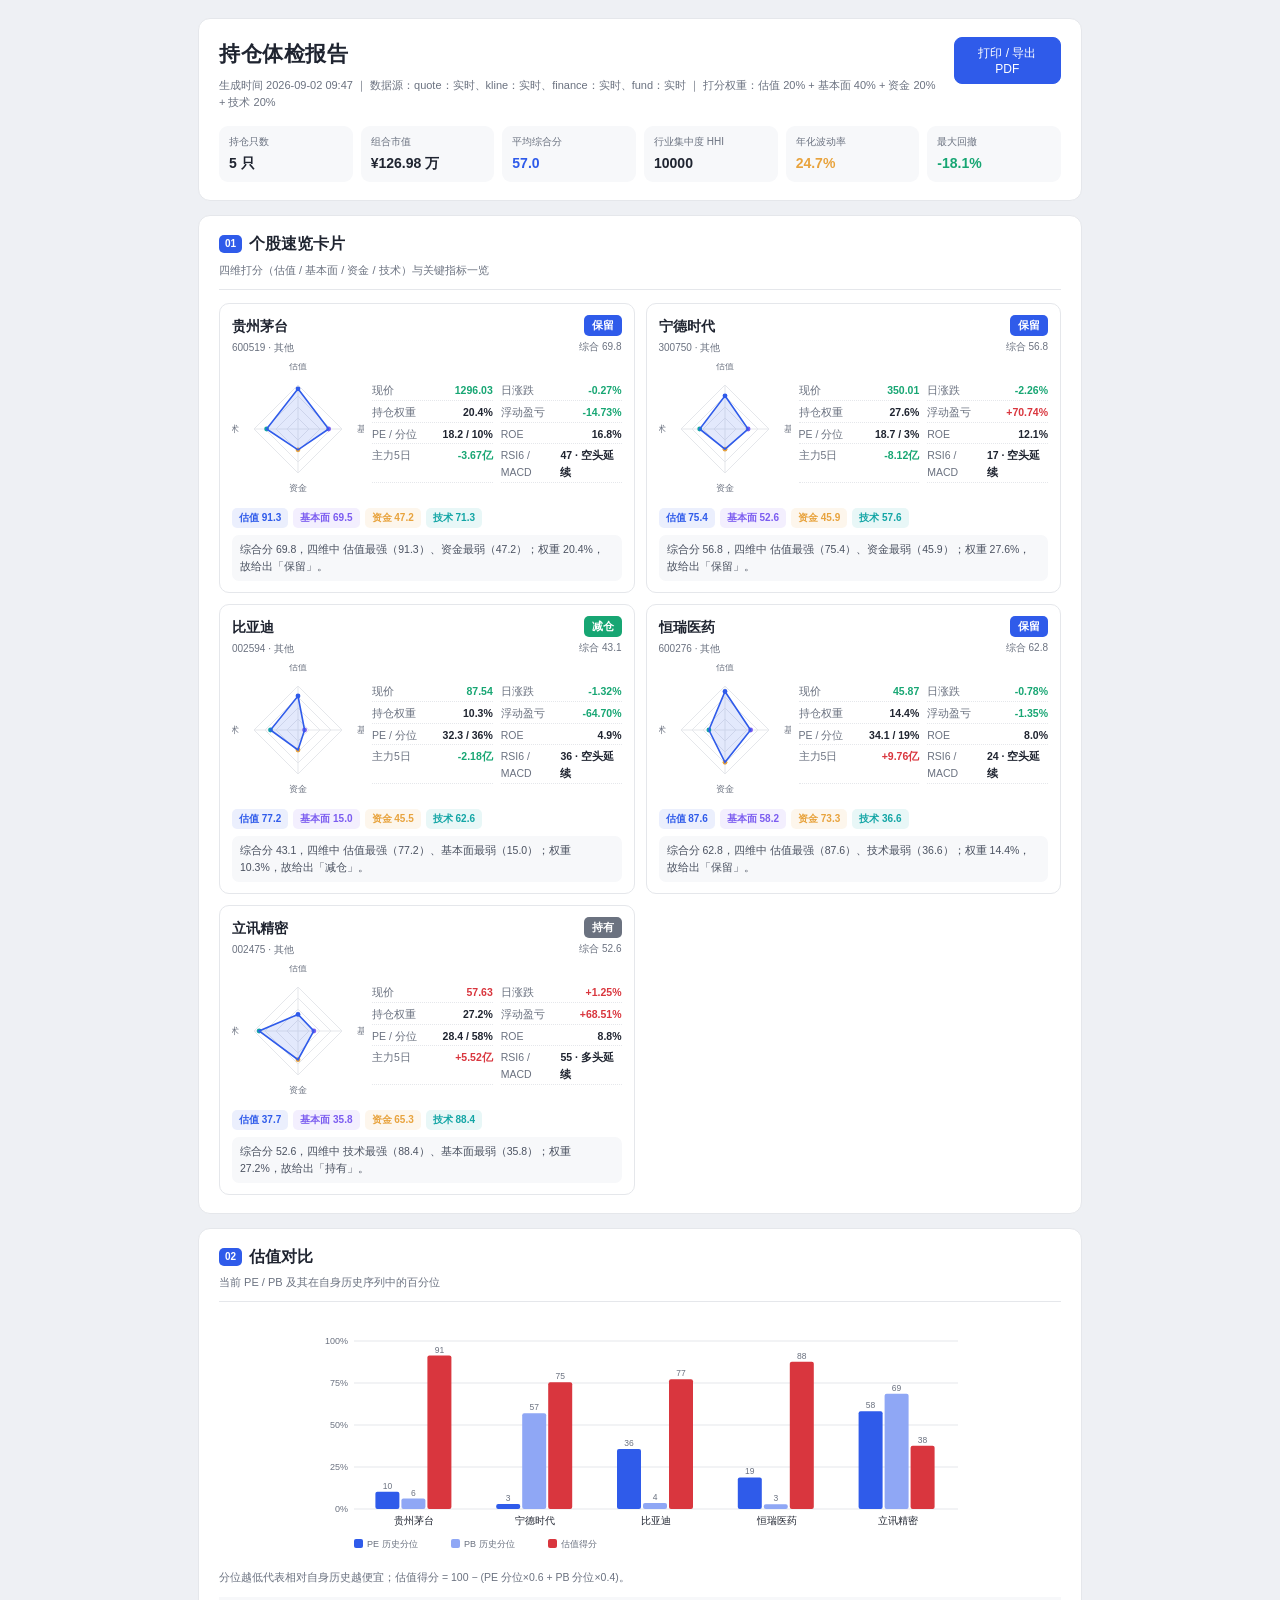
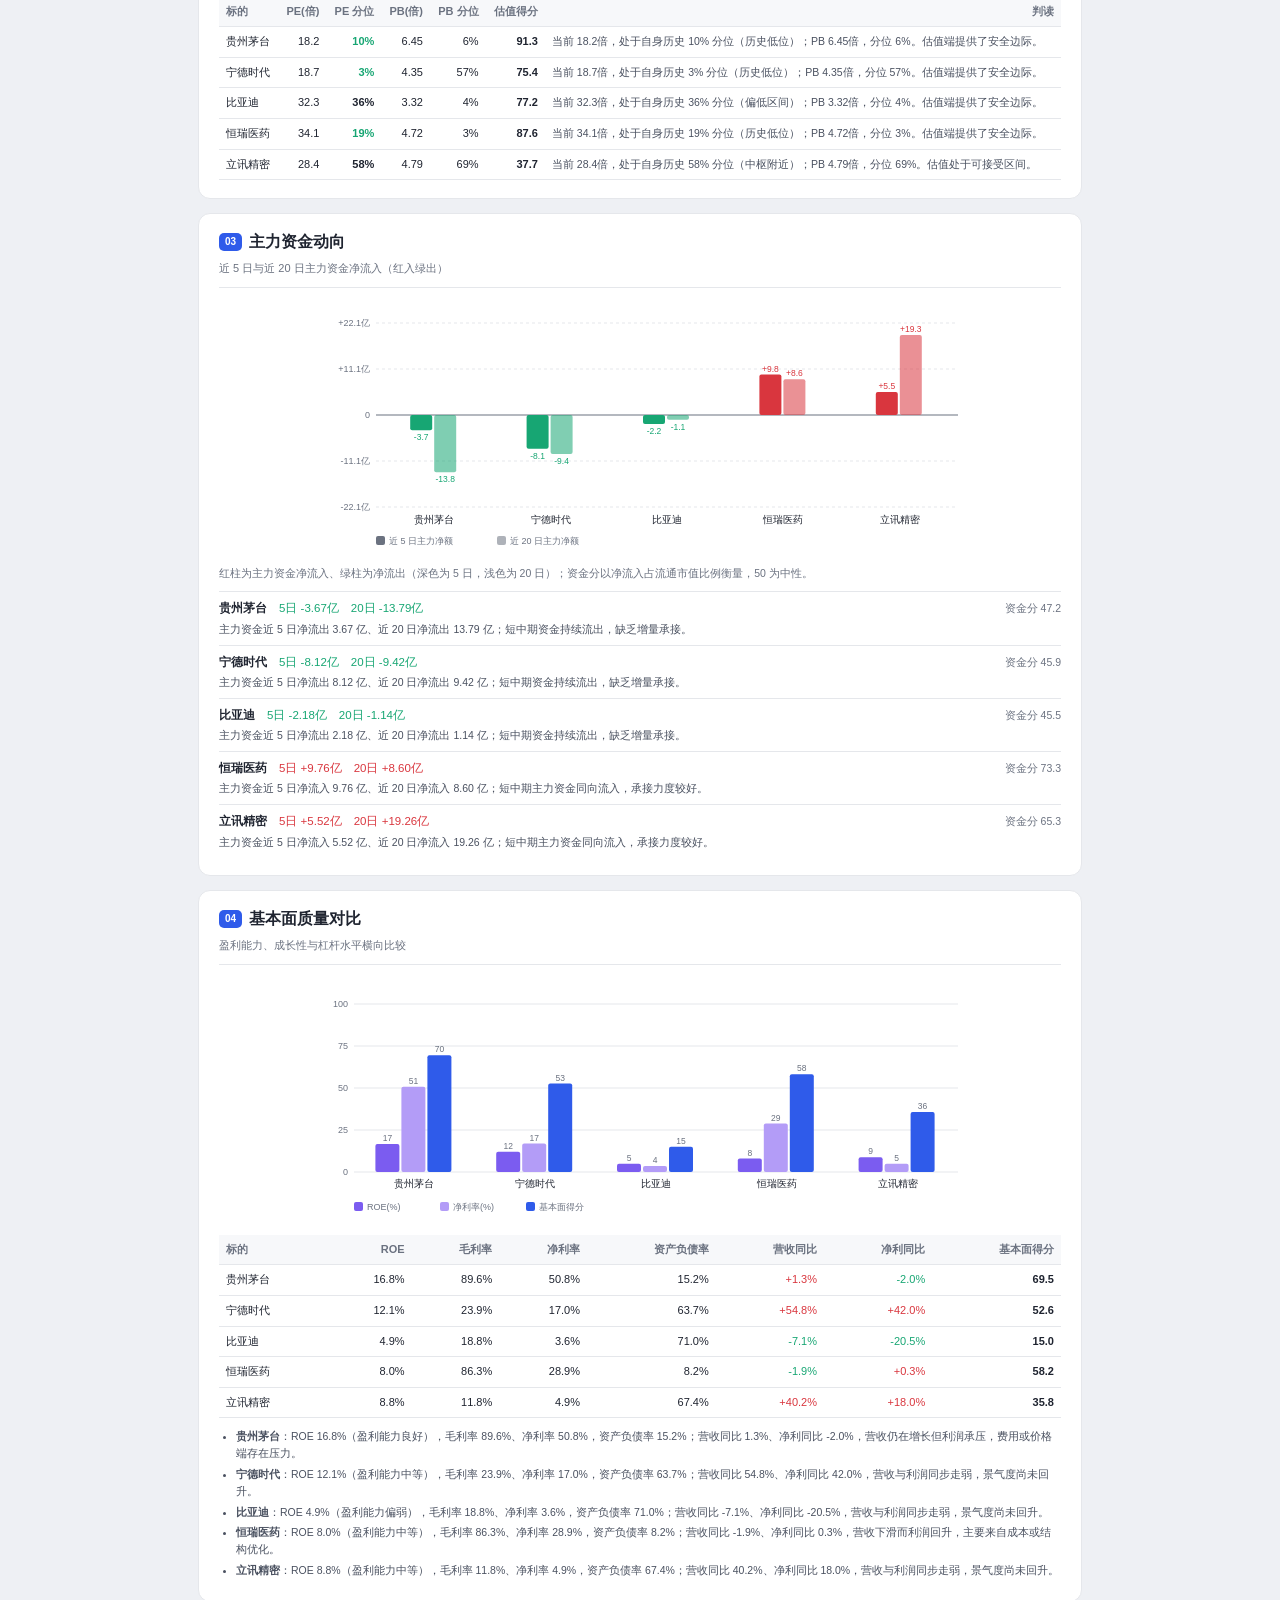
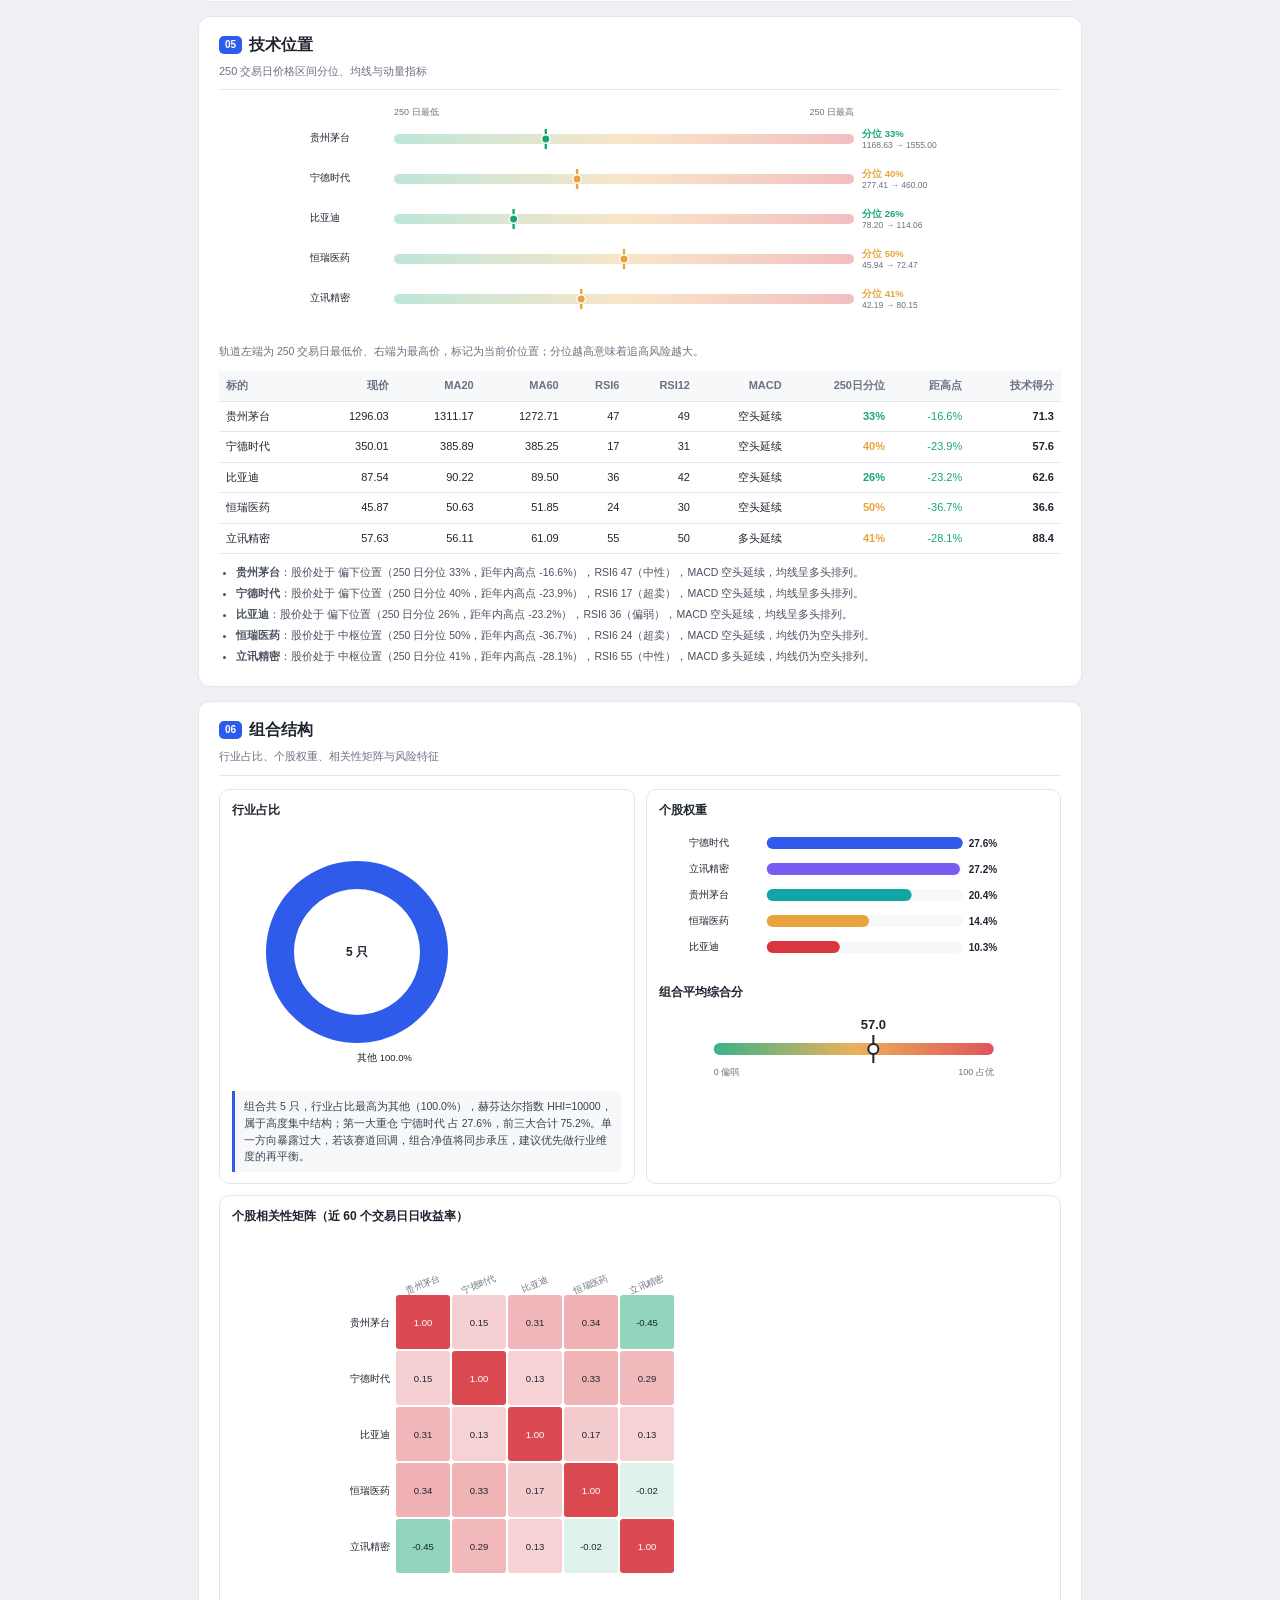
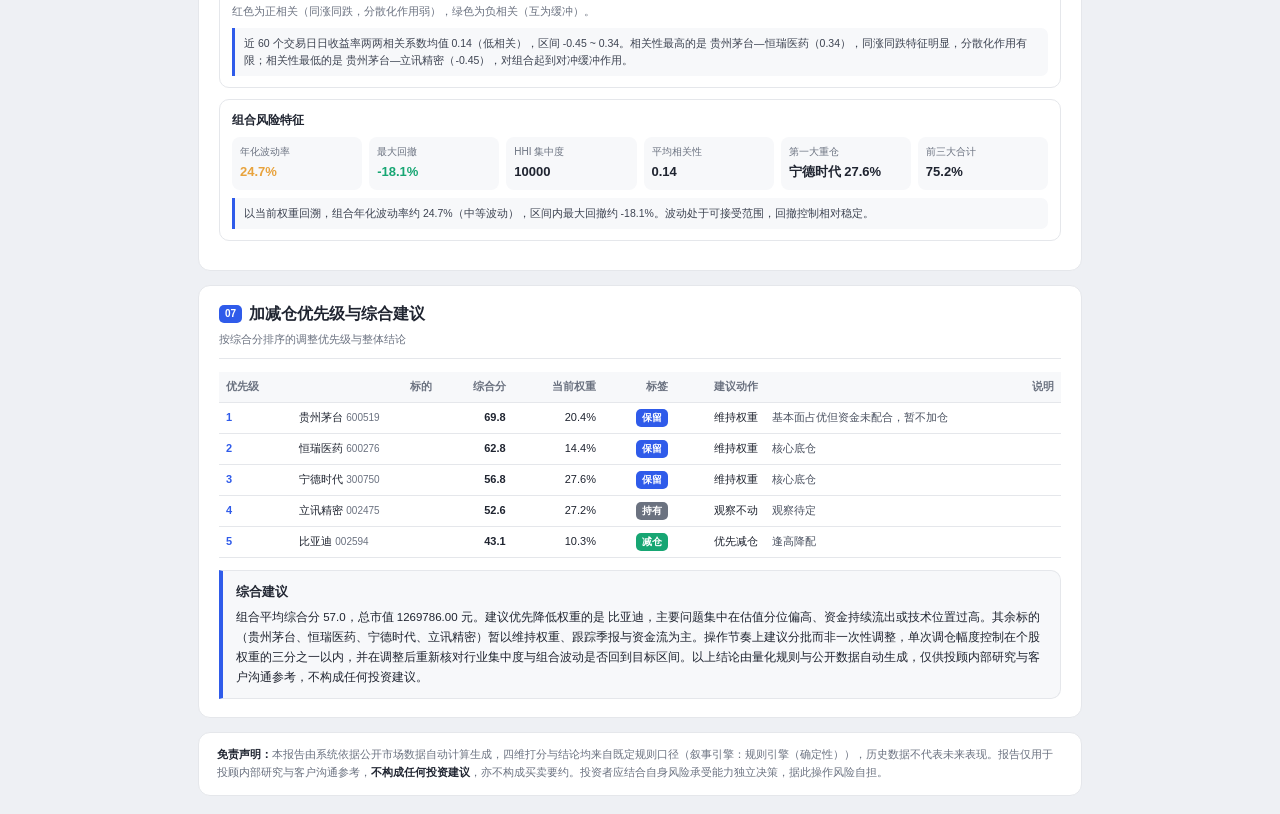
<file: _templates/_render_public.html>
<!doctype html>
<html lang="zh-CN"><head><meta charset="utf-8"/><meta name="viewport" content="width=device-width,initial-scale=1"/><title>持仓体检报告 · 2026-09-02</title><style>
:root{--ink:#1f2430;--sub:#6b7280;--line:#e5e7eb;--soft:#f7f8fa;
--up:#d9363e;--down:#17a673;--accent:#2f5bea;}
*{box-sizing:border-box;}
body{margin:0;background:#eef0f4;color:var(--ink);
font-family:"PingFang SC","Microsoft YaHei","Hiragino Sans GB","Source Han Sans SC",sans-serif;
font-size:12.5px;line-height:1.6;-webkit-print-color-adjust:exact;print-color-adjust:exact;}
.wrap{max-width:920px;margin:0 auto;padding:18px;}
.rp-head{background:#fff;border:1px solid var(--line);border-radius:12px;padding:18px 20px;margin-bottom:14px;}
.rp-title-row{display:flex;justify-content:space-between;align-items:flex-start;gap:12px;}
h1{margin:0;font-size:21px;letter-spacing:.5px;}
.rp-meta{margin:6px 0 0;color:var(--sub);font-size:11px;}
.rp-actions button{border:1px solid var(--accent);background:var(--accent);color:#fff;
border-radius:8px;padding:7px 14px;font-size:12px;cursor:pointer;}
.kpi-row{display:grid;grid-template-columns:repeat(6,1fr);gap:8px;margin-top:14px;}
.kpi{background:var(--soft);border-radius:9px;padding:8px 10px;display:flex;flex-direction:column;gap:2px;}
.kpi-l{font-size:10px;color:var(--sub);}
.kpi-v{font-size:14px;font-weight:700;}
.sec{background:#fff;border:1px solid var(--line);border-radius:12px;padding:16px 20px 18px;
margin-bottom:14px;page-break-inside:avoid;break-inside:avoid;}
.sec-head{border-bottom:1px solid var(--line);padding-bottom:9px;margin-bottom:13px;position:relative;}
.sec-idx{display:inline-block;background:var(--accent);color:#fff;font-size:10px;font-weight:700;
border-radius:5px;padding:1px 6px;margin-right:7px;vertical-align:2px;}
.sec-head h2{display:inline;font-size:15.5px;margin:0;}
.sec-sub{margin:5px 0 0;color:var(--sub);font-size:11px;}
.cards{display:grid;grid-template-columns:repeat(2,1fr);gap:11px;}
.card{border:1px solid var(--line);border-radius:10px;padding:11px 12px;background:#fff;
page-break-inside:avoid;break-inside:avoid;}
.card-top{display:flex;justify-content:space-between;align-items:flex-start;}
.card-id h3{margin:0;font-size:14px;}
.code{color:var(--sub);font-size:10px;}
.card-tag{text-align:right;}
.badge{display:inline-block;color:#fff;font-size:11px;font-weight:700;border-radius:5px;padding:2px 8px;}
.badge.sm{font-size:10px;padding:1px 6px;}
.score{display:block;font-size:10px;color:var(--sub);margin-top:3px;}
.card-mid{display:flex;gap:8px;align-items:center;margin-top:6px;}
.radar{flex:0 0 132px;}
.kvs{flex:1;display:grid;grid-template-columns:repeat(2,1fr);gap:2px 8px;}
.kv{display:flex;justify-content:space-between;font-size:10.5px;border-bottom:1px dotted var(--line);padding:1px 0;}
.kv span{color:var(--sub);}
.chips{display:flex;gap:5px;margin-top:7px;flex-wrap:wrap;}
.chip{font-size:10px;font-weight:600;border-radius:5px;padding:2px 7px;}
.card-note{margin:7px 0 0;font-size:10.5px;color:#4a5160;background:var(--soft);
border-radius:7px;padding:6px 8px;}
.tb{width:100%;border-collapse:collapse;margin-top:11px;font-size:11px;}
.tb th{background:var(--soft);color:var(--sub);font-weight:600;text-align:right;
padding:6px 7px;border-bottom:1px solid var(--line);white-space:nowrap;}
.tb td{text-align:right;padding:6px 7px;border-bottom:1px solid var(--line);}
.tb th:first-child,.tb td:first-child,.tb .nm{text-align:left;}
.tb .txt{text-align:left;color:#4a5160;font-size:10.5px;line-height:1.5;}
.tb .rk{text-align:center;font-weight:700;color:var(--accent);}
.hint{margin:8px 0 0;font-size:10.5px;color:var(--sub);}
.flow{list-style:none;padding:0;margin:10px 0 0;}
.flow li{border-top:1px solid var(--line);padding:7px 0;}
.fl-h{display:flex;gap:12px;align-items:baseline;font-size:11.5px;}
.fl-h .sc{margin-left:auto;color:var(--sub);font-size:10.5px;}
.flow p{margin:3px 0 0;font-size:10.5px;color:#4a5160;}
.reads{margin:10px 0 0;padding-left:17px;font-size:10.5px;color:#4a5160;}
.reads li{margin-bottom:4px;}
.grid2{display:grid;grid-template-columns:1fr 1fr;gap:11px;}
.panel{border:1px solid var(--line);border-radius:10px;padding:11px 12px;margin-bottom:11px;}
.panel h4{margin:0 0 7px;font-size:12px;}
.read{margin:8px 0 0;font-size:10.5px;color:#3d4351;background:var(--soft);
border-left:3px solid var(--accent);border-radius:0 7px 7px 0;padding:7px 9px;}
.riskrow{display:grid;grid-template-columns:repeat(6,1fr);gap:7px;}
.riskrow div{background:var(--soft);border-radius:8px;padding:7px 8px;display:flex;
flex-direction:column;gap:2px;}
.riskrow span{font-size:10px;color:var(--sub);}
.riskrow b{font-size:13px;}
.advice{margin-top:12px;border:1px solid var(--line);border-left:4px solid var(--accent);
border-radius:0 10px 10px 0;background:var(--soft);padding:11px 13px;}
.advice h4{margin:0 0 5px;font-size:12.5px;}
.advice p{margin:0;font-size:11.5px;line-height:1.75;}
.disc{background:#fff;border:1px solid var(--line);border-radius:12px;padding:13px 18px;
color:var(--sub);font-size:10.5px;line-height:1.7;}
.disc b{color:var(--ink);}
@media print{
  body{background:#fff;}
  .wrap{max-width:none;padding:0;}
  .no-print{display:none !important;}
  .sec,.rp-head,.disc{border-color:#dcdfe6;box-shadow:none;}
}
@page{size:A4;margin:12mm;}
</style></head><body><div class="wrap"><header class="rp-head"><div class="rp-title-row"><div><h1>持仓体检报告</h1><p class="rp-meta">生成时间 2026-09-02 09:47 ｜ 数据源：quote：实时、kline：实时、finance：实时、fund：实时 ｜ 打分权重：估值 20% + 基本面 40% + 资金 20% + 技术 20%</p></div><div class="rp-actions no-print"><button onclick="window.print()">打印 / 导出 PDF</button></div></div><div class="kpi-row"><div class="kpi"><span class="kpi-l">持仓只数</span><span class="kpi-v" style="color:#1f2430">5 只</span></div><div class="kpi"><span class="kpi-l">组合市值</span><span class="kpi-v" style="color:#1f2430">¥126.98 万</span></div><div class="kpi"><span class="kpi-l">平均综合分</span><span class="kpi-v" style="color:#2f5bea">57.0</span></div><div class="kpi"><span class="kpi-l">行业集中度 HHI</span><span class="kpi-v" style="color:#1f2430">10000</span></div><div class="kpi"><span class="kpi-l">年化波动率</span><span class="kpi-v" style="color:#e8a33d">24.7%</span></div><div class="kpi"><span class="kpi-l">最大回撤</span><span class="kpi-v" style="color:#17a673">-18.1%</span></div></div></header><section class="sec"><div class="sec-head"><span class="sec-idx">01</span><h2>个股速览卡片</h2><p class="sec-sub">四维打分（估值 / 基本面 / 资金 / 技术）与关键指标一览</p></div><div class="sec-body"><div class="cards"><article class="card"><div class="card-top"><div class="card-id"><h3>贵州茅台</h3><span class="code">600519 · 其他</span></div><div class="card-tag"><span class="badge" style="background:#2f5bea">保留</span><span class="score">综合 69.8</span></div></div><div class="card-mid"><div class="radar"><svg viewBox="0 0 132 132" width="132" height="132" role="img"><polygon points="66.0,55.0 77.0,66.0 66.0,77.0 55.0,66.0" fill="none" stroke="#e5e7eb" stroke-width="1"/><polygon points="66.0,44.0 88.0,66.0 66.0,88.0 44.0,66.0" fill="none" stroke="#e5e7eb" stroke-width="1"/><polygon points="66.0,33.0 99.0,66.0 66.0,99.0 33.0,66.0" fill="none" stroke="#e5e7eb" stroke-width="1"/><polygon points="66.0,22.0 110.0,66.0 66.0,110.0 22.0,66.0" fill="none" stroke="#e5e7eb" stroke-width="1"/><line x1="66.0" y1="66.0" x2="66.0" y2="22.0" stroke="#e5e7eb" stroke-width="1"/><line x1="66.0" y1="66.0" x2="110.0" y2="66.0" stroke="#e5e7eb" stroke-width="1"/><line x1="66.0" y1="66.0" x2="66.0" y2="110.0" stroke="#e5e7eb" stroke-width="1"/><line x1="66.0" y1="66.0" x2="22.0" y2="66.0" stroke="#e5e7eb" stroke-width="1"/><circle cx="66.0" cy="25.8" r="2.4" fill="#2f5bea"/><circle cx="96.6" cy="66.0" r="2.4" fill="#7b5cf0"/><circle cx="66.0" cy="86.8" r="2.4" fill="#e8a33d"/><circle cx="34.6" cy="66.0" r="2.4" fill="#12a5a5"/><polygon points="66.0,25.8 96.6,66.0 66.0,86.8 34.6,66.0" fill="#2f5bea22" stroke="#2f5bea" stroke-width="1.6"/><text x="66.0" y="6.0" text-anchor="middle" font-size="9" fill="#6b7280">估值</text><text x="125.0" y="69.0" text-anchor="start" font-size="9" fill="#6b7280">基本面</text><text x="66.0" y="128.0" text-anchor="middle" font-size="9" fill="#6b7280">资金</text><text x="7.0" y="69.0" text-anchor="end" font-size="9" fill="#6b7280">技术</text></svg></div><div class="kvs"><div class="kv"><span>现价</span><b style="color:#17a673">1296.03</b></div><div class="kv"><span>日涨跌</span><b style="color:#17a673">-0.27%</b></div><div class="kv"><span>持仓权重</span><b style="color:#1f2430">20.4%</b></div><div class="kv"><span>浮动盈亏</span><b style="color:#17a673">-14.73%</b></div><div class="kv"><span>PE / 分位</span><b style="color:#1f2430">18.2 / 10%</b></div><div class="kv"><span>ROE</span><b style="color:#1f2430">16.8%</b></div><div class="kv"><span>主力5日</span><b style="color:#17a673">-3.67亿</b></div><div class="kv"><span>RSI6 / MACD</span><b style="color:#1f2430">47 · 空头延续</b></div></div></div><div class="chips"><span class="chip" style="background:#2f5bea18;color:#2f5bea">估值 91.3</span><span class="chip" style="background:#7b5cf018;color:#7b5cf0">基本面 69.5</span><span class="chip" style="background:#e8a33d18;color:#e8a33d">资金 47.2</span><span class="chip" style="background:#12a5a518;color:#12a5a5">技术 71.3</span></div><p class="card-note">综合分 69.8，四维中 估值最强（91.3）、资金最弱（47.2）；权重 20.4%，故给出「保留」。</p></article><article class="card"><div class="card-top"><div class="card-id"><h3>宁德时代</h3><span class="code">300750 · 其他</span></div><div class="card-tag"><span class="badge" style="background:#2f5bea">保留</span><span class="score">综合 56.8</span></div></div><div class="card-mid"><div class="radar"><svg viewBox="0 0 132 132" width="132" height="132" role="img"><polygon points="66.0,55.0 77.0,66.0 66.0,77.0 55.0,66.0" fill="none" stroke="#e5e7eb" stroke-width="1"/><polygon points="66.0,44.0 88.0,66.0 66.0,88.0 44.0,66.0" fill="none" stroke="#e5e7eb" stroke-width="1"/><polygon points="66.0,33.0 99.0,66.0 66.0,99.0 33.0,66.0" fill="none" stroke="#e5e7eb" stroke-width="1"/><polygon points="66.0,22.0 110.0,66.0 66.0,110.0 22.0,66.0" fill="none" stroke="#e5e7eb" stroke-width="1"/><line x1="66.0" y1="66.0" x2="66.0" y2="22.0" stroke="#e5e7eb" stroke-width="1"/><line x1="66.0" y1="66.0" x2="110.0" y2="66.0" stroke="#e5e7eb" stroke-width="1"/><line x1="66.0" y1="66.0" x2="66.0" y2="110.0" stroke="#e5e7eb" stroke-width="1"/><line x1="66.0" y1="66.0" x2="22.0" y2="66.0" stroke="#e5e7eb" stroke-width="1"/><circle cx="66.0" cy="32.8" r="2.4" fill="#2f5bea"/><circle cx="89.1" cy="66.0" r="2.4" fill="#7b5cf0"/><circle cx="66.0" cy="86.2" r="2.4" fill="#e8a33d"/><circle cx="40.7" cy="66.0" r="2.4" fill="#12a5a5"/><polygon points="66.0,32.8 89.1,66.0 66.0,86.2 40.7,66.0" fill="#2f5bea22" stroke="#2f5bea" stroke-width="1.6"/><text x="66.0" y="6.0" text-anchor="middle" font-size="9" fill="#6b7280">估值</text><text x="125.0" y="69.0" text-anchor="start" font-size="9" fill="#6b7280">基本面</text><text x="66.0" y="128.0" text-anchor="middle" font-size="9" fill="#6b7280">资金</text><text x="7.0" y="69.0" text-anchor="end" font-size="9" fill="#6b7280">技术</text></svg></div><div class="kvs"><div class="kv"><span>现价</span><b style="color:#17a673">350.01</b></div><div class="kv"><span>日涨跌</span><b style="color:#17a673">-2.26%</b></div><div class="kv"><span>持仓权重</span><b style="color:#1f2430">27.6%</b></div><div class="kv"><span>浮动盈亏</span><b style="color:#d9363e">+70.74%</b></div><div class="kv"><span>PE / 分位</span><b style="color:#1f2430">18.7 / 3%</b></div><div class="kv"><span>ROE</span><b style="color:#1f2430">12.1%</b></div><div class="kv"><span>主力5日</span><b style="color:#17a673">-8.12亿</b></div><div class="kv"><span>RSI6 / MACD</span><b style="color:#1f2430">17 · 空头延续</b></div></div></div><div class="chips"><span class="chip" style="background:#2f5bea18;color:#2f5bea">估值 75.4</span><span class="chip" style="background:#7b5cf018;color:#7b5cf0">基本面 52.6</span><span class="chip" style="background:#e8a33d18;color:#e8a33d">资金 45.9</span><span class="chip" style="background:#12a5a518;color:#12a5a5">技术 57.6</span></div><p class="card-note">综合分 56.8，四维中 估值最强（75.4）、资金最弱（45.9）；权重 27.6%，故给出「保留」。</p></article><article class="card"><div class="card-top"><div class="card-id"><h3>比亚迪</h3><span class="code">002594 · 其他</span></div><div class="card-tag"><span class="badge" style="background:#17a673">减仓</span><span class="score">综合 43.1</span></div></div><div class="card-mid"><div class="radar"><svg viewBox="0 0 132 132" width="132" height="132" role="img"><polygon points="66.0,55.0 77.0,66.0 66.0,77.0 55.0,66.0" fill="none" stroke="#e5e7eb" stroke-width="1"/><polygon points="66.0,44.0 88.0,66.0 66.0,88.0 44.0,66.0" fill="none" stroke="#e5e7eb" stroke-width="1"/><polygon points="66.0,33.0 99.0,66.0 66.0,99.0 33.0,66.0" fill="none" stroke="#e5e7eb" stroke-width="1"/><polygon points="66.0,22.0 110.0,66.0 66.0,110.0 22.0,66.0" fill="none" stroke="#e5e7eb" stroke-width="1"/><line x1="66.0" y1="66.0" x2="66.0" y2="22.0" stroke="#e5e7eb" stroke-width="1"/><line x1="66.0" y1="66.0" x2="110.0" y2="66.0" stroke="#e5e7eb" stroke-width="1"/><line x1="66.0" y1="66.0" x2="66.0" y2="110.0" stroke="#e5e7eb" stroke-width="1"/><line x1="66.0" y1="66.0" x2="22.0" y2="66.0" stroke="#e5e7eb" stroke-width="1"/><circle cx="66.0" cy="32.0" r="2.4" fill="#2f5bea"/><circle cx="72.6" cy="66.0" r="2.4" fill="#7b5cf0"/><circle cx="66.0" cy="86.0" r="2.4" fill="#e8a33d"/><circle cx="38.5" cy="66.0" r="2.4" fill="#12a5a5"/><polygon points="66.0,32.0 72.6,66.0 66.0,86.0 38.5,66.0" fill="#2f5bea22" stroke="#2f5bea" stroke-width="1.6"/><text x="66.0" y="6.0" text-anchor="middle" font-size="9" fill="#6b7280">估值</text><text x="125.0" y="69.0" text-anchor="start" font-size="9" fill="#6b7280">基本面</text><text x="66.0" y="128.0" text-anchor="middle" font-size="9" fill="#6b7280">资金</text><text x="7.0" y="69.0" text-anchor="end" font-size="9" fill="#6b7280">技术</text></svg></div><div class="kvs"><div class="kv"><span>现价</span><b style="color:#17a673">87.54</b></div><div class="kv"><span>日涨跌</span><b style="color:#17a673">-1.32%</b></div><div class="kv"><span>持仓权重</span><b style="color:#1f2430">10.3%</b></div><div class="kv"><span>浮动盈亏</span><b style="color:#17a673">-64.70%</b></div><div class="kv"><span>PE / 分位</span><b style="color:#1f2430">32.3 / 36%</b></div><div class="kv"><span>ROE</span><b style="color:#1f2430">4.9%</b></div><div class="kv"><span>主力5日</span><b style="color:#17a673">-2.18亿</b></div><div class="kv"><span>RSI6 / MACD</span><b style="color:#1f2430">36 · 空头延续</b></div></div></div><div class="chips"><span class="chip" style="background:#2f5bea18;color:#2f5bea">估值 77.2</span><span class="chip" style="background:#7b5cf018;color:#7b5cf0">基本面 15.0</span><span class="chip" style="background:#e8a33d18;color:#e8a33d">资金 45.5</span><span class="chip" style="background:#12a5a518;color:#12a5a5">技术 62.6</span></div><p class="card-note">综合分 43.1，四维中 估值最强（77.2）、基本面最弱（15.0）；权重 10.3%，故给出「减仓」。</p></article><article class="card"><div class="card-top"><div class="card-id"><h3>恒瑞医药</h3><span class="code">600276 · 其他</span></div><div class="card-tag"><span class="badge" style="background:#2f5bea">保留</span><span class="score">综合 62.8</span></div></div><div class="card-mid"><div class="radar"><svg viewBox="0 0 132 132" width="132" height="132" role="img"><polygon points="66.0,55.0 77.0,66.0 66.0,77.0 55.0,66.0" fill="none" stroke="#e5e7eb" stroke-width="1"/><polygon points="66.0,44.0 88.0,66.0 66.0,88.0 44.0,66.0" fill="none" stroke="#e5e7eb" stroke-width="1"/><polygon points="66.0,33.0 99.0,66.0 66.0,99.0 33.0,66.0" fill="none" stroke="#e5e7eb" stroke-width="1"/><polygon points="66.0,22.0 110.0,66.0 66.0,110.0 22.0,66.0" fill="none" stroke="#e5e7eb" stroke-width="1"/><line x1="66.0" y1="66.0" x2="66.0" y2="22.0" stroke="#e5e7eb" stroke-width="1"/><line x1="66.0" y1="66.0" x2="110.0" y2="66.0" stroke="#e5e7eb" stroke-width="1"/><line x1="66.0" y1="66.0" x2="66.0" y2="110.0" stroke="#e5e7eb" stroke-width="1"/><line x1="66.0" y1="66.0" x2="22.0" y2="66.0" stroke="#e5e7eb" stroke-width="1"/><circle cx="66.0" cy="27.5" r="2.4" fill="#2f5bea"/><circle cx="91.6" cy="66.0" r="2.4" fill="#7b5cf0"/><circle cx="66.0" cy="98.3" r="2.4" fill="#e8a33d"/><circle cx="49.9" cy="66.0" r="2.4" fill="#12a5a5"/><polygon points="66.0,27.5 91.6,66.0 66.0,98.3 49.9,66.0" fill="#2f5bea22" stroke="#2f5bea" stroke-width="1.6"/><text x="66.0" y="6.0" text-anchor="middle" font-size="9" fill="#6b7280">估值</text><text x="125.0" y="69.0" text-anchor="start" font-size="9" fill="#6b7280">基本面</text><text x="66.0" y="128.0" text-anchor="middle" font-size="9" fill="#6b7280">资金</text><text x="7.0" y="69.0" text-anchor="end" font-size="9" fill="#6b7280">技术</text></svg></div><div class="kvs"><div class="kv"><span>现价</span><b style="color:#17a673">45.87</b></div><div class="kv"><span>日涨跌</span><b style="color:#17a673">-0.78%</b></div><div class="kv"><span>持仓权重</span><b style="color:#1f2430">14.4%</b></div><div class="kv"><span>浮动盈亏</span><b style="color:#17a673">-1.35%</b></div><div class="kv"><span>PE / 分位</span><b style="color:#1f2430">34.1 / 19%</b></div><div class="kv"><span>ROE</span><b style="color:#1f2430">8.0%</b></div><div class="kv"><span>主力5日</span><b style="color:#d9363e">+9.76亿</b></div><div class="kv"><span>RSI6 / MACD</span><b style="color:#1f2430">24 · 空头延续</b></div></div></div><div class="chips"><span class="chip" style="background:#2f5bea18;color:#2f5bea">估值 87.6</span><span class="chip" style="background:#7b5cf018;color:#7b5cf0">基本面 58.2</span><span class="chip" style="background:#e8a33d18;color:#e8a33d">资金 73.3</span><span class="chip" style="background:#12a5a518;color:#12a5a5">技术 36.6</span></div><p class="card-note">综合分 62.8，四维中 估值最强（87.6）、技术最弱（36.6）；权重 14.4%，故给出「保留」。</p></article><article class="card"><div class="card-top"><div class="card-id"><h3>立讯精密</h3><span class="code">002475 · 其他</span></div><div class="card-tag"><span class="badge" style="background:#6b7280">持有</span><span class="score">综合 52.6</span></div></div><div class="card-mid"><div class="radar"><svg viewBox="0 0 132 132" width="132" height="132" role="img"><polygon points="66.0,55.0 77.0,66.0 66.0,77.0 55.0,66.0" fill="none" stroke="#e5e7eb" stroke-width="1"/><polygon points="66.0,44.0 88.0,66.0 66.0,88.0 44.0,66.0" fill="none" stroke="#e5e7eb" stroke-width="1"/><polygon points="66.0,33.0 99.0,66.0 66.0,99.0 33.0,66.0" fill="none" stroke="#e5e7eb" stroke-width="1"/><polygon points="66.0,22.0 110.0,66.0 66.0,110.0 22.0,66.0" fill="none" stroke="#e5e7eb" stroke-width="1"/><line x1="66.0" y1="66.0" x2="66.0" y2="22.0" stroke="#e5e7eb" stroke-width="1"/><line x1="66.0" y1="66.0" x2="110.0" y2="66.0" stroke="#e5e7eb" stroke-width="1"/><line x1="66.0" y1="66.0" x2="66.0" y2="110.0" stroke="#e5e7eb" stroke-width="1"/><line x1="66.0" y1="66.0" x2="22.0" y2="66.0" stroke="#e5e7eb" stroke-width="1"/><circle cx="66.0" cy="49.4" r="2.4" fill="#2f5bea"/><circle cx="81.8" cy="66.0" r="2.4" fill="#7b5cf0"/><circle cx="66.0" cy="94.7" r="2.4" fill="#e8a33d"/><circle cx="27.1" cy="66.0" r="2.4" fill="#12a5a5"/><polygon points="66.0,49.4 81.8,66.0 66.0,94.7 27.1,66.0" fill="#2f5bea22" stroke="#2f5bea" stroke-width="1.6"/><text x="66.0" y="6.0" text-anchor="middle" font-size="9" fill="#6b7280">估值</text><text x="125.0" y="69.0" text-anchor="start" font-size="9" fill="#6b7280">基本面</text><text x="66.0" y="128.0" text-anchor="middle" font-size="9" fill="#6b7280">资金</text><text x="7.0" y="69.0" text-anchor="end" font-size="9" fill="#6b7280">技术</text></svg></div><div class="kvs"><div class="kv"><span>现价</span><b style="color:#d9363e">57.63</b></div><div class="kv"><span>日涨跌</span><b style="color:#d9363e">+1.25%</b></div><div class="kv"><span>持仓权重</span><b style="color:#1f2430">27.2%</b></div><div class="kv"><span>浮动盈亏</span><b style="color:#d9363e">+68.51%</b></div><div class="kv"><span>PE / 分位</span><b style="color:#1f2430">28.4 / 58%</b></div><div class="kv"><span>ROE</span><b style="color:#1f2430">8.8%</b></div><div class="kv"><span>主力5日</span><b style="color:#d9363e">+5.52亿</b></div><div class="kv"><span>RSI6 / MACD</span><b style="color:#1f2430">55 · 多头延续</b></div></div></div><div class="chips"><span class="chip" style="background:#2f5bea18;color:#2f5bea">估值 37.7</span><span class="chip" style="background:#7b5cf018;color:#7b5cf0">基本面 35.8</span><span class="chip" style="background:#e8a33d18;color:#e8a33d">资金 65.3</span><span class="chip" style="background:#12a5a518;color:#12a5a5">技术 88.4</span></div><p class="card-note">综合分 52.6，四维中 技术最强（88.4）、基本面最弱（35.8）；权重 27.2%，故给出「持有」。</p></article></div></div></section><section class="sec"><div class="sec-head"><span class="sec-idx">02</span><h2>估值对比</h2><p class="sec-sub">当前 PE / PB 及其在自身历史序列中的百分位</p></div><div class="sec-body"><svg viewBox="0 0 660 240" width="100%" height="240" role="img"><line x1="44" y1="194.0" x2="648" y2="194.0" stroke="#e5e7eb" stroke-width="1"/><text x="38" y="197.0" text-anchor="end" font-size="9" fill="#6b7280">0%</text><line x1="44" y1="152.0" x2="648" y2="152.0" stroke="#e5e7eb" stroke-width="1"/><text x="38" y="155.0" text-anchor="end" font-size="9" fill="#6b7280">25%</text><line x1="44" y1="110.0" x2="648" y2="110.0" stroke="#e5e7eb" stroke-width="1"/><text x="38" y="113.0" text-anchor="end" font-size="9" fill="#6b7280">50%</text><line x1="44" y1="68.0" x2="648" y2="68.0" stroke="#e5e7eb" stroke-width="1"/><text x="38" y="71.0" text-anchor="end" font-size="9" fill="#6b7280">75%</text><line x1="44" y1="26.0" x2="648" y2="26.0" stroke="#e5e7eb" stroke-width="1"/><text x="38" y="29.0" text-anchor="end" font-size="9" fill="#6b7280">100%</text><rect x="65.4" y="176.7" width="24.0" height="17.3" rx="2" fill="#2f5bea"/><text x="77.4" y="173.7" text-anchor="middle" font-size="8.5" fill="#6b7280">10</text><rect x="91.4" y="183.6" width="24.0" height="10.4" rx="2" fill="#8fa7f5"/><text x="103.4" y="180.6" text-anchor="middle" font-size="8.5" fill="#6b7280">6</text><rect x="117.4" y="40.6" width="24.0" height="153.4" rx="2" fill="#d9363e"/><text x="129.4" y="37.6" text-anchor="middle" font-size="8.5" fill="#6b7280">91</text><text x="104.4" y="209.0" text-anchor="middle" font-size="9.5" fill="#1f2430">贵州茅台</text><rect x="186.2" y="189.0" width="24.0" height="5.0" rx="2" fill="#2f5bea"/><text x="198.2" y="186.0" text-anchor="middle" font-size="8.5" fill="#6b7280">3</text><rect x="212.2" y="98.2" width="24.0" height="95.8" rx="2" fill="#8fa7f5"/><text x="224.2" y="95.2" text-anchor="middle" font-size="8.5" fill="#6b7280">57</text><rect x="238.2" y="67.3" width="24.0" height="126.7" rx="2" fill="#d9363e"/><text x="250.2" y="64.3" text-anchor="middle" font-size="8.5" fill="#6b7280">75</text><text x="225.2" y="209.0" text-anchor="middle" font-size="9.5" fill="#1f2430">宁德时代</text><rect x="307.0" y="134.0" width="24.0" height="60.0" rx="2" fill="#2f5bea"/><text x="319.0" y="131.0" text-anchor="middle" font-size="8.5" fill="#6b7280">36</text><rect x="333.0" y="188.0" width="24.0" height="6.0" rx="2" fill="#8fa7f5"/><text x="345.0" y="185.0" text-anchor="middle" font-size="8.5" fill="#6b7280">4</text><rect x="359.0" y="64.3" width="24.0" height="129.7" rx="2" fill="#d9363e"/><text x="371.0" y="61.3" text-anchor="middle" font-size="8.5" fill="#6b7280">77</text><text x="346.0" y="209.0" text-anchor="middle" font-size="9.5" fill="#1f2430">比亚迪</text><rect x="427.8" y="162.4" width="24.0" height="31.6" rx="2" fill="#2f5bea"/><text x="439.8" y="159.4" text-anchor="middle" font-size="8.5" fill="#6b7280">19</text><rect x="453.8" y="189.3" width="24.0" height="4.7" rx="2" fill="#8fa7f5"/><text x="465.8" y="186.3" text-anchor="middle" font-size="8.5" fill="#6b7280">3</text><rect x="479.8" y="46.8" width="24.0" height="147.2" rx="2" fill="#d9363e"/><text x="491.8" y="43.8" text-anchor="middle" font-size="8.5" fill="#6b7280">88</text><text x="466.8" y="209.0" text-anchor="middle" font-size="9.5" fill="#1f2430">恒瑞医药</text><rect x="548.6" y="96.2" width="24.0" height="97.8" rx="2" fill="#2f5bea"/><text x="560.6" y="93.2" text-anchor="middle" font-size="8.5" fill="#6b7280">58</text><rect x="574.6" y="78.8" width="24.0" height="115.2" rx="2" fill="#8fa7f5"/><text x="586.6" y="75.8" text-anchor="middle" font-size="8.5" fill="#6b7280">69</text><rect x="600.6" y="130.7" width="24.0" height="63.3" rx="2" fill="#d9363e"/><text x="612.6" y="127.7" text-anchor="middle" font-size="8.5" fill="#6b7280">38</text><text x="587.6" y="209.0" text-anchor="middle" font-size="9.5" fill="#1f2430">立讯精密</text><rect x="44" y="224" width="9" height="9" rx="2" fill="#2f5bea"/><text x="57" y="232" font-size="9" fill="#6b7280">PE 历史分位</text><rect x="141" y="224" width="9" height="9" rx="2" fill="#8fa7f5"/><text x="154" y="232" font-size="9" fill="#6b7280">PB 历史分位</text><rect x="238" y="224" width="9" height="9" rx="2" fill="#d9363e"/><text x="251" y="232" font-size="9" fill="#6b7280">估值得分</text></svg><p class="hint">分位越低代表相对自身历史越便宜；估值得分 = 100 − (PE 分位×0.6 + PB 分位×0.4)。</p><table class="tb"><thead><tr><th>标的</th><th>PE(倍)</th><th>PE 分位</th><th>PB(倍)</th><th>PB 分位</th><th>估值得分</th><th>判读</th></tr></thead><tbody><tr><td class="nm">贵州茅台</td><td>18.2</td><td style="color:#17a673;font-weight:600">10%</td><td>6.45</td><td>6%</td><td><b>91.3</b></td><td class="txt">当前 18.2倍，处于自身历史 10% 分位（历史低位）；PB 6.45倍，分位 6%。估值端提供了安全边际。</td></tr><tr><td class="nm">宁德时代</td><td>18.7</td><td style="color:#17a673;font-weight:600">3%</td><td>4.35</td><td>57%</td><td><b>75.4</b></td><td class="txt">当前 18.7倍，处于自身历史 3% 分位（历史低位）；PB 4.35倍，分位 57%。估值端提供了安全边际。</td></tr><tr><td class="nm">比亚迪</td><td>32.3</td><td style="color:#1f2430;font-weight:600">36%</td><td>3.32</td><td>4%</td><td><b>77.2</b></td><td class="txt">当前 32.3倍，处于自身历史 36% 分位（偏低区间）；PB 3.32倍，分位 4%。估值端提供了安全边际。</td></tr><tr><td class="nm">恒瑞医药</td><td>34.1</td><td style="color:#17a673;font-weight:600">19%</td><td>4.72</td><td>3%</td><td><b>87.6</b></td><td class="txt">当前 34.1倍，处于自身历史 19% 分位（历史低位）；PB 4.72倍，分位 3%。估值端提供了安全边际。</td></tr><tr><td class="nm">立讯精密</td><td>28.4</td><td style="color:#1f2430;font-weight:600">58%</td><td>4.79</td><td>69%</td><td><b>37.7</b></td><td class="txt">当前 28.4倍，处于自身历史 58% 分位（中枢附近）；PB 4.79倍，分位 69%。估值处于可接受区间。</td></tr></tbody></table></div></section><section class="sec"><div class="sec-head"><span class="sec-idx">03</span><h2>主力资金动向</h2><p class="sec-sub">近 5 日与近 20 日主力资金净流入（红入绿出）</p></div><div class="sec-body"><svg viewBox="0 0 660 250" width="100%" height="250" role="img"><line x1="66" y1="114.0" x2="648" y2="114.0" stroke="#6b7280" stroke-width="1.2"/><line x1="66" y1="68.0" x2="648" y2="68.0" stroke="#e5e7eb" stroke-width="1" stroke-dasharray="3 3"/><text x="60" y="71.0" text-anchor="end" font-size="9" fill="#6b7280">+11.1亿</text><line x1="66" y1="160.0" x2="648" y2="160.0" stroke="#e5e7eb" stroke-width="1" stroke-dasharray="3 3"/><text x="60" y="163.0" text-anchor="end" font-size="9" fill="#6b7280">-11.1亿</text><line x1="66" y1="22.0" x2="648" y2="22.0" stroke="#e5e7eb" stroke-width="1" stroke-dasharray="3 3"/><text x="60" y="25.0" text-anchor="end" font-size="9" fill="#6b7280">+22.1亿</text><line x1="66" y1="206.0" x2="648" y2="206.0" stroke="#e5e7eb" stroke-width="1" stroke-dasharray="3 3"/><text x="60" y="209.0" text-anchor="end" font-size="9" fill="#6b7280">-22.1亿</text><text x="60" y="117.0" text-anchor="end" font-size="9" fill="#6b7280">0</text><rect x="100.2" y="114.0" width="22.0" height="15.2" rx="2" fill="#17a673" opacity="1"/><text x="111.2" y="139.2" text-anchor="middle" font-size="8.5" fill="#17a673">-3.7</text><rect x="124.2" y="114.0" width="22.0" height="57.3" rx="2" fill="#17a673" opacity="0.55"/><text x="135.2" y="181.3" text-anchor="middle" font-size="8.5" fill="#17a673">-13.8</text><text x="124.2" y="222.0" text-anchor="middle" font-size="9.5" fill="#1f2430">贵州茅台</text><rect x="216.6" y="114.0" width="22.0" height="33.7" rx="2" fill="#17a673" opacity="1"/><text x="227.6" y="157.7" text-anchor="middle" font-size="8.5" fill="#17a673">-8.1</text><rect x="240.6" y="114.0" width="22.0" height="39.1" rx="2" fill="#17a673" opacity="0.55"/><text x="251.6" y="163.1" text-anchor="middle" font-size="8.5" fill="#17a673">-9.4</text><text x="240.6" y="222.0" text-anchor="middle" font-size="9.5" fill="#1f2430">宁德时代</text><rect x="333.0" y="114.0" width="22.0" height="9.1" rx="2" fill="#17a673" opacity="1"/><text x="344.0" y="133.1" text-anchor="middle" font-size="8.5" fill="#17a673">-2.2</text><rect x="357.0" y="114.0" width="22.0" height="4.7" rx="2" fill="#17a673" opacity="0.55"/><text x="368.0" y="128.7" text-anchor="middle" font-size="8.5" fill="#17a673">-1.1</text><text x="357.0" y="222.0" text-anchor="middle" font-size="9.5" fill="#1f2430">比亚迪</text><rect x="449.4" y="73.5" width="22.0" height="40.5" rx="2" fill="#d9363e" opacity="1"/><text x="460.4" y="70.5" text-anchor="middle" font-size="8.5" fill="#d9363e">+9.8</text><rect x="473.4" y="78.3" width="22.0" height="35.7" rx="2" fill="#d9363e" opacity="0.55"/><text x="484.4" y="75.3" text-anchor="middle" font-size="8.5" fill="#d9363e">+8.6</text><text x="473.4" y="222.0" text-anchor="middle" font-size="9.5" fill="#1f2430">恒瑞医药</text><rect x="565.8" y="91.1" width="22.0" height="22.9" rx="2" fill="#d9363e" opacity="1"/><text x="576.8" y="88.1" text-anchor="middle" font-size="8.5" fill="#d9363e">+5.5</text><rect x="589.8" y="34.0" width="22.0" height="80.0" rx="2" fill="#d9363e" opacity="0.55"/><text x="600.8" y="31.0" text-anchor="middle" font-size="8.5" fill="#d9363e">+19.3</text><text x="589.8" y="222.0" text-anchor="middle" font-size="9.5" fill="#1f2430">立讯精密</text><rect x="66" y="235" width="9" height="9" rx="2" fill="#6b7280" opacity="1"/><text x="79" y="243" font-size="9" fill="#6b7280">近 5 日主力净额</text><rect x="187" y="235" width="9" height="9" rx="2" fill="#6b7280" opacity="0.55"/><text x="200" y="243" font-size="9" fill="#6b7280">近 20 日主力净额</text></svg><p class="hint">红柱为主力资金净流入、绿柱为净流出（深色为 5 日，浅色为 20 日）；资金分以净流入占流通市值比例衡量，50 为中性。</p><ul class="flow"><li><div class="fl-h"><b>贵州茅台</b><span style="color:#17a673">5日 -3.67亿</span><span style="color:#17a673">20日 -13.79亿</span><span class="sc">资金分 47.2</span></div><p>主力资金近 5 日净流出 3.67 亿、近 20 日净流出 13.79 亿；短中期资金持续流出，缺乏增量承接。</p></li><li><div class="fl-h"><b>宁德时代</b><span style="color:#17a673">5日 -8.12亿</span><span style="color:#17a673">20日 -9.42亿</span><span class="sc">资金分 45.9</span></div><p>主力资金近 5 日净流出 8.12 亿、近 20 日净流出 9.42 亿；短中期资金持续流出，缺乏增量承接。</p></li><li><div class="fl-h"><b>比亚迪</b><span style="color:#17a673">5日 -2.18亿</span><span style="color:#17a673">20日 -1.14亿</span><span class="sc">资金分 45.5</span></div><p>主力资金近 5 日净流出 2.18 亿、近 20 日净流出 1.14 亿；短中期资金持续流出，缺乏增量承接。</p></li><li><div class="fl-h"><b>恒瑞医药</b><span style="color:#d9363e">5日 +9.76亿</span><span style="color:#d9363e">20日 +8.60亿</span><span class="sc">资金分 73.3</span></div><p>主力资金近 5 日净流入 9.76 亿、近 20 日净流入 8.60 亿；短中期主力资金同向流入，承接力度较好。</p></li><li><div class="fl-h"><b>立讯精密</b><span style="color:#d9363e">5日 +5.52亿</span><span style="color:#d9363e">20日 +19.26亿</span><span class="sc">资金分 65.3</span></div><p>主力资金近 5 日净流入 5.52 亿、近 20 日净流入 19.26 亿；短中期主力资金同向流入，承接力度较好。</p></li></ul></div></section><section class="sec"><div class="sec-head"><span class="sec-idx">04</span><h2>基本面质量对比</h2><p class="sec-sub">盈利能力、成长性与杠杆水平横向比较</p></div><div class="sec-body"><svg viewBox="0 0 660 240" width="100%" height="240" role="img"><line x1="44" y1="194.0" x2="648" y2="194.0" stroke="#e5e7eb" stroke-width="1"/><text x="38" y="197.0" text-anchor="end" font-size="9" fill="#6b7280">0</text><line x1="44" y1="152.0" x2="648" y2="152.0" stroke="#e5e7eb" stroke-width="1"/><text x="38" y="155.0" text-anchor="end" font-size="9" fill="#6b7280">25</text><line x1="44" y1="110.0" x2="648" y2="110.0" stroke="#e5e7eb" stroke-width="1"/><text x="38" y="113.0" text-anchor="end" font-size="9" fill="#6b7280">50</text><line x1="44" y1="68.0" x2="648" y2="68.0" stroke="#e5e7eb" stroke-width="1"/><text x="38" y="71.0" text-anchor="end" font-size="9" fill="#6b7280">75</text><line x1="44" y1="26.0" x2="648" y2="26.0" stroke="#e5e7eb" stroke-width="1"/><text x="38" y="29.0" text-anchor="end" font-size="9" fill="#6b7280">100</text><rect x="65.4" y="165.9" width="24.0" height="28.1" rx="2" fill="#7b5cf0"/><text x="77.4" y="162.9" text-anchor="middle" font-size="8.5" fill="#6b7280">17</text><rect x="91.4" y="108.7" width="24.0" height="85.3" rx="2" fill="#b39cf7"/><text x="103.4" y="105.7" text-anchor="middle" font-size="8.5" fill="#6b7280">51</text><rect x="117.4" y="77.2" width="24.0" height="116.8" rx="2" fill="#2f5bea"/><text x="129.4" y="74.2" text-anchor="middle" font-size="8.5" fill="#6b7280">70</text><text x="104.4" y="209.0" text-anchor="middle" font-size="9.5" fill="#1f2430">贵州茅台</text><rect x="186.2" y="173.7" width="24.0" height="20.3" rx="2" fill="#7b5cf0"/><text x="198.2" y="170.7" text-anchor="middle" font-size="8.5" fill="#6b7280">12</text><rect x="212.2" y="165.5" width="24.0" height="28.5" rx="2" fill="#b39cf7"/><text x="224.2" y="162.5" text-anchor="middle" font-size="8.5" fill="#6b7280">17</text><rect x="238.2" y="105.6" width="24.0" height="88.4" rx="2" fill="#2f5bea"/><text x="250.2" y="102.6" text-anchor="middle" font-size="8.5" fill="#6b7280">53</text><text x="225.2" y="209.0" text-anchor="middle" font-size="9.5" fill="#1f2430">宁德时代</text><rect x="307.0" y="185.8" width="24.0" height="8.2" rx="2" fill="#7b5cf0"/><text x="319.0" y="182.8" text-anchor="middle" font-size="8.5" fill="#6b7280">5</text><rect x="333.0" y="188.0" width="24.0" height="6.0" rx="2" fill="#b39cf7"/><text x="345.0" y="185.0" text-anchor="middle" font-size="8.5" fill="#6b7280">4</text><rect x="359.0" y="168.8" width="24.0" height="25.2" rx="2" fill="#2f5bea"/><text x="371.0" y="165.8" text-anchor="middle" font-size="8.5" fill="#6b7280">15</text><text x="346.0" y="209.0" text-anchor="middle" font-size="9.5" fill="#1f2430">比亚迪</text><rect x="427.8" y="180.5" width="24.0" height="13.5" rx="2" fill="#7b5cf0"/><text x="439.8" y="177.5" text-anchor="middle" font-size="8.5" fill="#6b7280">8</text><rect x="453.8" y="145.5" width="24.0" height="48.5" rx="2" fill="#b39cf7"/><text x="465.8" y="142.5" text-anchor="middle" font-size="8.5" fill="#6b7280">29</text><rect x="479.8" y="96.2" width="24.0" height="97.8" rx="2" fill="#2f5bea"/><text x="491.8" y="93.2" text-anchor="middle" font-size="8.5" fill="#6b7280">58</text><text x="466.8" y="209.0" text-anchor="middle" font-size="9.5" fill="#1f2430">恒瑞医药</text><rect x="548.6" y="179.3" width="24.0" height="14.7" rx="2" fill="#7b5cf0"/><text x="560.6" y="176.3" text-anchor="middle" font-size="8.5" fill="#6b7280">9</text><rect x="574.6" y="185.8" width="24.0" height="8.2" rx="2" fill="#b39cf7"/><text x="586.6" y="182.8" text-anchor="middle" font-size="8.5" fill="#6b7280">5</text><rect x="600.6" y="133.9" width="24.0" height="60.1" rx="2" fill="#2f5bea"/><text x="612.6" y="130.9" text-anchor="middle" font-size="8.5" fill="#6b7280">36</text><text x="587.6" y="209.0" text-anchor="middle" font-size="9.5" fill="#1f2430">立讯精密</text><rect x="44" y="224" width="9" height="9" rx="2" fill="#7b5cf0"/><text x="57" y="232" font-size="9" fill="#6b7280">ROE(%)</text><rect x="130" y="224" width="9" height="9" rx="2" fill="#b39cf7"/><text x="143" y="232" font-size="9" fill="#6b7280">净利率(%)</text><rect x="216" y="224" width="9" height="9" rx="2" fill="#2f5bea"/><text x="229" y="232" font-size="9" fill="#6b7280">基本面得分</text></svg><table class="tb"><thead><tr><th>标的</th><th>ROE</th><th>毛利率</th><th>净利率</th><th>资产负债率</th><th>营收同比</th><th>净利同比</th><th>基本面得分</th></tr></thead><tbody><tr><td class="nm">贵州茅台</td><td>16.8%</td><td>89.6%</td><td>50.8%</td><td>15.2%</td><td style="color:#d9363e">+1.3%</td><td style="color:#17a673">-2.0%</td><td><b>69.5</b></td></tr><tr><td class="nm">宁德时代</td><td>12.1%</td><td>23.9%</td><td>17.0%</td><td>63.7%</td><td style="color:#d9363e">+54.8%</td><td style="color:#d9363e">+42.0%</td><td><b>52.6</b></td></tr><tr><td class="nm">比亚迪</td><td>4.9%</td><td>18.8%</td><td>3.6%</td><td>71.0%</td><td style="color:#17a673">-7.1%</td><td style="color:#17a673">-20.5%</td><td><b>15.0</b></td></tr><tr><td class="nm">恒瑞医药</td><td>8.0%</td><td>86.3%</td><td>28.9%</td><td>8.2%</td><td style="color:#17a673">-1.9%</td><td style="color:#d9363e">+0.3%</td><td><b>58.2</b></td></tr><tr><td class="nm">立讯精密</td><td>8.8%</td><td>11.8%</td><td>4.9%</td><td>67.4%</td><td style="color:#d9363e">+40.2%</td><td style="color:#d9363e">+18.0%</td><td><b>35.8</b></td></tr></tbody></table><ul class="reads"><li><b>贵州茅台</b>：ROE 16.8%（盈利能力良好），毛利率 89.6%、净利率 50.8%，资产负债率 15.2%；营收同比 1.3%、净利同比 -2.0%，营收仍在增长但利润承压，费用或价格端存在压力。</li><li><b>宁德时代</b>：ROE 12.1%（盈利能力中等），毛利率 23.9%、净利率 17.0%，资产负债率 63.7%；营收同比 54.8%、净利同比 42.0%，营收与利润同步走弱，景气度尚未回升。</li><li><b>比亚迪</b>：ROE 4.9%（盈利能力偏弱），毛利率 18.8%、净利率 3.6%，资产负债率 71.0%；营收同比 -7.1%、净利同比 -20.5%，营收与利润同步走弱，景气度尚未回升。</li><li><b>恒瑞医药</b>：ROE 8.0%（盈利能力中等），毛利率 86.3%、净利率 28.9%，资产负债率 8.2%；营收同比 -1.9%、净利同比 0.3%，营收下滑而利润回升，主要来自成本或结构优化。</li><li><b>立讯精密</b>：ROE 8.8%（盈利能力中等），毛利率 11.8%、净利率 4.9%，资产负债率 67.4%；营收同比 40.2%、净利同比 18.0%，营收与利润同步走弱，景气度尚未回升。</li></ul></div></section><section class="sec"><div class="sec-head"><span class="sec-idx">05</span><h2>技术位置</h2><p class="sec-sub">250 交易日价格区间分位、均线与动量指标</p></div><div class="sec-body"><svg viewBox="0 0 660 226" width="100%" height="226" role="img"><defs><linearGradient id="posgrad" x1="0" y1="0" x2="1" y2="0"><stop offset="0%" stop-color="#17a673" stop-opacity="0.28"/><stop offset="50%" stop-color="#e8a33d" stop-opacity="0.28"/><stop offset="100%" stop-color="#d9363e" stop-opacity="0.32"/></linearGradient></defs><text x="84" y="12" font-size="9" fill="#6b7280">250 日最低</text><text x="544" y="12" text-anchor="end" font-size="9" fill="#6b7280">250 日最高</text><text x="0" y="38" font-size="10" fill="#1f2430">贵州茅台</text><rect x="84" y="31" width="460" height="10" rx="5" fill="url(#posgrad)"/><line x1="235.8" y1="26" x2="235.8" y2="46" stroke="#17a673" stroke-width="2.4"/><circle cx="235.8" cy="36" r="4.2" fill="#17a673" stroke="#fff" stroke-width="1.4"/><text x="552" y="34" font-size="9.5" font-weight="600" fill="#17a673">分位 33%</text><text x="552" y="45" font-size="8.5" fill="#6b7280">1168.63 → 1555.00</text><text x="0" y="78" font-size="10" fill="#1f2430">宁德时代</text><rect x="84" y="71" width="460" height="10" rx="5" fill="url(#posgrad)"/><line x1="267.1" y1="66" x2="267.1" y2="86" stroke="#e8a33d" stroke-width="2.4"/><circle cx="267.1" cy="76" r="4.2" fill="#e8a33d" stroke="#fff" stroke-width="1.4"/><text x="552" y="74" font-size="9.5" font-weight="600" fill="#e8a33d">分位 40%</text><text x="552" y="85" font-size="8.5" fill="#6b7280">277.41 → 460.00</text><text x="0" y="118" font-size="10" fill="#1f2430">比亚迪</text><rect x="84" y="111" width="460" height="10" rx="5" fill="url(#posgrad)"/><line x1="203.6" y1="106" x2="203.6" y2="126" stroke="#17a673" stroke-width="2.4"/><circle cx="203.6" cy="116" r="4.2" fill="#17a673" stroke="#fff" stroke-width="1.4"/><text x="552" y="114" font-size="9.5" font-weight="600" fill="#17a673">分位 26%</text><text x="552" y="125" font-size="8.5" fill="#6b7280">78.20 → 114.06</text><text x="0" y="158" font-size="10" fill="#1f2430">恒瑞医药</text><rect x="84" y="151" width="460" height="10" rx="5" fill="url(#posgrad)"/><line x1="314.0" y1="146" x2="314.0" y2="166" stroke="#e8a33d" stroke-width="2.4"/><circle cx="314.0" cy="156" r="4.2" fill="#e8a33d" stroke="#fff" stroke-width="1.4"/><text x="552" y="154" font-size="9.5" font-weight="600" fill="#e8a33d">分位 50%</text><text x="552" y="165" font-size="8.5" fill="#6b7280">45.94 → 72.47</text><text x="0" y="198" font-size="10" fill="#1f2430">立讯精密</text><rect x="84" y="191" width="460" height="10" rx="5" fill="url(#posgrad)"/><line x1="271.2" y1="186" x2="271.2" y2="206" stroke="#e8a33d" stroke-width="2.4"/><circle cx="271.2" cy="196" r="4.2" fill="#e8a33d" stroke="#fff" stroke-width="1.4"/><text x="552" y="194" font-size="9.5" font-weight="600" fill="#e8a33d">分位 41%</text><text x="552" y="205" font-size="8.5" fill="#6b7280">42.19 → 80.15</text></svg><p class="hint">轨道左端为 250 交易日最低价、右端为最高价，标记为当前价位置；分位越高意味着追高风险越大。</p><table class="tb"><thead><tr><th>标的</th><th>现价</th><th>MA20</th><th>MA60</th><th>RSI6</th><th>RSI12</th><th>MACD</th><th>250日分位</th><th>距高点</th><th>技术得分</th></tr></thead><tbody><tr><td class="nm">贵州茅台</td><td>1296.03</td><td>1311.17</td><td>1272.71</td><td>47</td><td>49</td><td>空头延续</td><td style="color:#17a673;font-weight:600">33%</td><td style="color:#17a673">-16.6%</td><td><b>71.3</b></td></tr><tr><td class="nm">宁德时代</td><td>350.01</td><td>385.89</td><td>385.25</td><td>17</td><td>31</td><td>空头延续</td><td style="color:#e8a33d;font-weight:600">40%</td><td style="color:#17a673">-23.9%</td><td><b>57.6</b></td></tr><tr><td class="nm">比亚迪</td><td>87.54</td><td>90.22</td><td>89.50</td><td>36</td><td>42</td><td>空头延续</td><td style="color:#17a673;font-weight:600">26%</td><td style="color:#17a673">-23.2%</td><td><b>62.6</b></td></tr><tr><td class="nm">恒瑞医药</td><td>45.87</td><td>50.63</td><td>51.85</td><td>24</td><td>30</td><td>空头延续</td><td style="color:#e8a33d;font-weight:600">50%</td><td style="color:#17a673">-36.7%</td><td><b>36.6</b></td></tr><tr><td class="nm">立讯精密</td><td>57.63</td><td>56.11</td><td>61.09</td><td>55</td><td>50</td><td>多头延续</td><td style="color:#e8a33d;font-weight:600">41%</td><td style="color:#17a673">-28.1%</td><td><b>88.4</b></td></tr></tbody></table><ul class="reads"><li><b>贵州茅台</b>：股价处于 偏下位置（250 日分位 33%，距年内高点 -16.6%），RSI6 47（中性），MACD 空头延续，均线呈多头排列。</li><li><b>宁德时代</b>：股价处于 偏下位置（250 日分位 40%，距年内高点 -23.9%），RSI6 17（超卖），MACD 空头延续，均线呈多头排列。</li><li><b>比亚迪</b>：股价处于 偏下位置（250 日分位 26%，距年内高点 -23.2%），RSI6 36（偏弱），MACD 空头延续，均线呈多头排列。</li><li><b>恒瑞医药</b>：股价处于 中枢位置（250 日分位 50%，距年内高点 -36.7%），RSI6 24（超卖），MACD 空头延续，均线仍为空头排列。</li><li><b>立讯精密</b>：股价处于 中枢位置（250 日分位 41%，距年内高点 -28.1%），RSI6 55（中性），MACD 多头延续，均线仍为空头排列。</li></ul></div></section><section class="sec"><div class="sec-head"><span class="sec-idx">06</span><h2>组合结构</h2><p class="sec-sub">行业占比、个股权重、相关性矩阵与风险特征</p></div><div class="sec-body"><div class="grid2"><div class="panel"><h4>行业占比</h4><svg viewBox="0 0 250 250" width="250" height="250" role="img"><path d="M125.00,34.00 A91.00,91.00 0 1 1 124.98,34.00 L124.99,62.00 A63.00,63.00 0 1 0 125.00,62.00 Z" fill="#2f5bea"/><text x="125.0" y="234.0" text-anchor="start" font-size="9.5" fill="#1f2430">其他 100.0%</text><text x="125.0" y="129.0" text-anchor="middle" font-size="12" font-weight="600" fill="#1f2430">5 只</text></svg><p class="read">组合共 5 只，行业占比最高为其他（100.0%），赫芬达尔指数 HHI=10000，属于高度集中结构；第一大重仓 宁德时代 占 27.6%，前三大合计 75.2%。单一方向暴露过大，若该赛道回调，组合净值将同步承压，建议优先做行业维度的再平衡。</p></div><div class="panel"><h4>个股权重</h4><svg viewBox="0 0 330 140" width="100%" height="140" role="img"><text x="0" y="19" font-size="10" fill="#1f2430">宁德时代</text><rect x="78" y="10" width="196" height="12" rx="6" fill="#f7f8fa"/><rect x="78" y="10" width="196.0" height="12" rx="6" fill="#2f5bea"/><text x="280" y="20" font-size="10" font-weight="600" fill="#1f2430">27.6%</text><text x="0" y="45" font-size="10" fill="#1f2430">立讯精密</text><rect x="78" y="36" width="196" height="12" rx="6" fill="#f7f8fa"/><rect x="78" y="36" width="193.2" height="12" rx="6" fill="#7b5cf0"/><text x="280" y="46" font-size="10" font-weight="600" fill="#1f2430">27.2%</text><text x="0" y="71" font-size="10" fill="#1f2430">贵州茅台</text><rect x="78" y="62" width="196" height="12" rx="6" fill="#f7f8fa"/><rect x="78" y="62" width="144.9" height="12" rx="6" fill="#12a5a5"/><text x="280" y="72" font-size="10" font-weight="600" fill="#1f2430">20.4%</text><text x="0" y="97" font-size="10" fill="#1f2430">恒瑞医药</text><rect x="78" y="88" width="196" height="12" rx="6" fill="#f7f8fa"/><rect x="78" y="88" width="102.3" height="12" rx="6" fill="#e8a33d"/><text x="280" y="98" font-size="10" font-weight="600" fill="#1f2430">14.4%</text><text x="0" y="123" font-size="10" fill="#1f2430">比亚迪</text><rect x="78" y="114" width="196" height="12" rx="6" fill="#f7f8fa"/><rect x="78" y="114" width="73.1" height="12" rx="6" fill="#d9363e"/><text x="280" y="124" font-size="10" font-weight="600" fill="#1f2430">10.3%</text></svg><h4 style="margin-top:10px">组合平均综合分</h4><svg viewBox="0 0 300 74" width="100%" height="74" role="img"><defs><linearGradient id="gg" x1="0" y1="0" x2="1" y2="0"><stop offset="0%" stop-color="#17a673"/><stop offset="50%" stop-color="#e8a33d"/><stop offset="100%" stop-color="#d9363e"/></linearGradient></defs><rect x="10" y="34" width="280" height="12" rx="6" fill="url(#gg)" opacity="0.85"/><line x1="169.6" y1="26" x2="169.6" y2="54" stroke="#1f2430" stroke-width="2"/><circle cx="169.6" cy="40" r="5" fill="#fff" stroke="#1f2430" stroke-width="2"/><text x="169.6" y="20" text-anchor="middle" font-size="13" font-weight="700" fill="#1f2430">57.0</text><text x="10" y="66" font-size="9" fill="#6b7280">0 偏弱</text><text x="290" y="66" text-anchor="end" font-size="9" fill="#6b7280">100 占优</text></svg></div></div><div class="panel"><h4>个股相关性矩阵（近 60 个交易日日收益率）</h4><svg viewBox="0 0 660 356" width="100%" height="356" role="img"><text x="114.0" y="54" text-anchor="middle" font-size="9" fill="#6b7280" transform="rotate(-22 114.0 54)">贵州茅台</text><text x="170.0" y="54" text-anchor="middle" font-size="9" fill="#6b7280" transform="rotate(-22 170.0 54)">宁德时代</text><text x="226.0" y="54" text-anchor="middle" font-size="9" fill="#6b7280" transform="rotate(-22 226.0 54)">比亚迪</text><text x="282.0" y="54" text-anchor="middle" font-size="9" fill="#6b7280" transform="rotate(-22 282.0 54)">恒瑞医药</text><text x="338.0" y="54" text-anchor="middle" font-size="9" fill="#6b7280" transform="rotate(-22 338.0 54)">立讯精密</text><text x="80" y="93.0" text-anchor="end" font-size="9.5" fill="#1f2430">贵州茅台</text><rect x="86.0" y="62.0" width="54.0" height="54.0" rx="3" fill="rgb(220,74,81)"/><text x="113.0" y="93.0" text-anchor="middle" font-size="9.5" fill="#ffffff">1.00</text><rect x="142.0" y="62.0" width="54.0" height="54.0" rx="3" fill="rgb(245,207,209)"/><text x="169.0" y="93.0" text-anchor="middle" font-size="9.5" fill="#1f2430">0.15</text><rect x="198.0" y="62.0" width="54.0" height="54.0" rx="3" fill="rgb(241,182,185)"/><text x="225.0" y="93.0" text-anchor="middle" font-size="9.5" fill="#1f2430">0.31</text><rect x="254.0" y="62.0" width="54.0" height="54.0" rx="3" fill="rgb(240,177,180)"/><text x="281.0" y="93.0" text-anchor="middle" font-size="9.5" fill="#1f2430">0.34</text><rect x="310.0" y="62.0" width="54.0" height="54.0" rx="3" fill="rgb(145,213,189)"/><text x="337.0" y="93.0" text-anchor="middle" font-size="9.5" fill="#1f2430">-0.45</text><text x="80" y="149.0" text-anchor="end" font-size="9.5" fill="#1f2430">宁德时代</text><rect x="86.0" y="118.0" width="54.0" height="54.0" rx="3" fill="rgb(245,207,209)"/><text x="113.0" y="149.0" text-anchor="middle" font-size="9.5" fill="#1f2430">0.15</text><rect x="142.0" y="118.0" width="54.0" height="54.0" rx="3" fill="rgb(220,74,81)"/><text x="169.0" y="149.0" text-anchor="middle" font-size="9.5" fill="#ffffff">1.00</text><rect x="198.0" y="118.0" width="54.0" height="54.0" rx="3" fill="rgb(246,210,212)"/><text x="225.0" y="149.0" text-anchor="middle" font-size="9.5" fill="#1f2430">0.13</text><rect x="254.0" y="118.0" width="54.0" height="54.0" rx="3" fill="rgb(240,179,182)"/><text x="281.0" y="149.0" text-anchor="middle" font-size="9.5" fill="#1f2430">0.33</text><rect x="310.0" y="118.0" width="54.0" height="54.0" rx="3" fill="rgb(241,185,188)"/><text x="337.0" y="149.0" text-anchor="middle" font-size="9.5" fill="#1f2430">0.29</text><text x="80" y="205.0" text-anchor="end" font-size="9.5" fill="#1f2430">比亚迪</text><rect x="86.0" y="174.0" width="54.0" height="54.0" rx="3" fill="rgb(241,182,185)"/><text x="113.0" y="205.0" text-anchor="middle" font-size="9.5" fill="#1f2430">0.31</text><rect x="142.0" y="174.0" width="54.0" height="54.0" rx="3" fill="rgb(246,210,212)"/><text x="169.0" y="205.0" text-anchor="middle" font-size="9.5" fill="#1f2430">0.13</text><rect x="198.0" y="174.0" width="54.0" height="54.0" rx="3" fill="rgb(220,74,81)"/><text x="225.0" y="205.0" text-anchor="middle" font-size="9.5" fill="#ffffff">1.00</text><rect x="254.0" y="174.0" width="54.0" height="54.0" rx="3" fill="rgb(245,204,206)"/><text x="281.0" y="205.0" text-anchor="middle" font-size="9.5" fill="#1f2430">0.17</text><rect x="310.0" y="174.0" width="54.0" height="54.0" rx="3" fill="rgb(246,210,212)"/><text x="337.0" y="205.0" text-anchor="middle" font-size="9.5" fill="#1f2430">0.13</text><text x="80" y="261.0" text-anchor="end" font-size="9.5" fill="#1f2430">恒瑞医药</text><rect x="86.0" y="230.0" width="54.0" height="54.0" rx="3" fill="rgb(240,177,180)"/><text x="113.0" y="261.0" text-anchor="middle" font-size="9.5" fill="#1f2430">0.34</text><rect x="142.0" y="230.0" width="54.0" height="54.0" rx="3" fill="rgb(240,179,182)"/><text x="169.0" y="261.0" text-anchor="middle" font-size="9.5" fill="#1f2430">0.33</text><rect x="198.0" y="230.0" width="54.0" height="54.0" rx="3" fill="rgb(245,204,206)"/><text x="225.0" y="261.0" text-anchor="middle" font-size="9.5" fill="#1f2430">0.17</text><rect x="254.0" y="230.0" width="54.0" height="54.0" rx="3" fill="rgb(220,74,81)"/><text x="281.0" y="261.0" text-anchor="middle" font-size="9.5" fill="#ffffff">1.00</text><rect x="310.0" y="230.0" width="54.0" height="54.0" rx="3" fill="rgb(223,242,236)"/><text x="337.0" y="261.0" text-anchor="middle" font-size="9.5" fill="#1f2430">-0.02</text><text x="80" y="317.0" text-anchor="end" font-size="9.5" fill="#1f2430">立讯精密</text><rect x="86.0" y="286.0" width="54.0" height="54.0" rx="3" fill="rgb(145,213,189)"/><text x="113.0" y="317.0" text-anchor="middle" font-size="9.5" fill="#1f2430">-0.45</text><rect x="142.0" y="286.0" width="54.0" height="54.0" rx="3" fill="rgb(241,185,188)"/><text x="169.0" y="317.0" text-anchor="middle" font-size="9.5" fill="#1f2430">0.29</text><rect x="198.0" y="286.0" width="54.0" height="54.0" rx="3" fill="rgb(246,210,212)"/><text x="225.0" y="317.0" text-anchor="middle" font-size="9.5" fill="#1f2430">0.13</text><rect x="254.0" y="286.0" width="54.0" height="54.0" rx="3" fill="rgb(223,242,236)"/><text x="281.0" y="317.0" text-anchor="middle" font-size="9.5" fill="#1f2430">-0.02</text><rect x="310.0" y="286.0" width="54.0" height="54.0" rx="3" fill="rgb(220,74,81)"/><text x="337.0" y="317.0" text-anchor="middle" font-size="9.5" fill="#ffffff">1.00</text></svg><p class="hint">红色为正相关（同涨同跌，分散化作用弱），绿色为负相关（互为缓冲）。</p><p class="read">近 60 个交易日日收益率两两相关系数均值 0.14（低相关），区间 -0.45 ~ 0.34。相关性最高的是 贵州茅台—恒瑞医药（0.34），同涨同跌特征明显，分散化作用有限；相关性最低的是 贵州茅台—立讯精密（-0.45），对组合起到对冲缓冲作用。</p></div><div class="panel risk"><h4>组合风险特征</h4><div class="riskrow"><div><span>年化波动率</span><b style="color:#e8a33d">24.7%</b></div><div><span>最大回撤</span><b style="color:#17a673">-18.1%</b></div><div><span>HHI 集中度</span><b>10000</b></div><div><span>平均相关性</span><b>0.14</b></div><div><span>第一大重仓</span><b>宁德时代 27.6%</b></div><div><span>前三大合计</span><b>75.2%</b></div></div><p class="read">以当前权重回溯，组合年化波动率约 24.7%（中等波动），区间内最大回撤约 -18.1%。波动处于可接受范围，回撤控制相对稳定。</p></div></div></section><section class="sec"><div class="sec-head"><span class="sec-idx">07</span><h2>加减仓优先级与综合建议</h2><p class="sec-sub">按综合分排序的调整优先级与整体结论</p></div><div class="sec-body"><table class="tb"><thead><tr><th>优先级</th><th>标的</th><th>综合分</th><th>当前权重</th><th>标签</th><th>建议动作</th><th>说明</th></tr></thead><tbody><tr><td class="rk">1</td><td class="nm">贵州茅台 <span class="code">600519</span></td><td><b>69.8</b></td><td>20.4%</td><td><span class="badge sm" style="background:#2f5bea">保留</span></td><td>维持权重</td><td class="txt">基本面占优但资金未配合，暂不加仓</td></tr><tr><td class="rk">2</td><td class="nm">恒瑞医药 <span class="code">600276</span></td><td><b>62.8</b></td><td>14.4%</td><td><span class="badge sm" style="background:#2f5bea">保留</span></td><td>维持权重</td><td class="txt">核心底仓</td></tr><tr><td class="rk">3</td><td class="nm">宁德时代 <span class="code">300750</span></td><td><b>56.8</b></td><td>27.6%</td><td><span class="badge sm" style="background:#2f5bea">保留</span></td><td>维持权重</td><td class="txt">核心底仓</td></tr><tr><td class="rk">4</td><td class="nm">立讯精密 <span class="code">002475</span></td><td><b>52.6</b></td><td>27.2%</td><td><span class="badge sm" style="background:#6b7280">持有</span></td><td>观察不动</td><td class="txt">观察待定</td></tr><tr><td class="rk">5</td><td class="nm">比亚迪 <span class="code">002594</span></td><td><b>43.1</b></td><td>10.3%</td><td><span class="badge sm" style="background:#17a673">减仓</span></td><td>优先减仓</td><td class="txt">逢高降配</td></tr></tbody></table><div class="advice"><h4>综合建议</h4><p>组合平均综合分 57.0，总市值 1269786.00 元。建议优先降低权重的是 比亚迪，主要问题集中在估值分位偏高、资金持续流出或技术位置过高。其余标的（贵州茅台、恒瑞医药、宁德时代、立讯精密）暂以维持权重、跟踪季报与资金流为主。操作节奏上建议分批而非一次性调整，单次调仓幅度控制在个股权重的三分之一以内，并在调整后重新核对行业集中度与组合波动是否回到目标区间。以上结论由量化规则与公开数据自动生成，仅供投顾内部研究与客户沟通参考，不构成任何投资建议。</p></div></div></section><div class="disc"><b>免责声明：</b>本报告由系统依据公开市场数据自动计算生成，四维打分与结论均来自既定规则口径（叙事引擎：规则引擎（确定性）），历史数据不代表未来表现。报告仅用于投顾内部研究与客户沟通参考，<b>不构成任何投资建议</b>，亦不构成买卖要约。投资者应结合自身风险承受能力独立决策，据此操作风险自担。</div></div></body></html>
</file>
